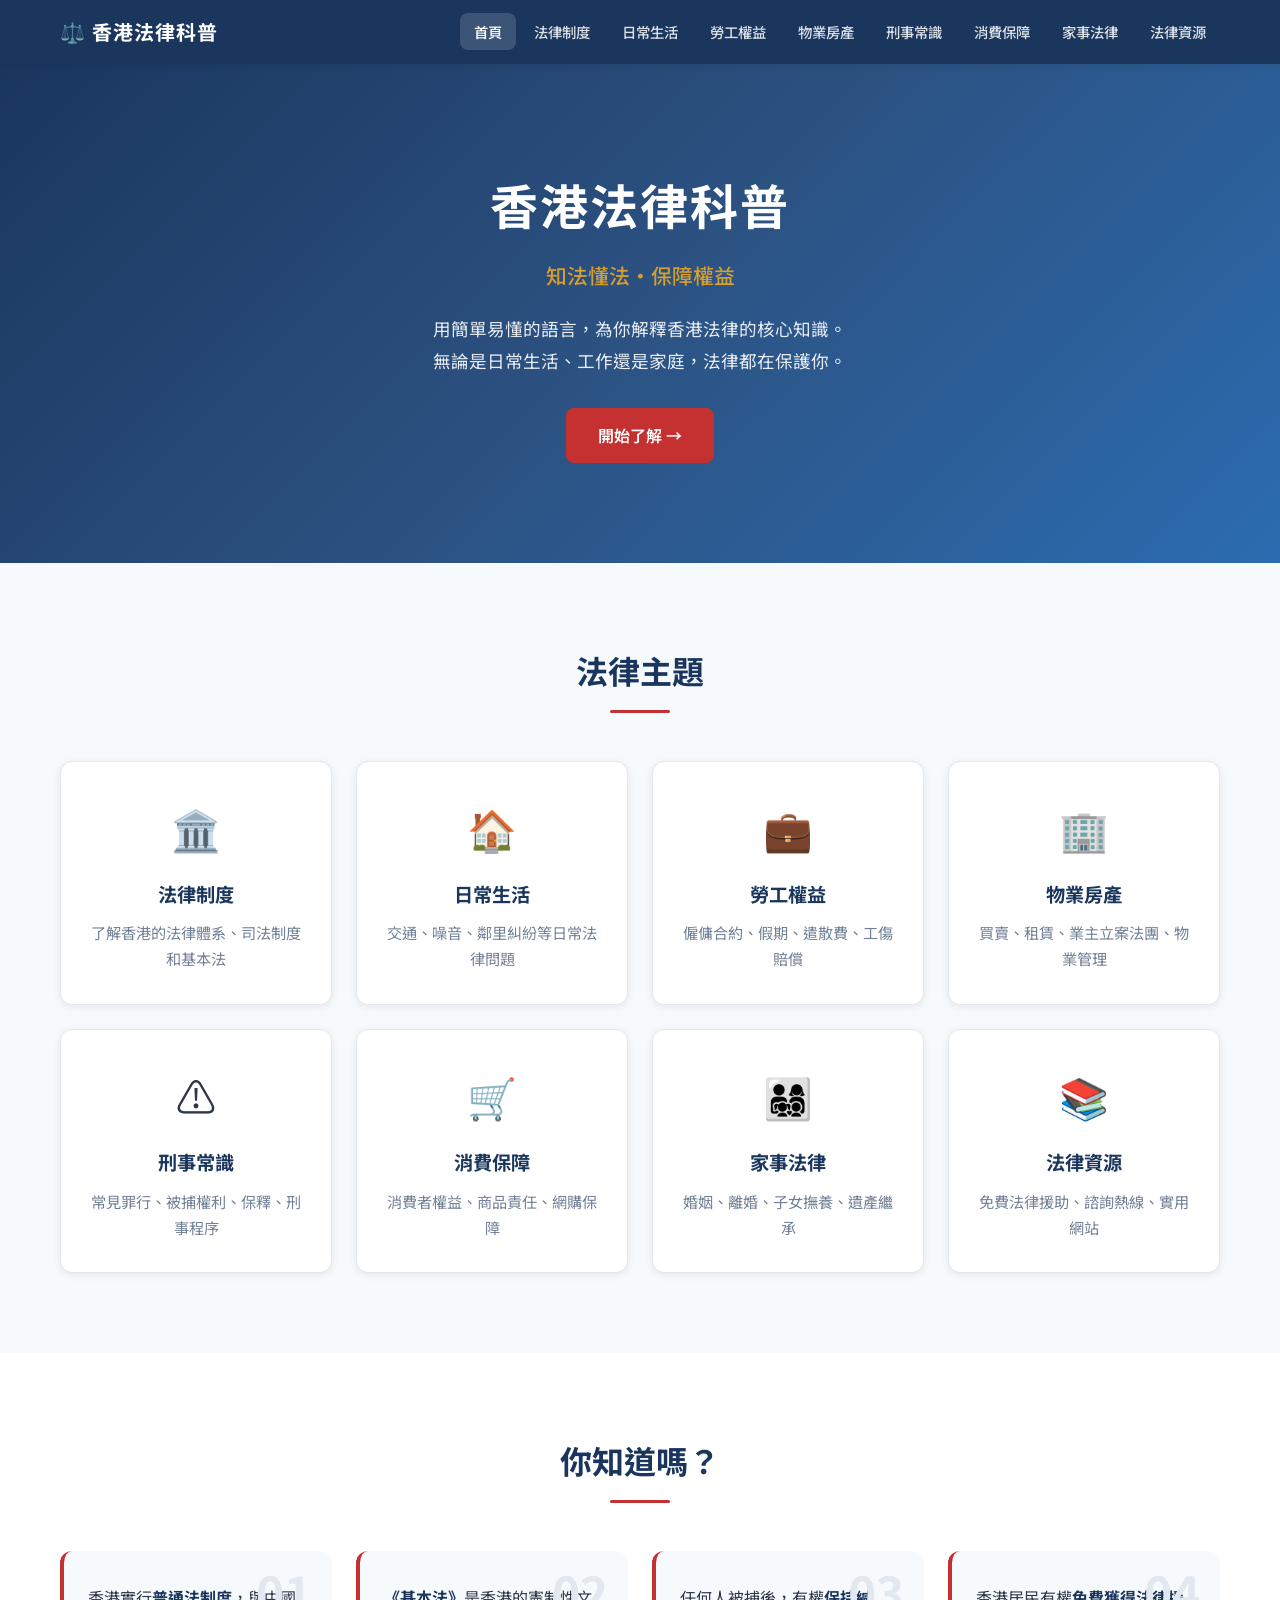
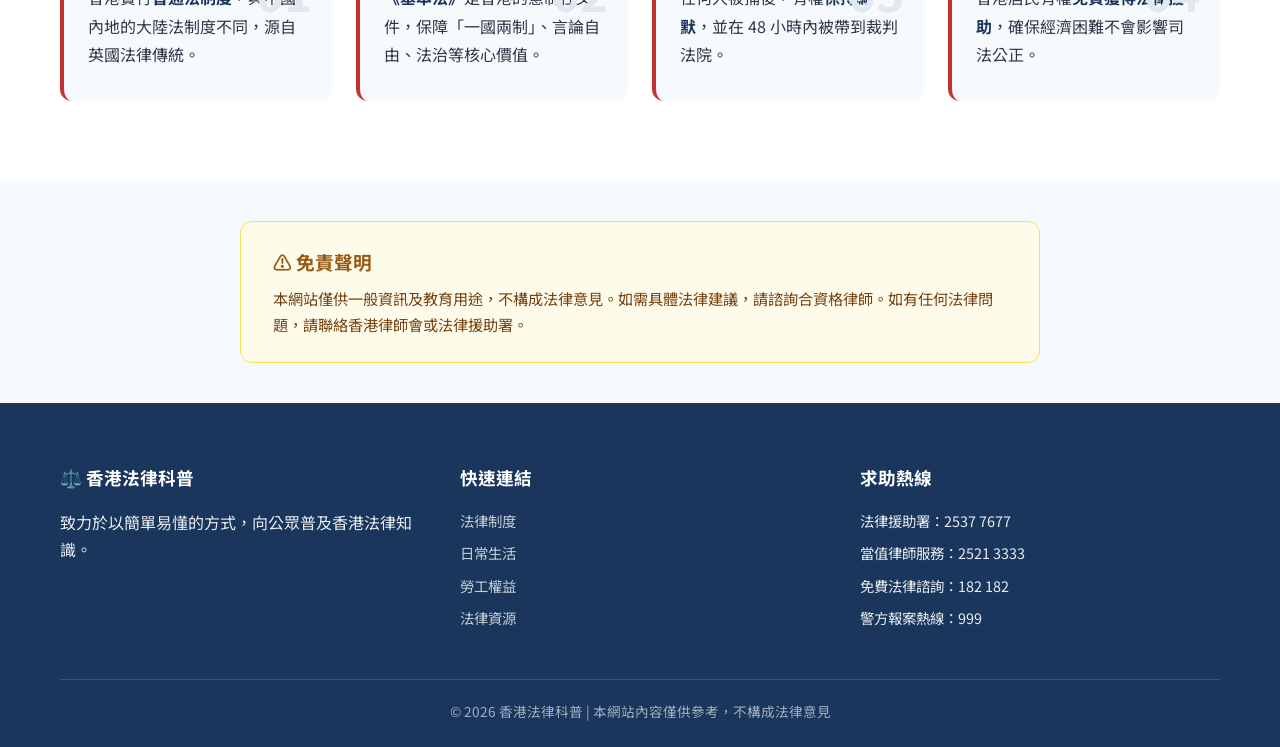
<file: index.html>
<!DOCTYPE html>
<html lang="zh-Hant">
<head>
  <meta charset="UTF-8">
  <meta name="viewport" content="width=device-width, initial-scale=1.0">
  <title>香港法律科普 - 知法懂法・保障權益</title>
  <link rel="stylesheet" href="css/style.css">
  <link rel="preconnect" href="https://fonts.googleapis.com">
  <link href="https://fonts.googleapis.com/css2?family=Noto+Sans+TC:wght@300;400;500;700&display=swap" rel="stylesheet">
</head>
<body>
  <!-- Navigation -->
  <nav class="navbar">
    <div class="container">
      <a href="index.html" class="logo">⚖️ 香港法律科普</a>
      <button class="nav-toggle" id="navToggle" aria-label="選單">
        <span></span><span></span><span></span>
      </button>
      <ul class="nav-links" id="navLinks">
        <li><a href="index.html" class="active">首頁</a></li>
        <li><a href="pages/legal-system.html">法律制度</a></li>
        <li><a href="pages/daily-law.html">日常生活</a></li>
        <li><a href="pages/employment.html">勞工權益</a></li>
        <li><a href="pages/property.html">物業房產</a></li>
        <li><a href="pages/criminal.html">刑事常識</a></li>
        <li><a href="pages/consumer.html">消費保障</a></li>
        <li><a href="pages/family.html">家事法律</a></li>
        <li><a href="pages/resources.html">法律資源</a></li>
      </ul>
    </div>
  </nav>

  <!-- Hero Section -->
  <header class="hero">
    <div class="container">
      <h1>香港法律科普</h1>
      <p class="hero-subtitle">知法懂法・保障權益</p>
      <p class="hero-desc">用簡單易懂的語言，為你解釋香港法律的核心知識。<br>無論是日常生活、工作還是家庭，法律都在保護你。</p>
      <a href="pages/legal-system.html" class="btn btn-primary">開始了解 →</a>
    </div>
  </header>

  <!-- Quick Access Cards -->
  <section class="topics">
    <div class="container">
      <h2 class="section-title">法律主題</h2>
      <div class="card-grid">
        <a href="pages/legal-system.html" class="topic-card">
          <span class="card-icon">🏛️</span>
          <h3>法律制度</h3>
          <p>了解香港的法律體系、司法制度和基本法</p>
        </a>
        <a href="pages/daily-law.html" class="topic-card">
          <span class="card-icon">🏠</span>
          <h3>日常生活</h3>
          <p>交通、噪音、鄰里糾紛等日常法律問題</p>
        </a>
        <a href="pages/employment.html" class="topic-card">
          <span class="card-icon">💼</span>
          <h3>勞工權益</h3>
          <p>僱傭合約、假期、遣散費、工傷賠償</p>
        </a>
        <a href="pages/property.html" class="topic-card">
          <span class="card-icon">🏢</span>
          <h3>物業房產</h3>
          <p>買賣、租賃、業主立案法團、物業管理</p>
        </a>
        <a href="pages/criminal.html" class="topic-card">
          <span class="card-icon">⚠️</span>
          <h3>刑事常識</h3>
          <p>常見罪行、被捕權利、保釋、刑事程序</p>
        </a>
        <a href="pages/consumer.html" class="topic-card">
          <span class="card-icon">🛒</span>
          <h3>消費保障</h3>
          <p>消費者權益、商品責任、網購保障</p>
        </a>
        <a href="pages/family.html" class="topic-card">
          <span class="card-icon">👨‍👩‍👧‍👦</span>
          <h3>家事法律</h3>
          <p>婚姻、離婚、子女撫養、遺產繼承</p>
        </a>
        <a href="pages/resources.html" class="topic-card">
          <span class="card-icon">📚</span>
          <h3>法律資源</h3>
          <p>免費法律援助、諮詢熱線、實用網站</p>
        </a>
      </div>
    </div>
  </section>

  <!-- Did You Know -->
  <section class="did-you-know">
    <div class="container">
      <h2 class="section-title">你知道嗎？</h2>
      <div class="facts-grid">
        <div class="fact-card">
          <span class="fact-number">01</span>
          <p>香港實行<strong>普通法制度</strong>，與中國內地的大陸法制度不同，源自英國法律傳統。</p>
        </div>
        <div class="fact-card">
          <span class="fact-number">02</span>
          <p><strong>《基本法》</strong>是香港的憲制性文件，保障「一國兩制」、言論自由、法治等核心價值。</p>
        </div>
        <div class="fact-card">
          <span class="fact-number">03</span>
          <p>任何人被捕後，有權<strong>保持緘默</strong>，並在 48 小時內被帶到裁判法院。</p>
        </div>
        <div class="fact-card">
          <span class="fact-number">04</span>
          <p>香港居民有權<strong>免費獲得法律援助</strong>，確保經濟困難不會影響司法公正。</p>
        </div>
      </div>
    </div>
  </section>

  <!-- Disclaimer -->
  <section class="disclaimer-section">
    <div class="container">
      <div class="disclaimer-box">
        <h3>⚠️ 免責聲明</h3>
        <p>本網站僅供一般資訊及教育用途，不構成法律意見。如需具體法律建議，請諮詢合資格律師。如有任何法律問題，請聯絡香港律師會或法律援助署。</p>
      </div>
    </div>
  </section>

  <!-- Footer -->
  <footer class="footer">
    <div class="container">
      <div class="footer-grid">
        <div>
          <h4>⚖️ 香港法律科普</h4>
          <p>致力於以簡單易懂的方式，向公眾普及香港法律知識。</p>
        </div>
        <div>
          <h4>快速連結</h4>
          <ul>
            <li><a href="pages/legal-system.html">法律制度</a></li>
            <li><a href="pages/daily-law.html">日常生活</a></li>
            <li><a href="pages/employment.html">勞工權益</a></li>
            <li><a href="pages/resources.html">法律資源</a></li>
          </ul>
        </div>
        <div>
          <h4>求助熱線</h4>
          <ul>
            <li>法律援助署：2537 7677</li>
            <li>當值律師服務：2521 3333</li>
            <li>免費法律諮詢：182 182</li>
            <li>警方報案熱線：999</li>
          </ul>
        </div>
      </div>
      <div class="footer-bottom">
        <p>© 2026 香港法律科普 | 本網站內容僅供參考，不構成法律意見</p>
      </div>
    </div>
  </footer>

  <script src="js/main.js"></script>
</body>
</html>
</file>
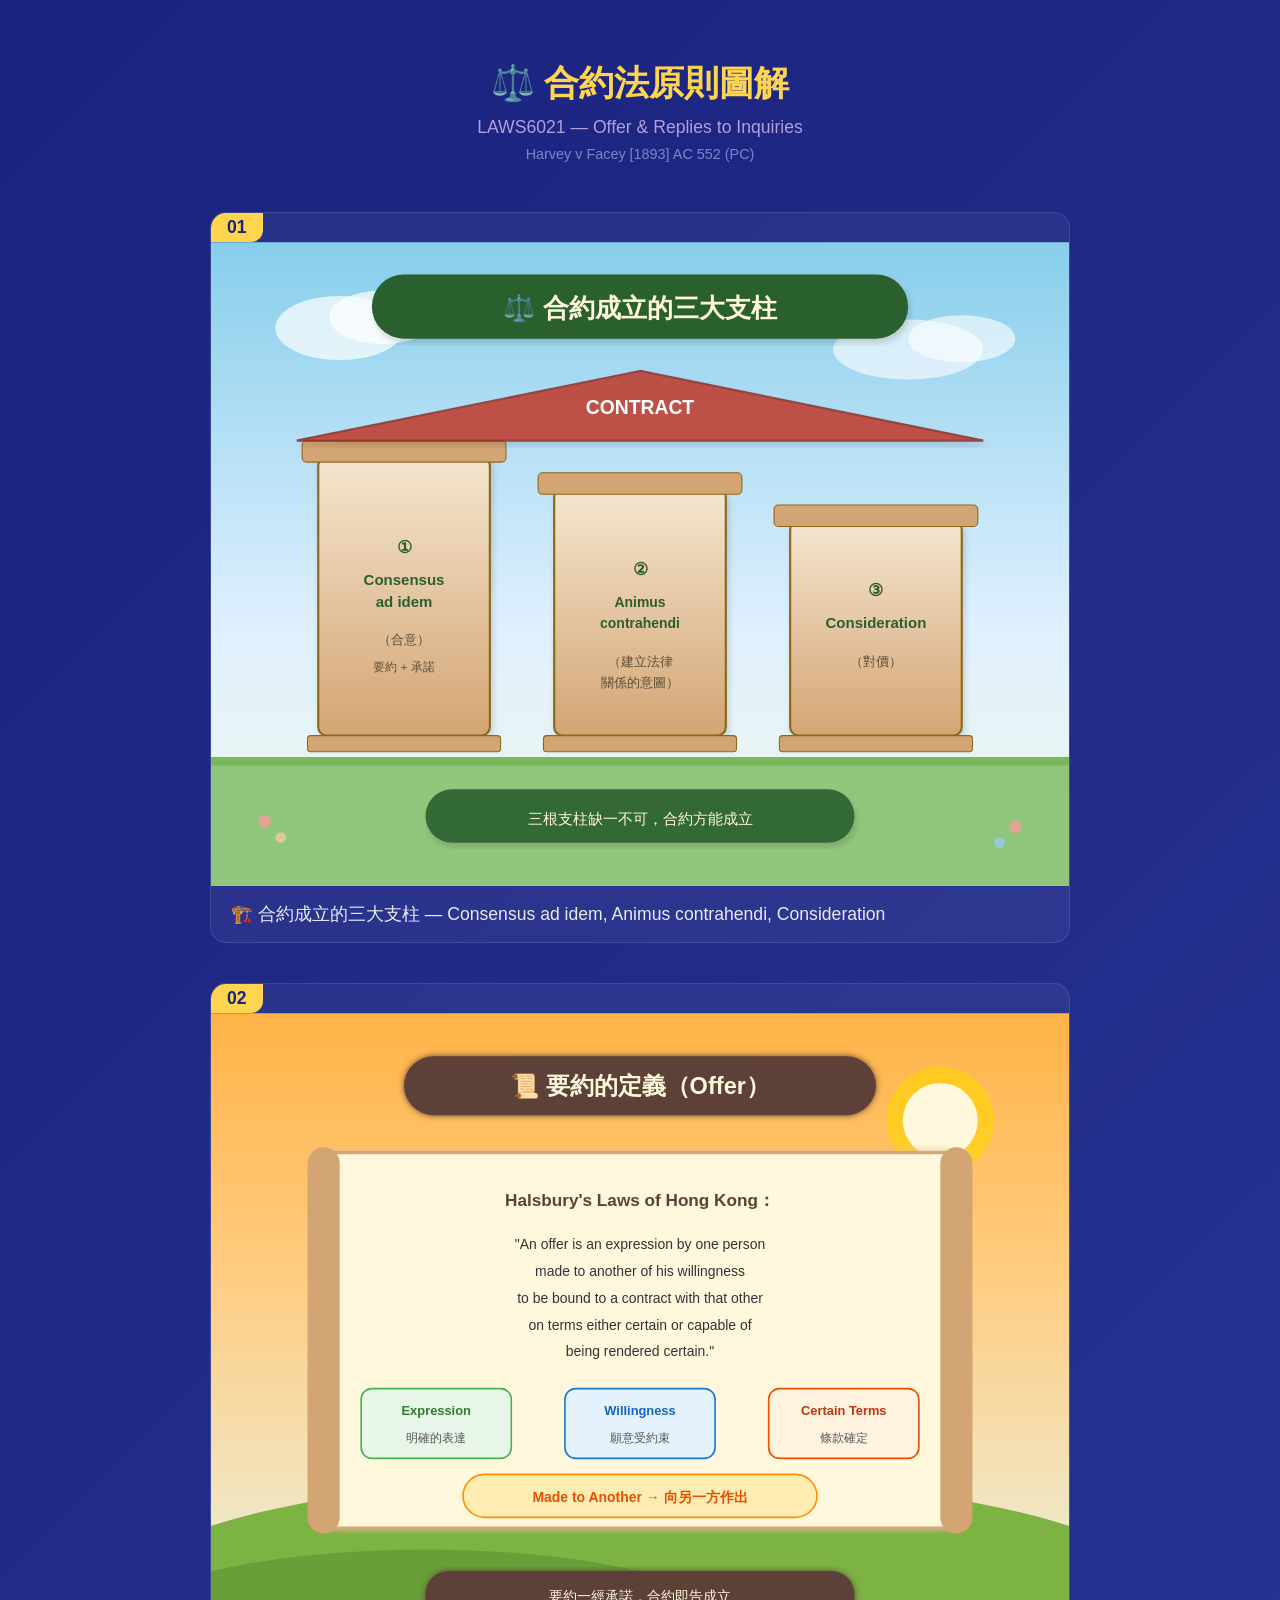
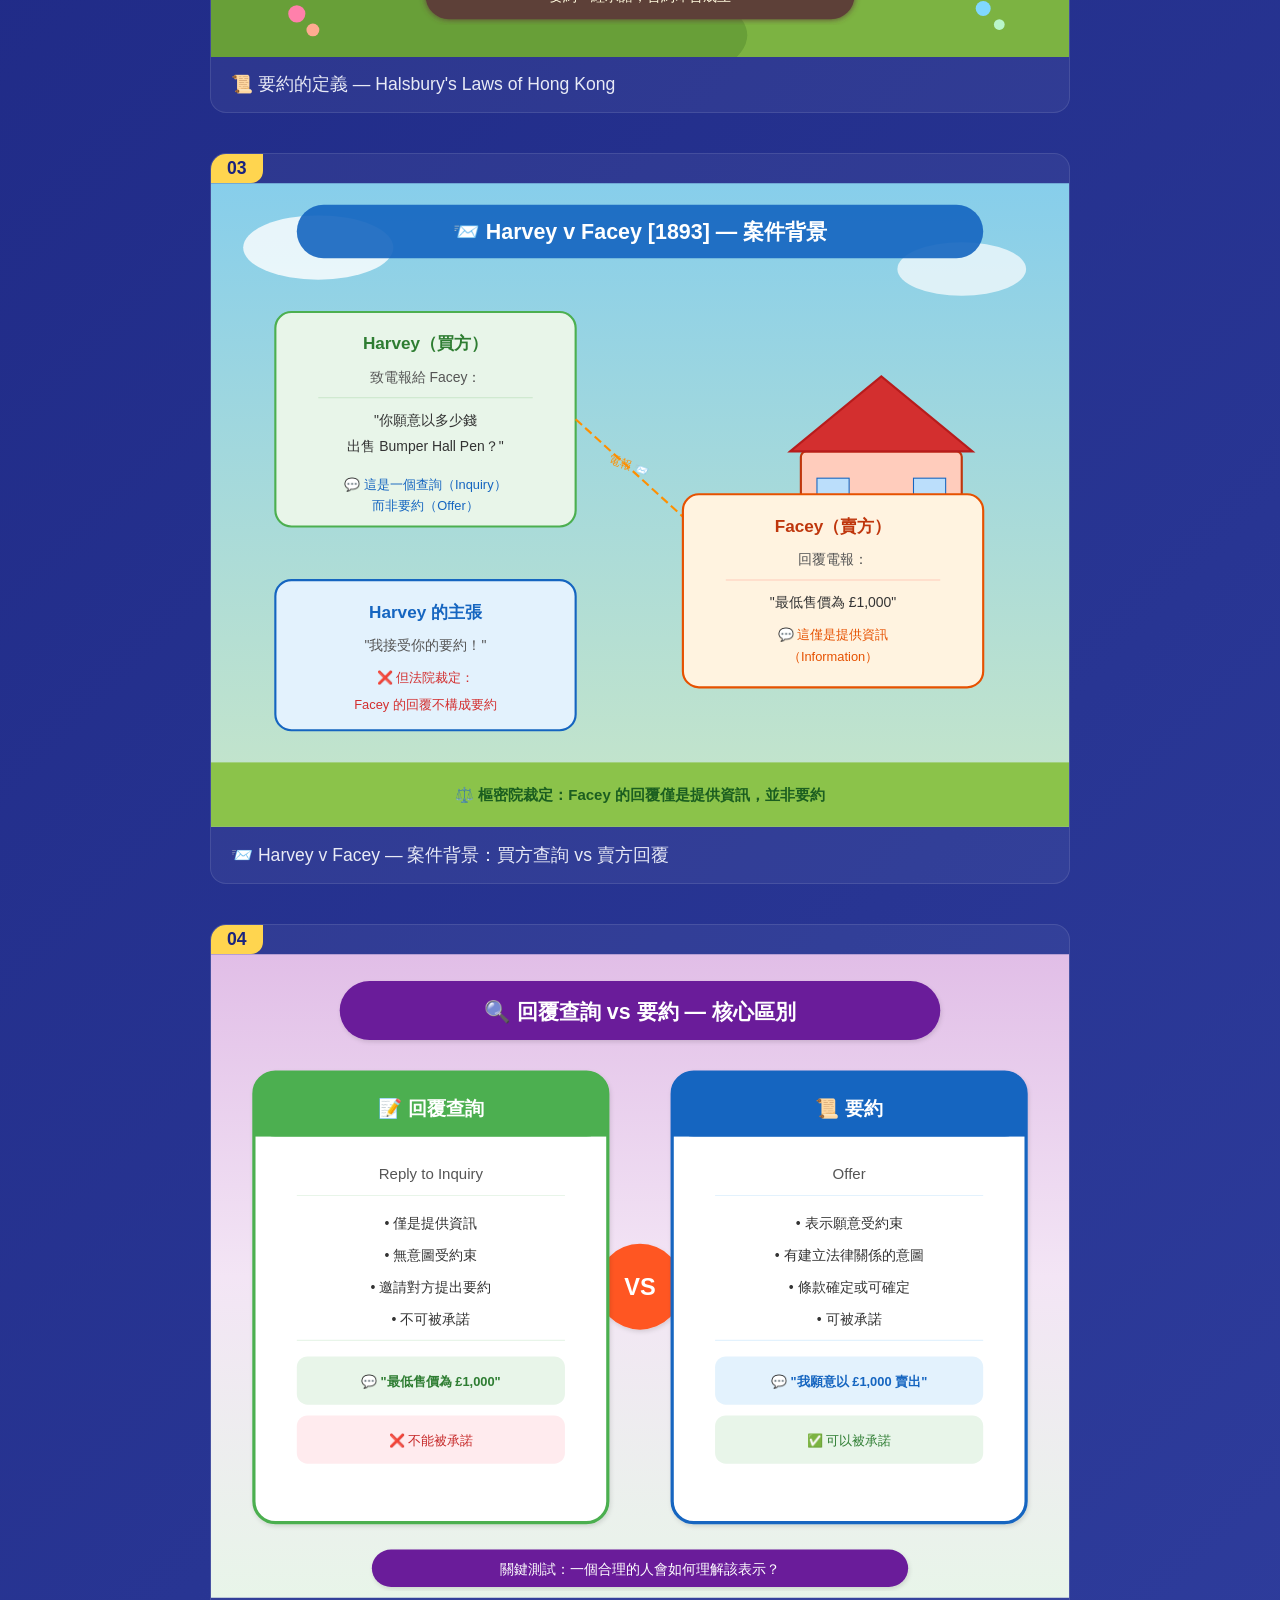
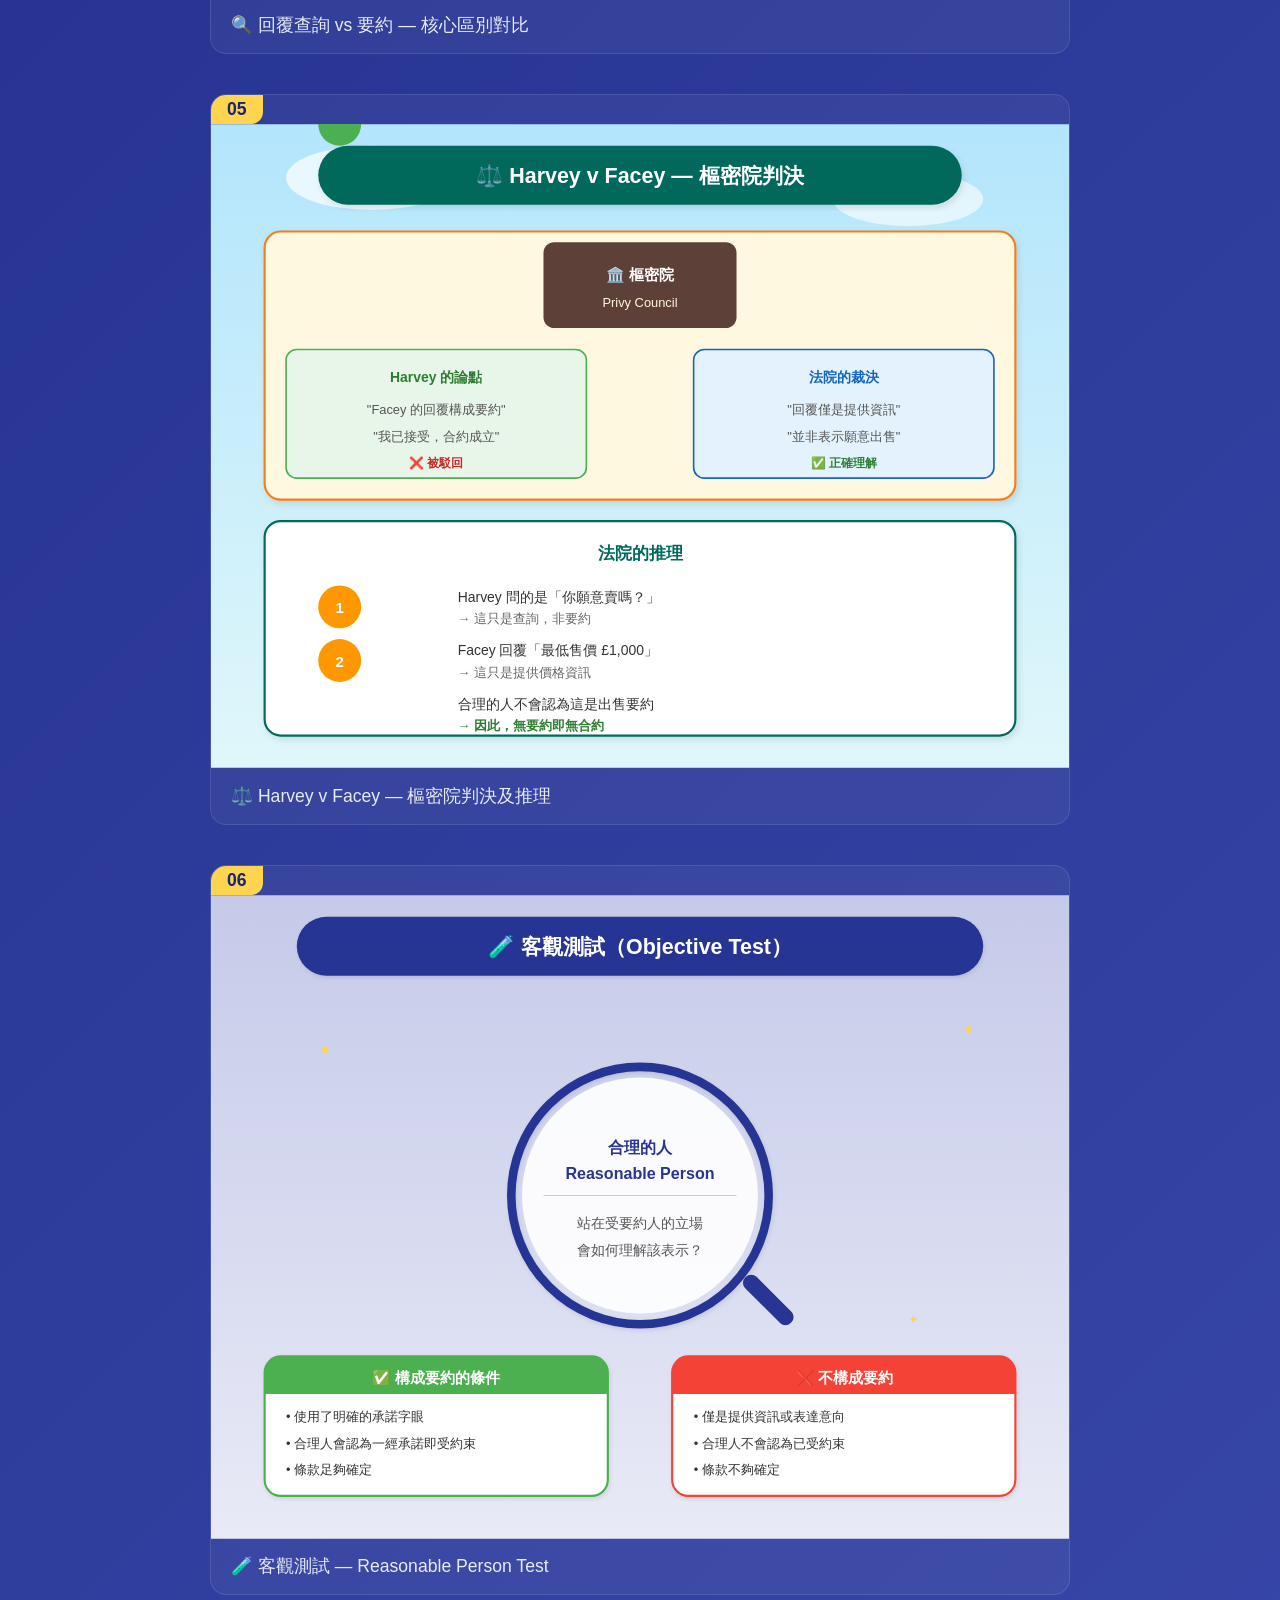
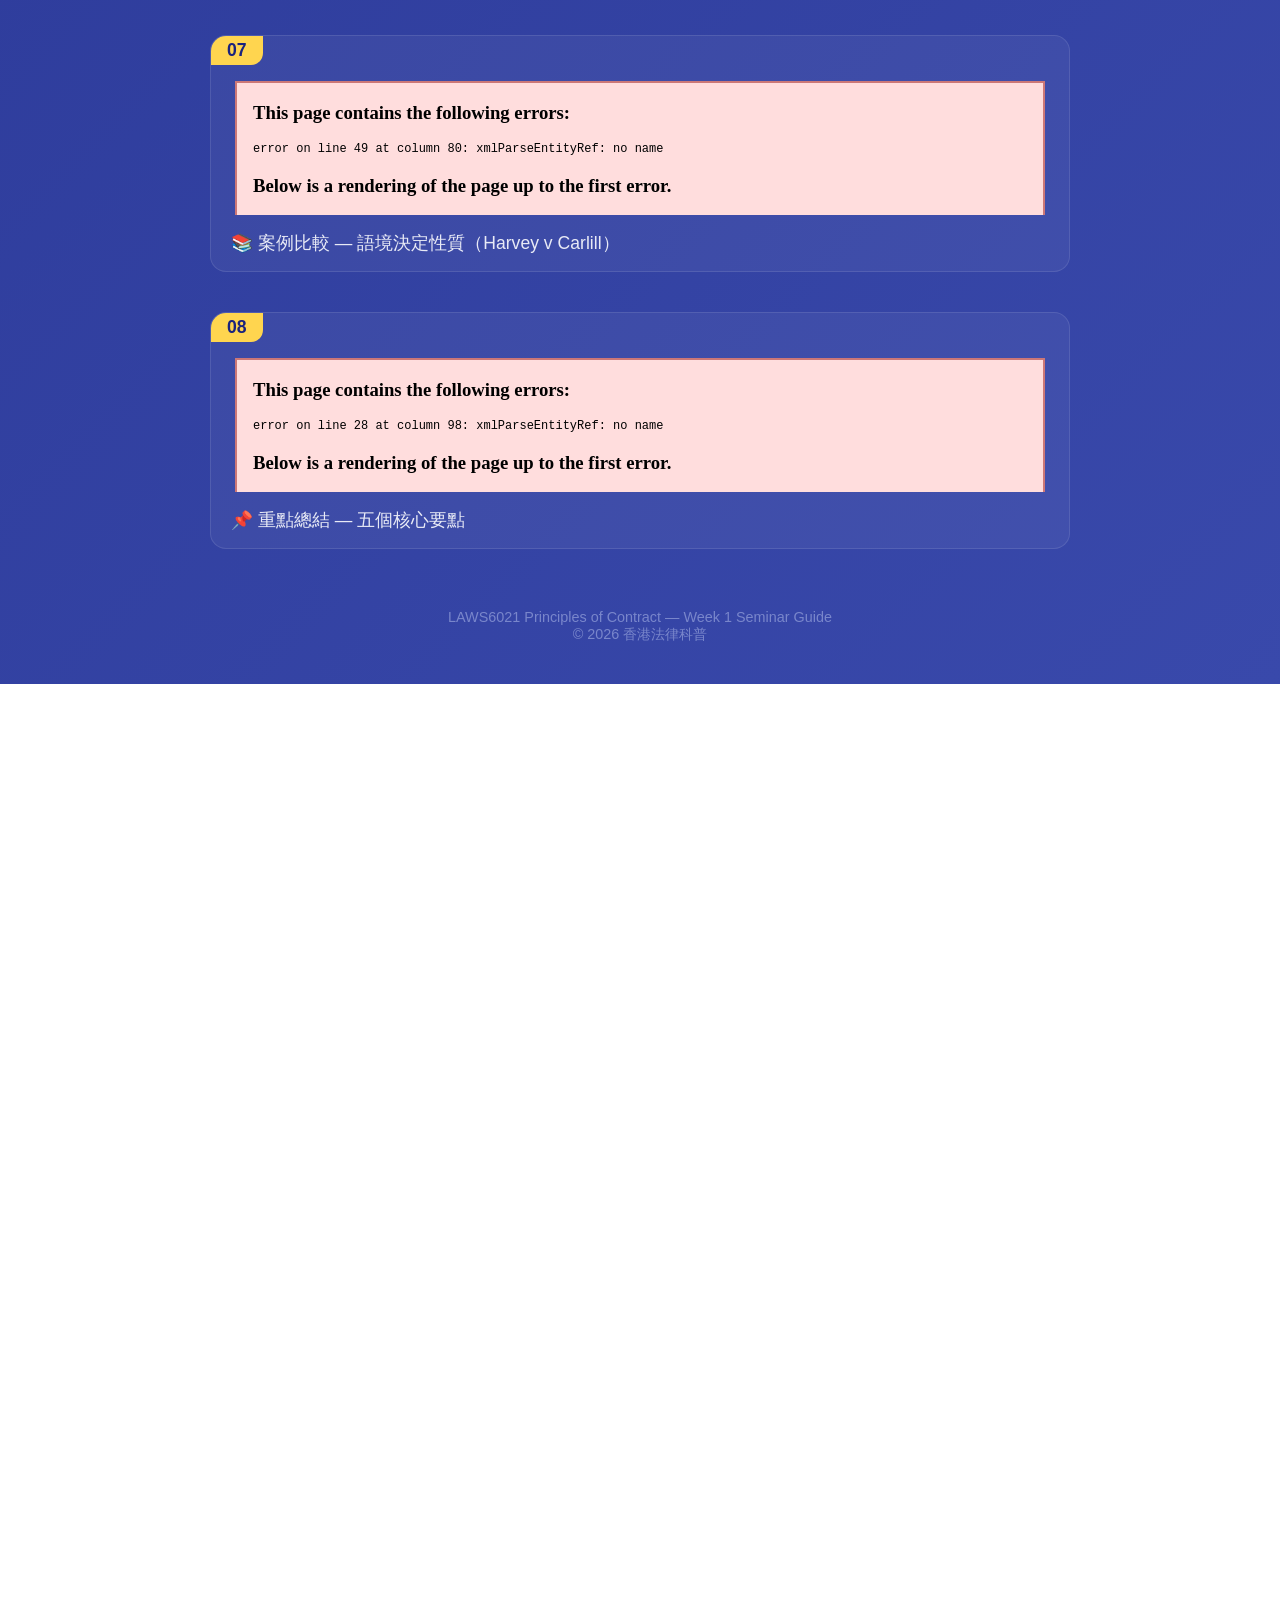
<file: contract-law-diagrams.html>
<!DOCTYPE html>
<html lang="zh-Hant">
<head>
  <meta charset="UTF-8">
  <meta name="viewport" content="width=device-width, initial-scale=1.0">
  <title>合約法原則圖解 — Offer & Replies to Inquiries</title>
  <style>
    * { box-sizing: border-box; margin: 0; padding: 0; }
    body {
      font-family: 'Noto Sans TC', -apple-system, sans-serif;
      background: linear-gradient(135deg, #1A237E 0%, #283593 50%, #3949AB 100%);
      color: white;
      min-height: 100vh;
    }
    .header {
      text-align: center;
      padding: 60px 20px 30px;
    }
    .header h1 {
      font-size: 2.2rem;
      color: #FFD54F;
      margin-bottom: 10px;
    }
    .header p {
      color: #B39DDB;
      font-size: 1.1rem;
    }
    .gallery {
      max-width: 900px;
      margin: 0 auto;
      padding: 20px;
      display: flex;
      flex-direction: column;
      gap: 40px;
    }
    .card {
      background: rgba(255,255,255,0.05);
      border-radius: 16px;
      overflow: hidden;
      border: 1px solid rgba(255,255,255,0.1);
      transition: transform 0.3s;
    }
    .card:hover {
      transform: translateY(-4px);
    }
    .card-number {
      background: #FFD54F;
      color: #1A237E;
      display: inline-block;
      padding: 4px 16px;
      border-radius: 0 0 12px 0;
      font-weight: bold;
      font-size: 1.1rem;
    }
    .card img, .card object {
      width: 100%;
      display: block;
    }
    .card-title {
      padding: 16px 20px;
      font-size: 1.1rem;
      color: #E8EAF6;
    }
    .footer {
      text-align: center;
      padding: 40px 20px;
      color: #7986CB;
      font-size: 0.9rem;
    }
    @media (max-width: 600px) {
      .header h1 { font-size: 1.5rem; }
      .gallery { padding: 10px; gap: 24px; }
    }
  </style>
</head>
<body>
  <div class="header">
    <h1>⚖️ 合約法原則圖解</h1>
    <p>LAWS6021 — Offer & Replies to Inquiries</p>
    <p style="margin-top:8px;font-size:0.9rem;color:#7986CB;">Harvey v Facey [1893] AC 552 (PC)</p>
  </div>

  <div class="gallery">
    <div class="card">
      <span class="card-number">01</span>
      <object data="images/01-three-pillars.svg" type="image/svg+xml"></object>
      <div class="card-title">🏗️ 合約成立的三大支柱 — Consensus ad idem, Animus contrahendi, Consideration</div>
    </div>
    <div class="card">
      <span class="card-number">02</span>
      <object data="images/02-offer-definition.svg" type="image/svg+xml"></object>
      <div class="card-title">📜 要約的定義 — Halsbury's Laws of Hong Kong</div>
    </div>
    <div class="card">
      <span class="card-number">03</span>
      <object data="images/03-harvey-v-facey-bg.svg" type="image/svg+xml"></object>
      <div class="card-title">📨 Harvey v Facey — 案件背景：買方查詢 vs 賣方回覆</div>
    </div>
    <div class="card">
      <span class="card-number">04</span>
      <object data="images/04-inquiry-vs-offer.svg" type="image/svg+xml"></object>
      <div class="card-title">🔍 回覆查詢 vs 要約 — 核心區別對比</div>
    </div>
    <div class="card">
      <span class="card-number">05</span>
      <object data="images/05-harvey-judgment.svg" type="image/svg+xml"></object>
      <div class="card-title">⚖️ Harvey v Facey — 樞密院判決及推理</div>
    </div>
    <div class="card">
      <span class="card-number">06</span>
      <object data="images/06-objective-test.svg" type="image/svg+xml"></object>
      <div class="card-title">🧪 客觀測試 — Reasonable Person Test</div>
    </div>
    <div class="card">
      <span class="card-number">07</span>
      <object data="images/07-context-matters.svg" type="image/svg+xml"></object>
      <div class="card-title">📚 案例比較 — 語境決定性質（Harvey v Carlill）</div>
    </div>
    <div class="card">
      <span class="card-number">08</span>
      <object data="images/08-key-takeaways.svg" type="image/svg+xml"></object>
      <div class="card-title">📌 重點總結 — 五個核心要點</div>
    </div>
  </div>

  <div class="footer">
    <p>LAWS6021 Principles of Contract — Week 1 Seminar Guide</p>
    <p>© 2026 香港法律科普</p>
  </div>
</body>
</html>
</file>
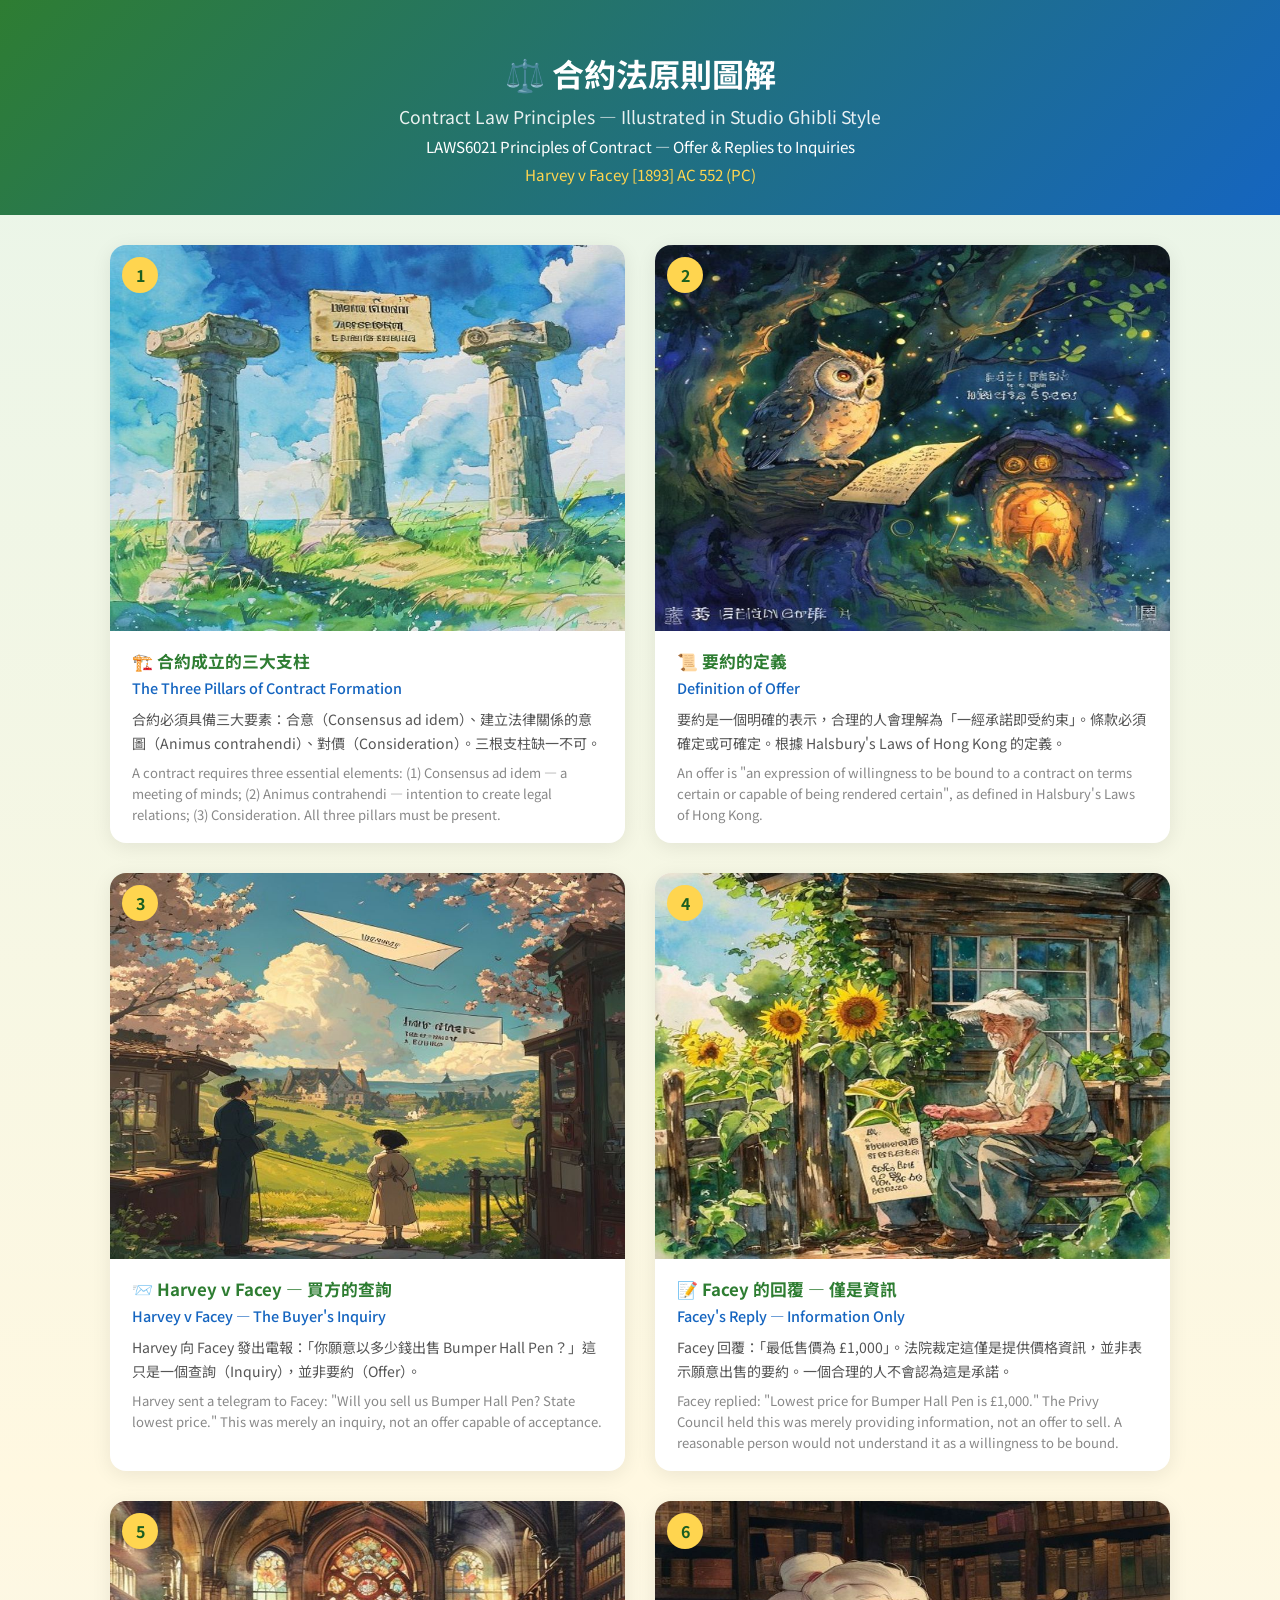
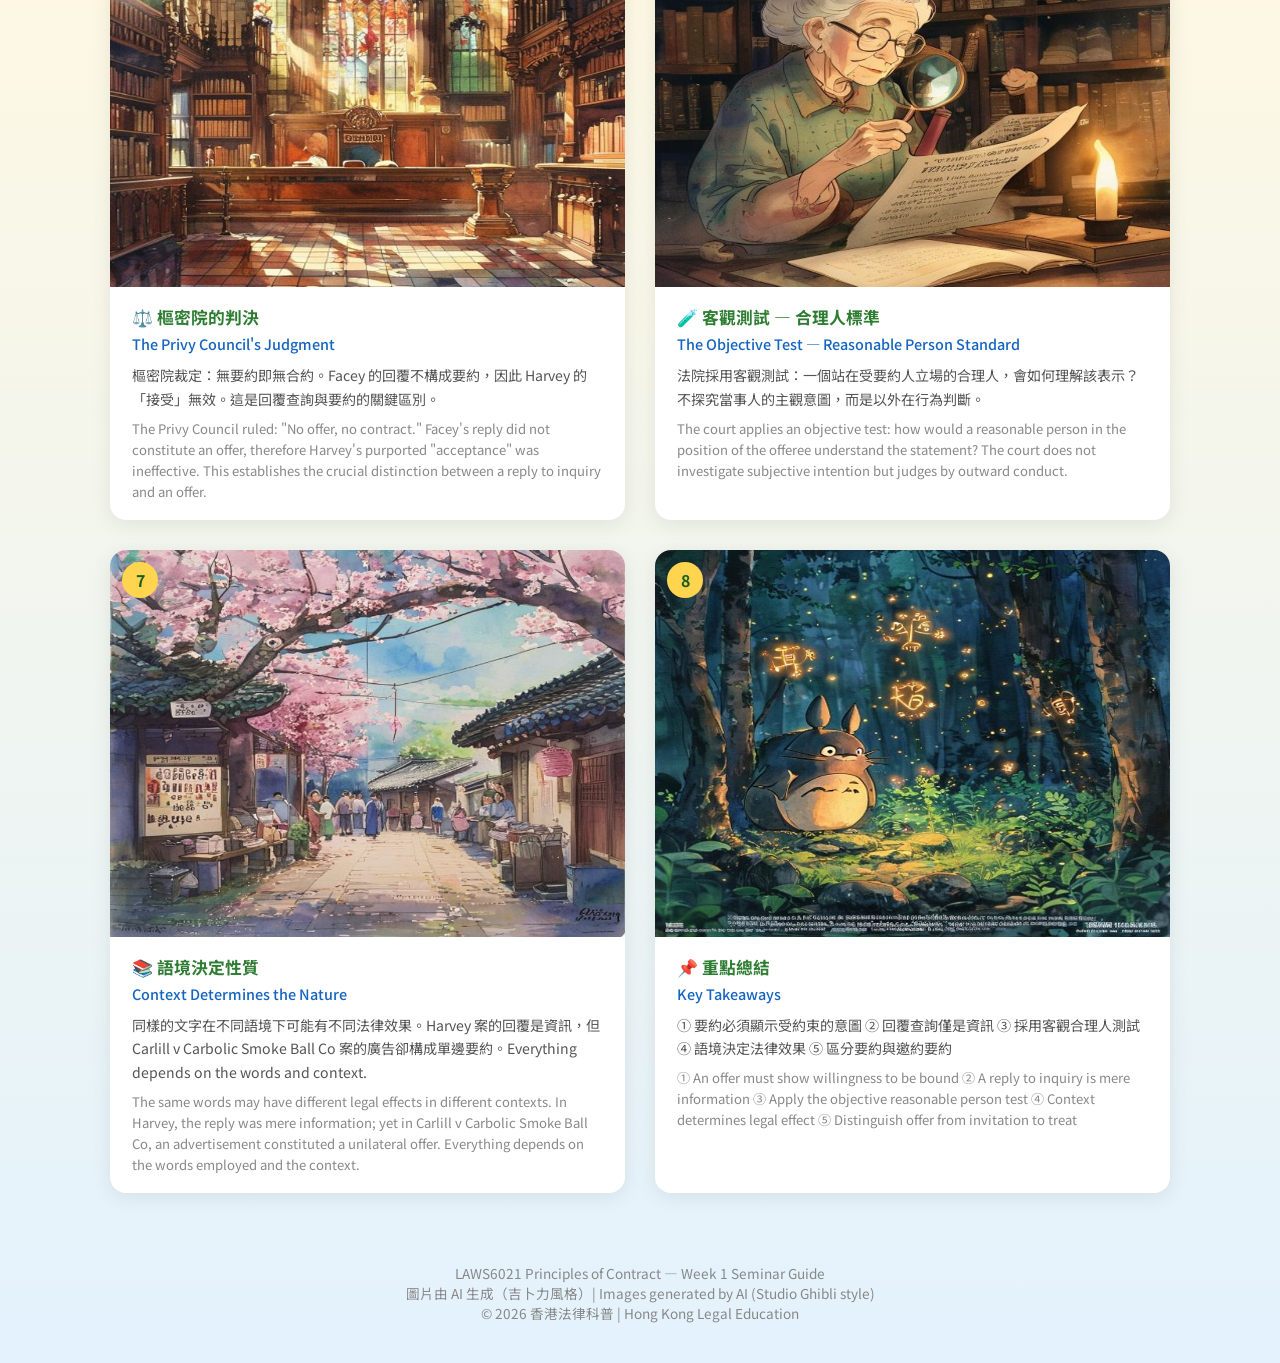
<file: contract-law-gallery.html>
<!DOCTYPE html>
<html lang="zh-Hant">
<head>
  <meta charset="UTF-8">
  <meta name="viewport" content="width=device-width, initial-scale=1.0">
  <title>合約法原則圖解 — 吉卜力風格 | Contract Law Principles</title>
  <link href="https://fonts.googleapis.com/css2?family=Noto+Sans+TC:wght@300;400;500;700&display=swap" rel="stylesheet">
  <style>
    * { box-sizing: border-box; margin: 0; padding: 0; }
    body {
      font-family: 'Noto Sans TC', sans-serif;
      background: linear-gradient(180deg, #e8f5e9 0%, #fff8e1 50%, #e3f2fd 100%);
      min-height: 100vh;
    }
    .header {
      text-align: center;
      padding: 50px 20px 30px;
      background: linear-gradient(135deg, #2e7d32, #1565c0);
      color: white;
    }
    .header h1 { font-size: 2rem; margin-bottom: 8px; }
    .header .en { font-size: 1.1rem; opacity: 0.9; margin-bottom: 6px; }
    .header .case { color: #ffd54f; margin-top: 6px; font-size: 0.95rem; }
    .gallery {
      max-width: 1100px;
      margin: 0 auto;
      padding: 30px 20px;
      display: grid;
      grid-template-columns: repeat(auto-fit, minmax(480px, 1fr));
      gap: 30px;
    }
    .card {
      background: white;
      border-radius: 16px;
      overflow: hidden;
      box-shadow: 0 4px 20px rgba(0,0,0,0.08);
      transition: transform 0.3s, box-shadow 0.3s;
    }
    .card:hover {
      transform: translateY(-6px);
      box-shadow: 0 8px 30px rgba(0,0,0,0.15);
    }
    .card-num {
      position: absolute;
      background: #ffd54f;
      color: #1b5e20;
      width: 36px; height: 36px;
      border-radius: 50%;
      display: flex; align-items: center; justify-content: center;
      font-weight: bold; font-size: 1rem;
      margin: 12px; z-index: 1;
    }
    .card img {
      width: 100%;
      display: block;
      aspect-ratio: 4/3;
      object-fit: cover;
    }
    .card-body {
      padding: 18px 22px;
      position: relative;
    }
    .card-body h3 {
      font-size: 1.05rem;
      color: #2e7d32;
      margin-bottom: 4px;
    }
    .card-body .en-title {
      font-size: 0.9rem;
      color: #1565c0;
      margin-bottom: 10px;
      font-weight: 500;
    }
    .card-body .desc {
      font-size: 0.88rem;
      color: #555;
      line-height: 1.7;
      margin-bottom: 6px;
    }
    .card-body .desc-en {
      font-size: 0.82rem;
      color: #888;
      line-height: 1.6;
    }
    .footer {
      text-align: center;
      padding: 40px 20px;
      color: #888;
      font-size: 0.85rem;
    }
    @media (max-width: 520px) {
      .gallery { grid-template-columns: 1fr; padding: 16px; gap: 20px; }
      .header h1 { font-size: 1.4rem; }
    }
  </style>
</head>
<body>
  <div class="header">
    <h1>⚖️ 合約法原則圖解</h1>
    <p class="en">Contract Law Principles — Illustrated in Studio Ghibli Style</p>
    <p style="font-size:0.95rem;">LAWS6021 Principles of Contract — Offer & Replies to Inquiries</p>
    <p class="case">Harvey v Facey [1893] AC 552 (PC)</p>
  </div>

  <div class="gallery">
    <div class="card" style="position:relative">
      <span class="card-num">1</span>
      <img src="images/ghibli/01-three-pillars.jpg" alt="三大支柱 Three Pillars">
      <div class="card-body">
        <h3>🏗️ 合約成立的三大支柱</h3>
        <div class="en-title">The Three Pillars of Contract Formation</div>
        <p class="desc">合約必須具備三大要素：合意（Consensus ad idem）、建立法律關係的意圖（Animus contrahendi）、對價（Consideration）。三根支柱缺一不可。</p>
        <p class="desc-en">A contract requires three essential elements: (1) Consensus ad idem — a meeting of minds; (2) Animus contrahendi — intention to create legal relations; (3) Consideration. All three pillars must be present.</p>
      </div>
    </div>

    <div class="card" style="position:relative">
      <span class="card-num">2</span>
      <img src="images/ghibli/02-offer-definition.jpg" alt="要約定義 Offer Definition">
      <div class="card-body">
        <h3>📜 要約的定義</h3>
        <div class="en-title">Definition of Offer</div>
        <p class="desc">要約是一個明確的表示，合理的人會理解為「一經承諾即受約束」。條款必須確定或可確定。根據 Halsbury's Laws of Hong Kong 的定義。</p>
        <p class="desc-en">An offer is "an expression of willingness to be bound to a contract on terms certain or capable of being rendered certain", as defined in Halsbury's Laws of Hong Kong.</p>
      </div>
    </div>

    <div class="card" style="position:relative">
      <span class="card-num">3</span>
      <img src="images/ghibli/03-harvey-telegram.jpg" alt="Harvey 的查詢 The Inquiry">
      <div class="card-body">
        <h3>📨 Harvey v Facey — 買方的查詢</h3>
        <div class="en-title">Harvey v Facey — The Buyer's Inquiry</div>
        <p class="desc">Harvey 向 Facey 發出電報：「你願意以多少錢出售 Bumper Hall Pen？」這只是一個查詢（Inquiry），並非要約（Offer）。</p>
        <p class="desc-en">Harvey sent a telegram to Facey: "Will you sell us Bumper Hall Pen? State lowest price." This was merely an inquiry, not an offer capable of acceptance.</p>
      </div>
    </div>

    <div class="card" style="position:relative">
      <span class="card-num">4</span>
      <img src="images/ghibli/04-facey-reply.jpg" alt="Facey 的回覆 The Reply">
      <div class="card-body">
        <h3>📝 Facey 的回覆 — 僅是資訊</h3>
        <div class="en-title">Facey's Reply — Information Only</div>
        <p class="desc">Facey 回覆：「最低售價為 £1,000」。法院裁定這僅是提供價格資訊，並非表示願意出售的要約。一個合理的人不會認為這是承諾。</p>
        <p class="desc-en">Facey replied: "Lowest price for Bumper Hall Pen is £1,000." The Privy Council held this was merely providing information, not an offer to sell. A reasonable person would not understand it as a willingness to be bound.</p>
      </div>
    </div>

    <div class="card" style="position:relative">
      <span class="card-num">5</span>
      <img src="images/ghibli/05-court-judgment.jpg" alt="樞密院判決 Judgment">
      <div class="card-body">
        <h3>⚖️ 樞密院的判決</h3>
        <div class="en-title">The Privy Council's Judgment</div>
        <p class="desc">樞密院裁定：無要約即無合約。Facey 的回覆不構成要約，因此 Harvey 的「接受」無效。這是回覆查詢與要約的關鍵區別。</p>
        <p class="desc-en">The Privy Council ruled: "No offer, no contract." Facey's reply did not constitute an offer, therefore Harvey's purported "acceptance" was ineffective. This establishes the crucial distinction between a reply to inquiry and an offer.</p>
      </div>
    </div>

    <div class="card" style="position:relative">
      <span class="card-num">6</span>
      <img src="images/ghibli/06-objective-test.jpg" alt="客觀測試 Objective Test">
      <div class="card-body">
        <h3>🧪 客觀測試 — 合理人標準</h3>
        <div class="en-title">The Objective Test — Reasonable Person Standard</div>
        <p class="desc">法院採用客觀測試：一個站在受要約人立場的合理人，會如何理解該表示？不探究當事人的主觀意圖，而是以外在行為判斷。</p>
        <p class="desc-en">The court applies an objective test: how would a reasonable person in the position of the offeree understand the statement? The court does not investigate subjective intention but judges by outward conduct.</p>
      </div>
    </div>

    <div class="card" style="position:relative">
      <span class="card-num">7</span>
      <img src="images/ghibli/07-context-matters.jpg" alt="語境決定性質 Context Matters">
      <div class="card-body">
        <h3>📚 語境決定性質</h3>
        <div class="en-title">Context Determines the Nature</div>
        <p class="desc">同樣的文字在不同語境下可能有不同法律效果。Harvey 案的回覆是資訊，但 Carlill v Carbolic Smoke Ball Co 案的廣告卻構成單邊要約。Everything depends on the words and context.</p>
        <p class="desc-en">The same words may have different legal effects in different contexts. In Harvey, the reply was mere information; yet in Carlill v Carbolic Smoke Ball Co, an advertisement constituted a unilateral offer. Everything depends on the words employed and the context.</p>
      </div>
    </div>

    <div class="card" style="position:relative">
      <span class="card-num">8</span>
      <img src="images/ghibli/08-key-takeaways.jpg" alt="重點總結 Key Takeaways">
      <div class="card-body">
        <h3>📌 重點總結</h3>
        <div class="en-title">Key Takeaways</div>
        <p class="desc">① 要約必須顯示受約束的意圖 ② 回覆查詢僅是資訊 ③ 採用客觀合理人測試 ④ 語境決定法律效果 ⑤ 區分要約與邀約要約</p>
        <p class="desc-en">① An offer must show willingness to be bound ② A reply to inquiry is mere information ③ Apply the objective reasonable person test ④ Context determines legal effect ⑤ Distinguish offer from invitation to treat</p>
      </div>
    </div>
  </div>

  <div class="footer">
    <p>LAWS6021 Principles of Contract — Week 1 Seminar Guide</p>
    <p>圖片由 AI 生成（吉卜力風格）| Images generated by AI (Studio Ghibli style)</p>
    <p>© 2026 香港法律科普 | Hong Kong Legal Education</p>
  </div>
</body>
</html>
</file>
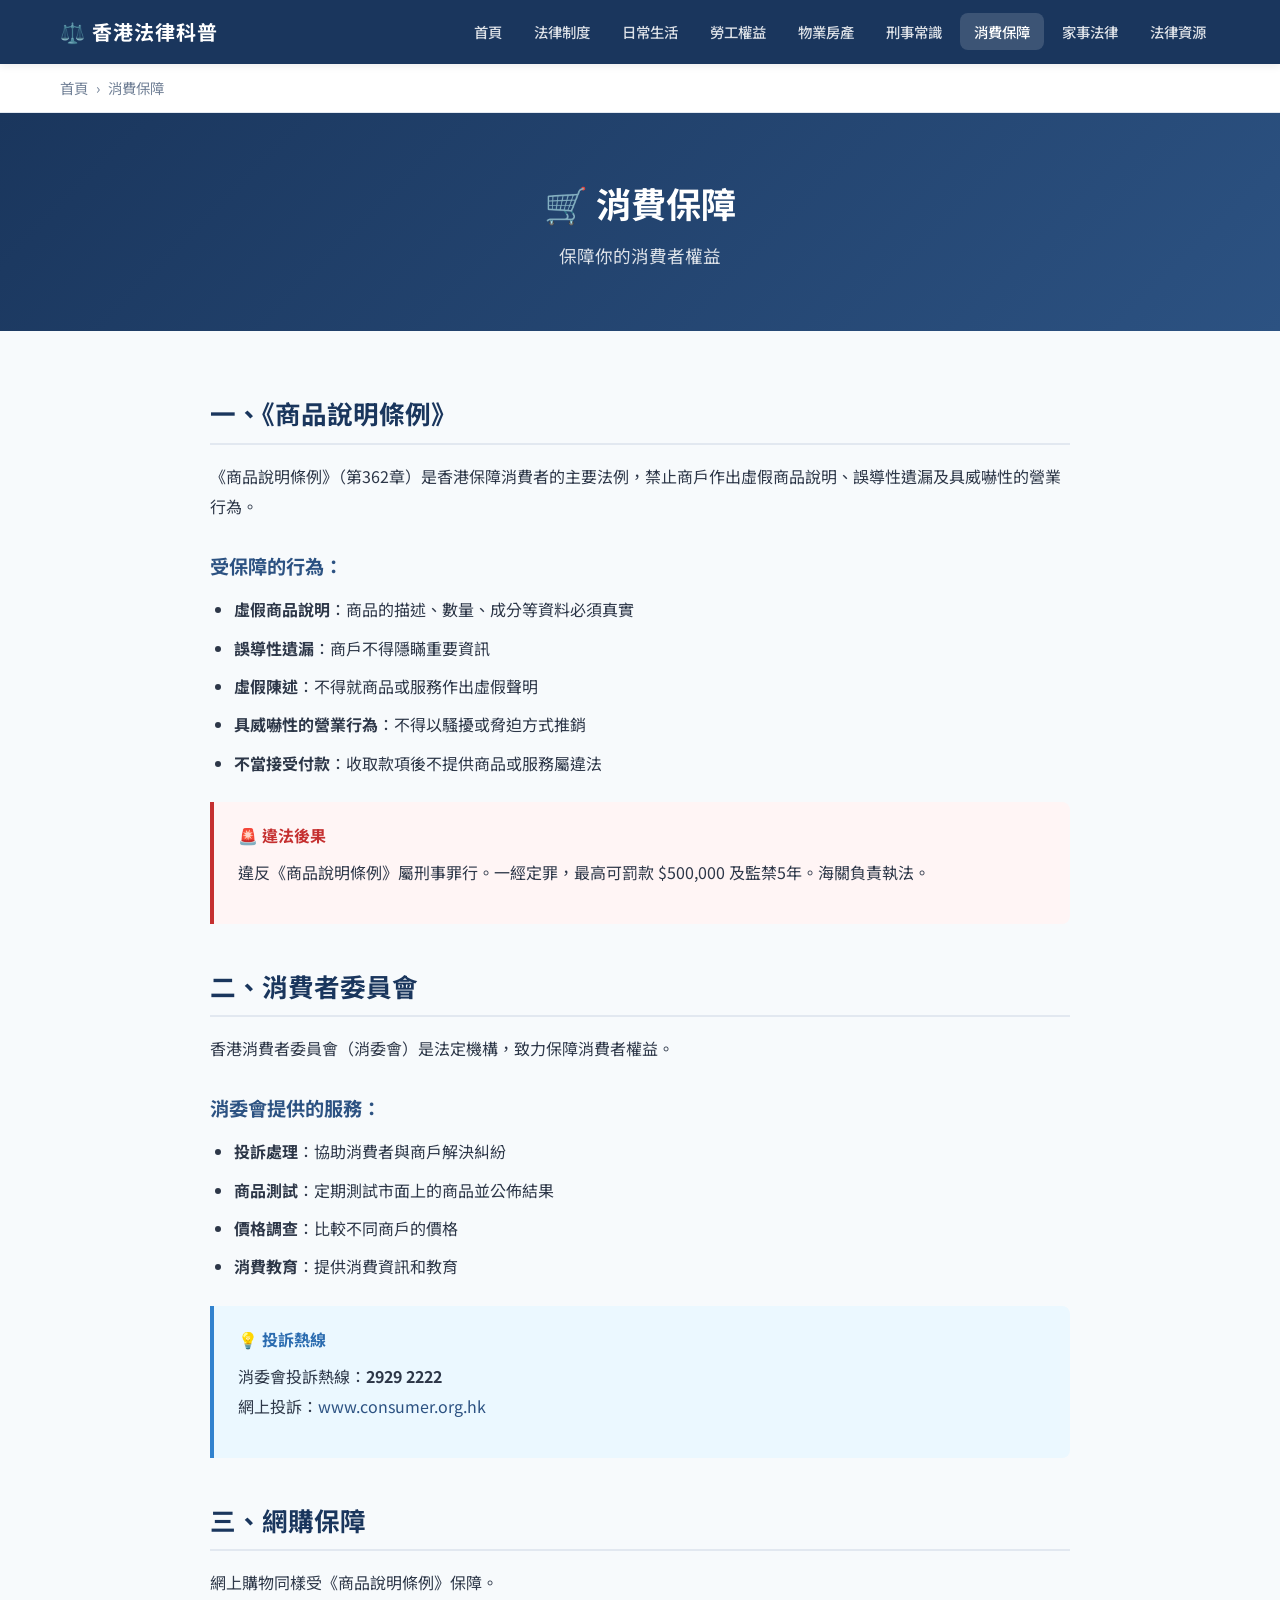
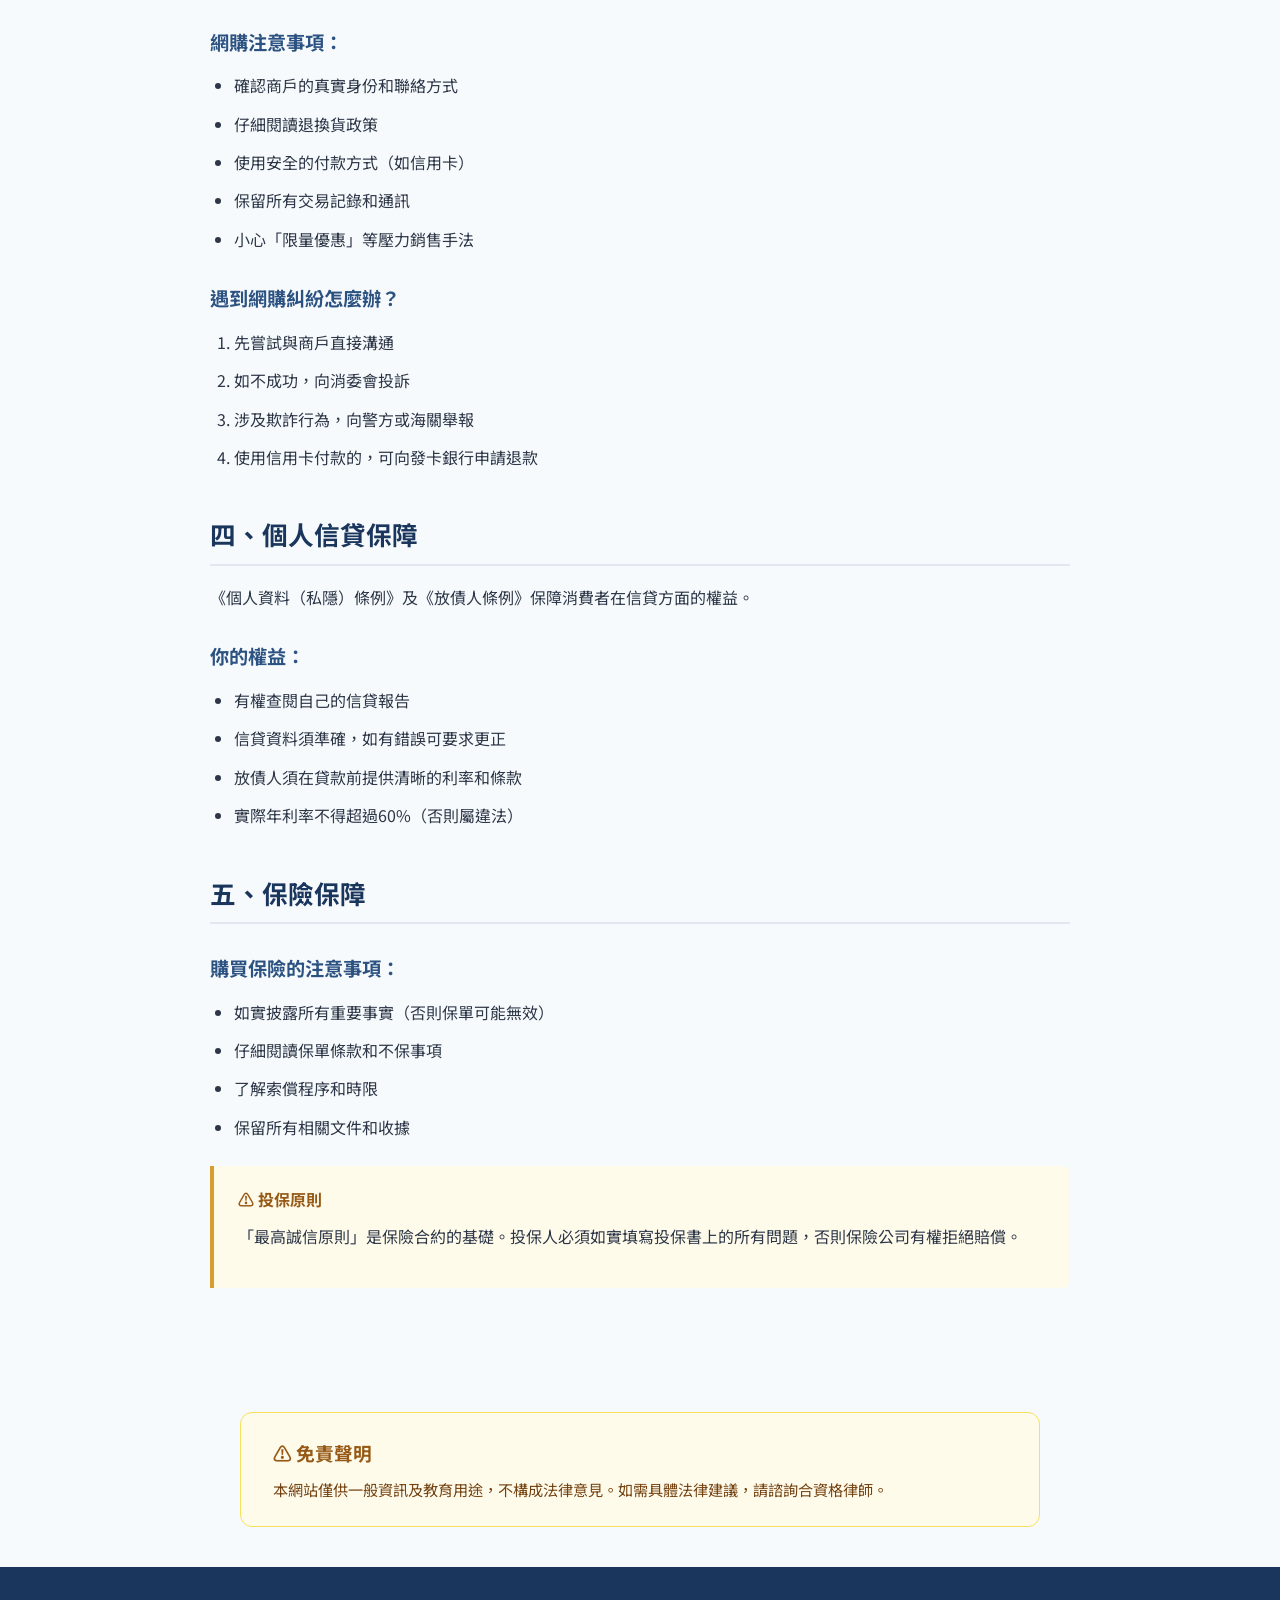
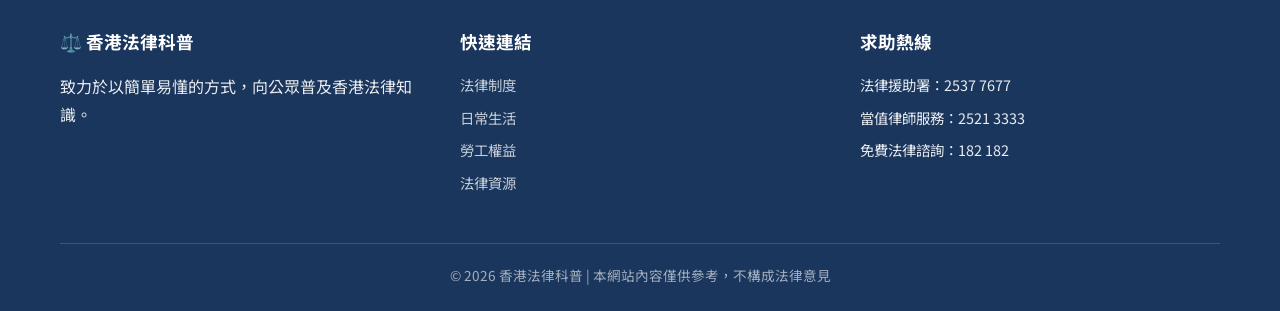
<file: pages/consumer.html>
<!DOCTYPE html>
<html lang="zh-Hant">
<head>
  <meta charset="UTF-8">
  <meta name="viewport" content="width=device-width, initial-scale=1.0">
  <title>消費保障 - 香港法律科普</title>
  <link rel="stylesheet" href="../css/style.css">
  <link href="https://fonts.googleapis.com/css2?family=Noto+Sans+TC:wght@300;400;500;700&display=swap" rel="stylesheet">
</head>
<body>
  <nav class="navbar">
    <div class="container">
      <a href="../index.html" class="logo">⚖️ 香港法律科普</a>
      <button class="nav-toggle" id="navToggle" aria-label="選單"><span></span><span></span><span></span></button>
      <ul class="nav-links" id="navLinks">
        <li><a href="../index.html">首頁</a></li>
        <li><a href="legal-system.html">法律制度</a></li>
        <li><a href="daily-law.html">日常生活</a></li>
        <li><a href="employment.html">勞工權益</a></li>
        <li><a href="property.html">物業房產</a></li>
        <li><a href="criminal.html">刑事常識</a></li>
        <li><a href="consumer.html" class="active">消費保障</a></li>
        <li><a href="family.html">家事法律</a></li>
        <li><a href="resources.html">法律資源</a></li>
      </ul>
    </div>
  </nav>
  <div class="breadcrumb"><div class="container"><a href="../index.html">首頁</a> <span>›</span> <span>消費保障</span></div></div>
  <header class="page-header"><h1>🛒 消費保障</h1><p>保障你的消費者權益</p></header>

  <section class="content-section"><div class="container">
    <h2>一、《商品說明條例》</h2>
    <p>《商品說明條例》（第362章）是香港保障消費者的主要法例，禁止商戶作出虛假商品說明、誤導性遺漏及具威嚇性的營業行為。</p>

    <h3>受保障的行為：</h3>
    <ul>
      <li><strong>虛假商品說明</strong>：商品的描述、數量、成分等資料必須真實</li>
      <li><strong>誤導性遺漏</strong>：商戶不得隱瞞重要資訊</li>
      <li><strong>虛假陳述</strong>：不得就商品或服務作出虛假聲明</li>
      <li><strong>具威嚇性的營業行為</strong>：不得以騷擾或脅迫方式推銷</li>
      <li><strong>不當接受付款</strong>：收取款項後不提供商品或服務屬違法</li>
    </ul>

    <div class="danger-box">
      <h4>🚨 違法後果</h4>
      <p>違反《商品說明條例》屬刑事罪行。一經定罪，最高可罰款 $500,000 及監禁5年。海關負責執法。</p>
    </div>

    <h2>二、消費者委員會</h2>
    <p>香港消費者委員會（消委會）是法定機構，致力保障消費者權益。</p>
    <h3>消委會提供的服務：</h3>
    <ul>
      <li><strong>投訴處理</strong>：協助消費者與商戶解決糾紛</li>
      <li><strong>商品測試</strong>：定期測試市面上的商品並公佈結果</li>
      <li><strong>價格調查</strong>：比較不同商戶的價格</li>
      <li><strong>消費教育</strong>：提供消費資訊和教育</li>
    </ul>

    <div class="info-box">
      <h4>💡 投訴熱線</h4>
      <p>消委會投訴熱線：<strong>2929 2222</strong><br>網上投訴：<a href="https://www.consumer.org.hk" target="_blank">www.consumer.org.hk</a></p>
    </div>

    <h2>三、網購保障</h2>
    <p>網上購物同樣受《商品說明條例》保障。</p>
    <h3>網購注意事項：</h3>
    <ul>
      <li>確認商戶的真實身份和聯絡方式</li>
      <li>仔細閱讀退換貨政策</li>
      <li>使用安全的付款方式（如信用卡）</li>
      <li>保留所有交易記錄和通訊</li>
      <li>小心「限量優惠」等壓力銷售手法</li>
    </ul>

    <h3>遇到網購糾紛怎麼辦？</h3>
    <ol>
      <li>先嘗試與商戶直接溝通</li>
      <li>如不成功，向消委會投訴</li>
      <li>涉及欺詐行為，向警方或海關舉報</li>
      <li>使用信用卡付款的，可向發卡銀行申請退款</li>
    </ol>

    <h2>四、個人信貸保障</h2>
    <p>《個人資料（私隱）條例》及《放債人條例》保障消費者在信貸方面的權益。</p>
    <h3>你的權益：</h3>
    <ul>
      <li>有權查閱自己的信貸報告</li>
      <li>信貸資料須準確，如有錯誤可要求更正</li>
      <li>放債人須在貸款前提供清晰的利率和條款</li>
      <li>實際年利率不得超過60%（否則屬違法）</li>
    </ul>

    <h2>五、保險保障</h2>
    <h3>購買保險的注意事項：</h3>
    <ul>
      <li>如實披露所有重要事實（否則保單可能無效）</li>
      <li>仔細閱讀保單條款和不保事項</li>
      <li>了解索償程序和時限</li>
      <li>保留所有相關文件和收據</li>
    </ul>

    <div class="warning-box">
      <h4>⚠️ 投保原則</h4>
      <p>「最高誠信原則」是保險合約的基礎。投保人必須如實填寫投保書上的所有問題，否則保險公司有權拒絕賠償。</p>
    </div>

  </div></section>

  <section class="disclaimer-section"><div class="container"><div class="disclaimer-box"><h3>⚠️ 免責聲明</h3><p>本網站僅供一般資訊及教育用途，不構成法律意見。如需具體法律建議，請諮詢合資格律師。</p></div></div></section>
  <footer class="footer"><div class="container"><div class="footer-grid"><div><h4>⚖️ 香港法律科普</h4><p>致力於以簡單易懂的方式，向公眾普及香港法律知識。</p></div><div><h4>快速連結</h4><ul><li><a href="legal-system.html">法律制度</a></li><li><a href="daily-law.html">日常生活</a></li><li><a href="employment.html">勞工權益</a></li><li><a href="resources.html">法律資源</a></li></ul></div><div><h4>求助熱線</h4><ul><li>法律援助署：2537 7677</li><li>當值律師服務：2521 3333</li><li>免費法律諮詢：182 182</li></ul></div></div><div class="footer-bottom"><p>© 2026 香港法律科普 | 本網站內容僅供參考，不構成法律意見</p></div></div></footer>
  <script src="../js/main.js"></script>
</body>
</html>
</file>
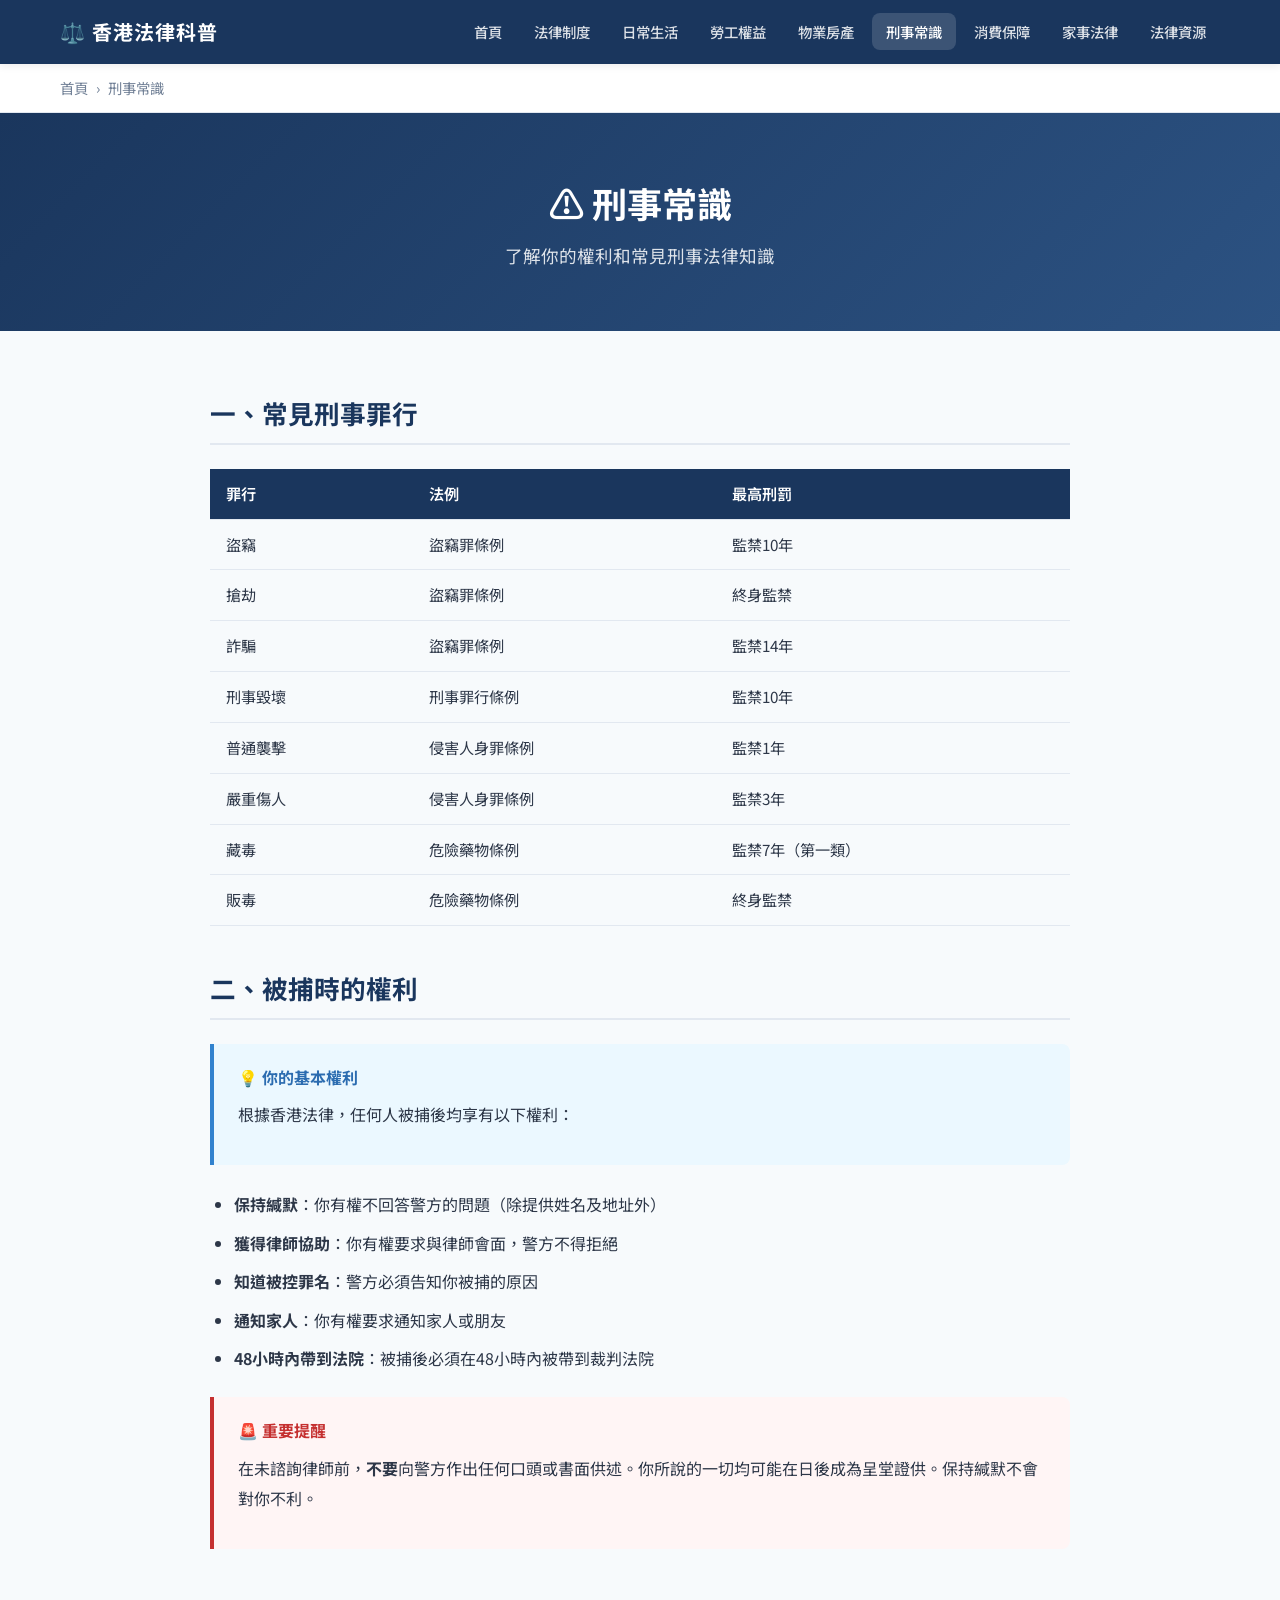
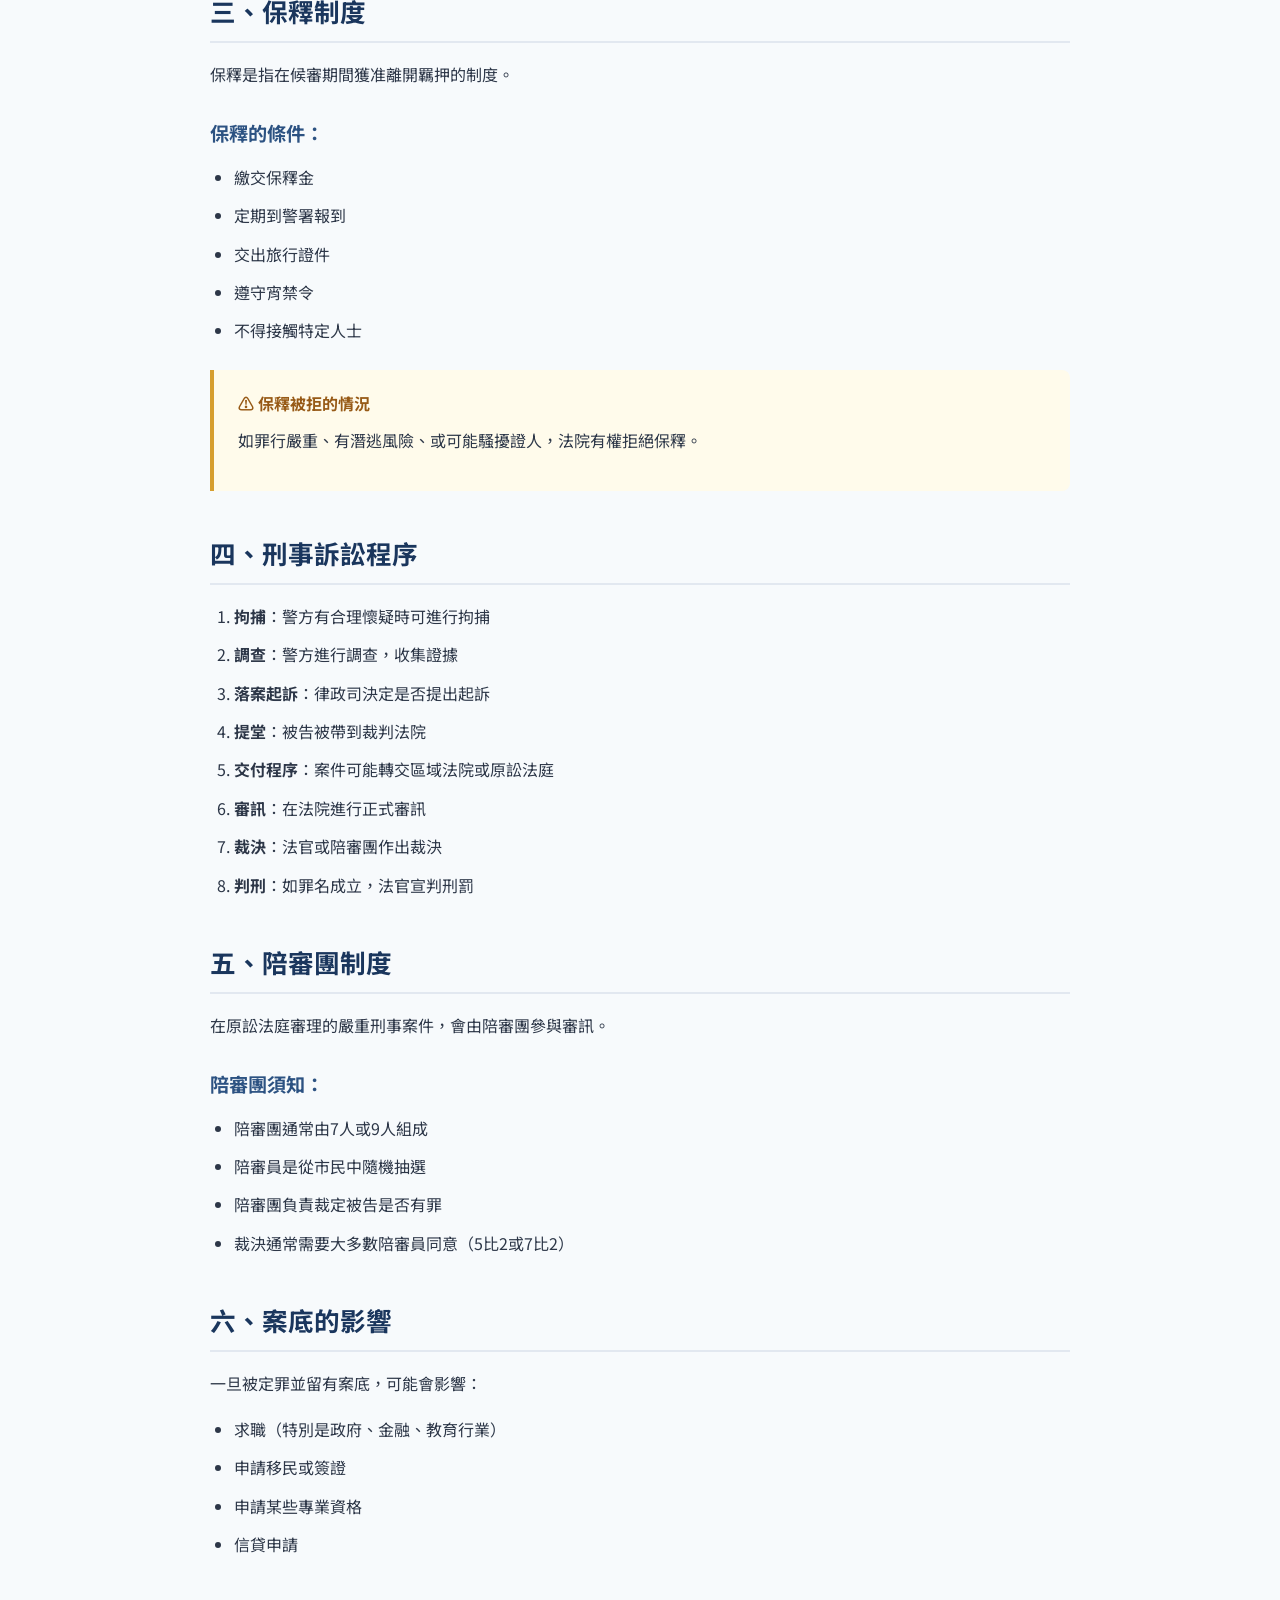
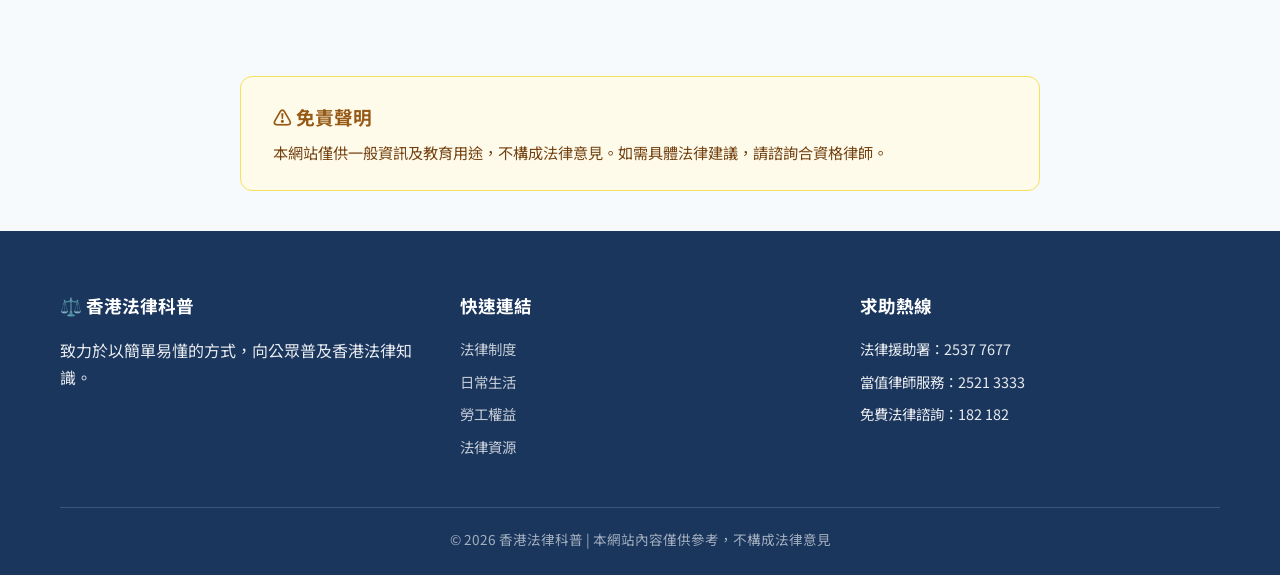
<file: pages/criminal.html>
<!DOCTYPE html>
<html lang="zh-Hant">
<head>
  <meta charset="UTF-8">
  <meta name="viewport" content="width=device-width, initial-scale=1.0">
  <title>刑事常識 - 香港法律科普</title>
  <link rel="stylesheet" href="../css/style.css">
  <link href="https://fonts.googleapis.com/css2?family=Noto+Sans+TC:wght@300;400;500;700&display=swap" rel="stylesheet">
</head>
<body>
  <nav class="navbar">
    <div class="container">
      <a href="../index.html" class="logo">⚖️ 香港法律科普</a>
      <button class="nav-toggle" id="navToggle" aria-label="選單"><span></span><span></span><span></span></button>
      <ul class="nav-links" id="navLinks">
        <li><a href="../index.html">首頁</a></li>
        <li><a href="legal-system.html">法律制度</a></li>
        <li><a href="daily-law.html">日常生活</a></li>
        <li><a href="employment.html">勞工權益</a></li>
        <li><a href="property.html">物業房產</a></li>
        <li><a href="criminal.html" class="active">刑事常識</a></li>
        <li><a href="consumer.html">消費保障</a></li>
        <li><a href="family.html">家事法律</a></li>
        <li><a href="resources.html">法律資源</a></li>
      </ul>
    </div>
  </nav>
  <div class="breadcrumb"><div class="container"><a href="../index.html">首頁</a> <span>›</span> <span>刑事常識</span></div></div>
  <header class="page-header"><h1>⚠️ 刑事常識</h1><p>了解你的權利和常見刑事法律知識</p></header>

  <section class="content-section"><div class="container">
    <h2>一、常見刑事罪行</h2>
    <div class="table-wrapper"><table>
      <thead><tr><th>罪行</th><th>法例</th><th>最高刑罰</th></tr></thead>
      <tbody>
        <tr><td>盜竊</td><td>盜竊罪條例</td><td>監禁10年</td></tr>
        <tr><td>搶劫</td><td>盜竊罪條例</td><td>終身監禁</td></tr>
        <tr><td>詐騙</td><td>盜竊罪條例</td><td>監禁14年</td></tr>
        <tr><td>刑事毀壞</td><td>刑事罪行條例</td><td>監禁10年</td></tr>
        <tr><td>普通襲擊</td><td>侵害人身罪條例</td><td>監禁1年</td></tr>
        <tr><td>嚴重傷人</td><td>侵害人身罪條例</td><td>監禁3年</td></tr>
        <tr><td>藏毒</td><td>危險藥物條例</td><td>監禁7年（第一類）</td></tr>
        <tr><td>販毒</td><td>危險藥物條例</td><td>終身監禁</td></tr>
      </tbody>
    </table></div>

    <h2>二、被捕時的權利</h2>
    <div class="info-box">
      <h4>💡 你的基本權利</h4>
      <p>根據香港法律，任何人被捕後均享有以下權利：</p>
    </div>
    <ul>
      <li><strong>保持緘默</strong>：你有權不回答警方的問題（除提供姓名及地址外）</li>
      <li><strong>獲得律師協助</strong>：你有權要求與律師會面，警方不得拒絕</li>
      <li><strong>知道被控罪名</strong>：警方必須告知你被捕的原因</li>
      <li><strong>通知家人</strong>：你有權要求通知家人或朋友</li>
      <li><strong>48小時內帶到法院</strong>：被捕後必須在48小時內被帶到裁判法院</li>
    </ul>

    <div class="danger-box">
      <h4>🚨 重要提醒</h4>
      <p>在未諮詢律師前，<strong>不要</strong>向警方作出任何口頭或書面供述。你所說的一切均可能在日後成為呈堂證供。保持緘默不會對你不利。</p>
    </div>

    <h2>三、保釋制度</h2>
    <p>保釋是指在候審期間獲准離開羈押的制度。</p>
    <h3>保釋的條件：</h3>
    <ul>
      <li>繳交保釋金</li>
      <li>定期到警署報到</li>
      <li>交出旅行證件</li>
      <li>遵守宵禁令</li>
      <li>不得接觸特定人士</li>
    </ul>

    <div class="warning-box">
      <h4>⚠️ 保釋被拒的情況</h4>
      <p>如罪行嚴重、有潛逃風險、或可能騷擾證人，法院有權拒絕保釋。</p>
    </div>

    <h2>四、刑事訴訟程序</h2>
    <ol>
      <li><strong>拘捕</strong>：警方有合理懷疑時可進行拘捕</li>
      <li><strong>調查</strong>：警方進行調查，收集證據</li>
      <li><strong>落案起訴</strong>：律政司決定是否提出起訴</li>
      <li><strong>提堂</strong>：被告被帶到裁判法院</li>
      <li><strong>交付程序</strong>：案件可能轉交區域法院或原訟法庭</li>
      <li><strong>審訊</strong>：在法院進行正式審訊</li>
      <li><strong>裁決</strong>：法官或陪審團作出裁決</li>
      <li><strong>判刑</strong>：如罪名成立，法官宣判刑罰</li>
    </ol>

    <h2>五、陪審團制度</h2>
    <p>在原訟法庭審理的嚴重刑事案件，會由陪審團參與審訊。</p>
    <h3>陪審團須知：</h3>
    <ul>
      <li>陪審團通常由7人或9人組成</li>
      <li>陪審員是從市民中隨機抽選</li>
      <li>陪審團負責裁定被告是否有罪</li>
      <li>裁決通常需要大多數陪審員同意（5比2或7比2）</li>
    </ul>

    <h2>六、案底的影響</h2>
    <p>一旦被定罪並留有案底，可能會影響：</p>
    <ul>
      <li>求職（特別是政府、金融、教育行業）</li>
      <li>申請移民或簽證</li>
      <li>申請某些專業資格</li>
      <li>信貸申請</li>
    </ul>

  </div></section>

  <section class="disclaimer-section"><div class="container"><div class="disclaimer-box"><h3>⚠️ 免責聲明</h3><p>本網站僅供一般資訊及教育用途，不構成法律意見。如需具體法律建議，請諮詢合資格律師。</p></div></div></section>
  <footer class="footer"><div class="container"><div class="footer-grid"><div><h4>⚖️ 香港法律科普</h4><p>致力於以簡單易懂的方式，向公眾普及香港法律知識。</p></div><div><h4>快速連結</h4><ul><li><a href="legal-system.html">法律制度</a></li><li><a href="daily-law.html">日常生活</a></li><li><a href="employment.html">勞工權益</a></li><li><a href="resources.html">法律資源</a></li></ul></div><div><h4>求助熱線</h4><ul><li>法律援助署：2537 7677</li><li>當值律師服務：2521 3333</li><li>免費法律諮詢：182 182</li></ul></div></div><div class="footer-bottom"><p>© 2026 香港法律科普 | 本網站內容僅供參考，不構成法律意見</p></div></div></footer>
  <script src="../js/main.js"></script>
</body>
</html>
</file>
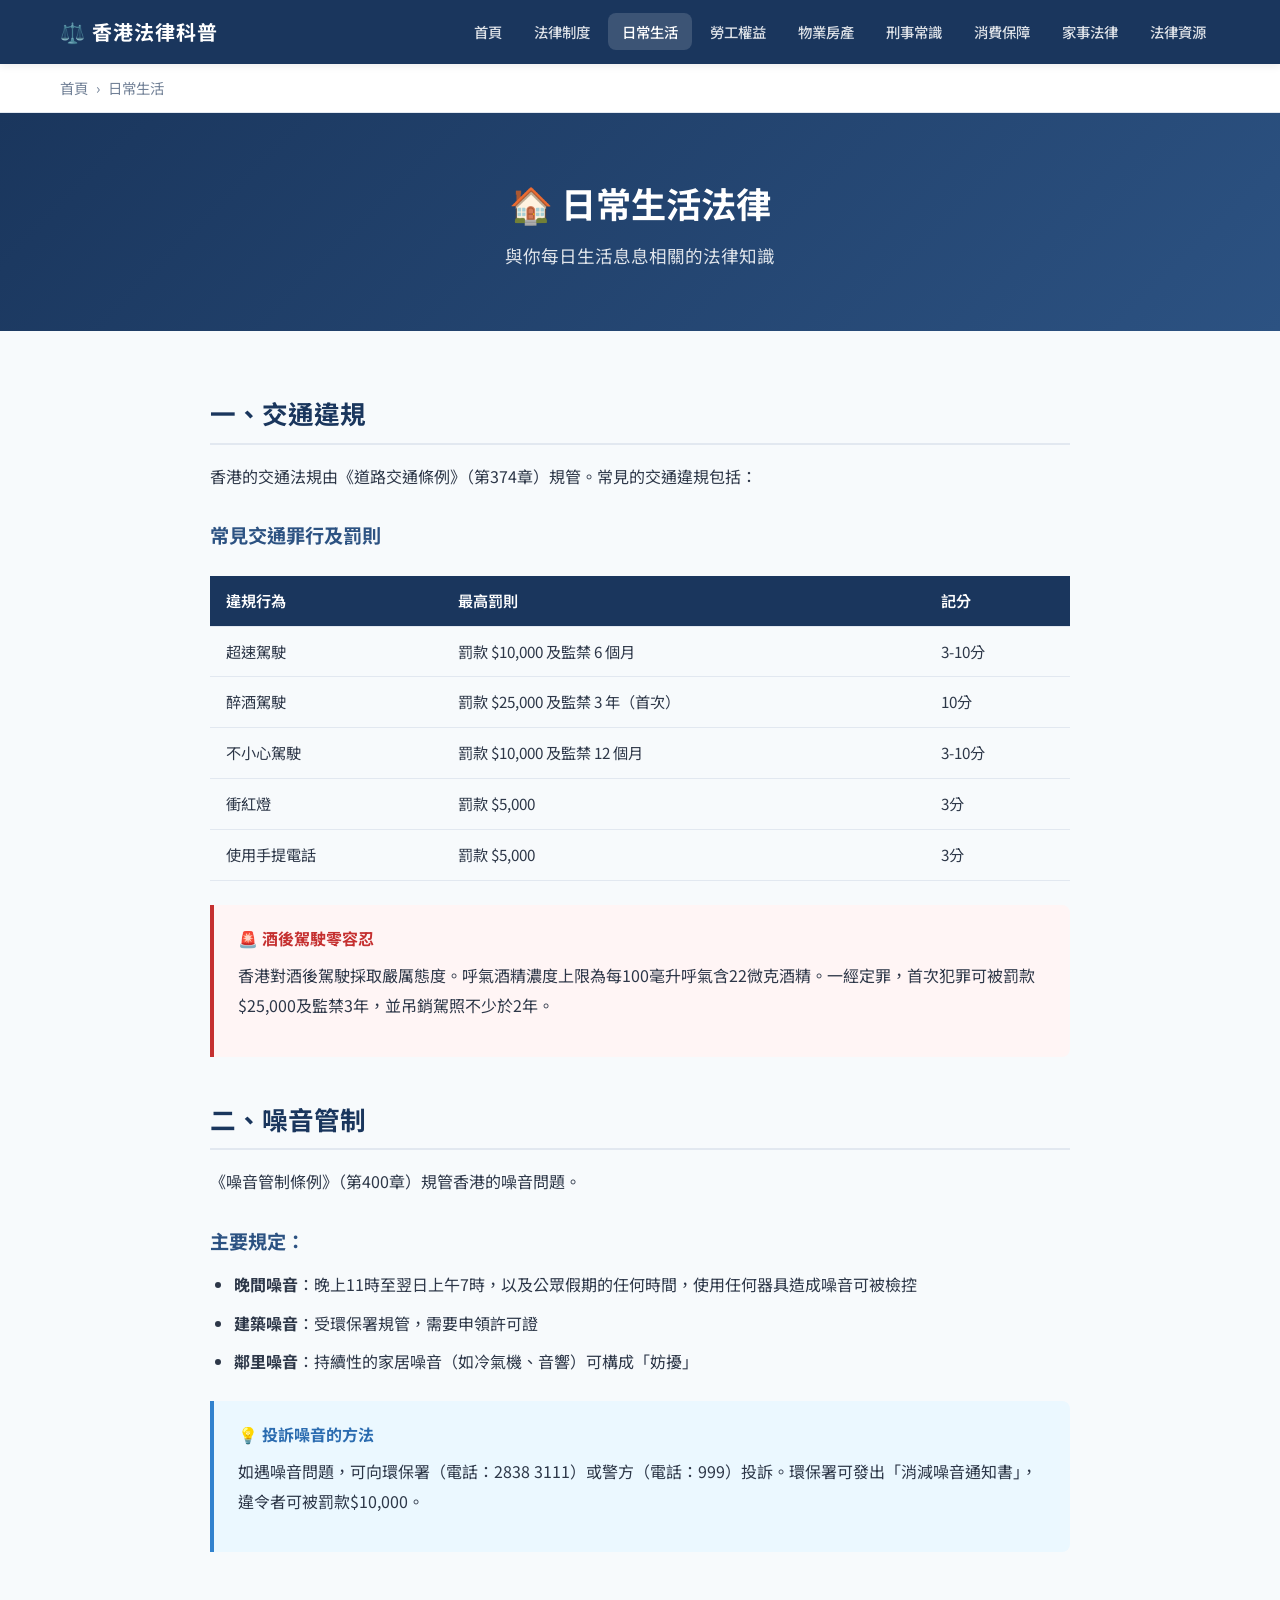
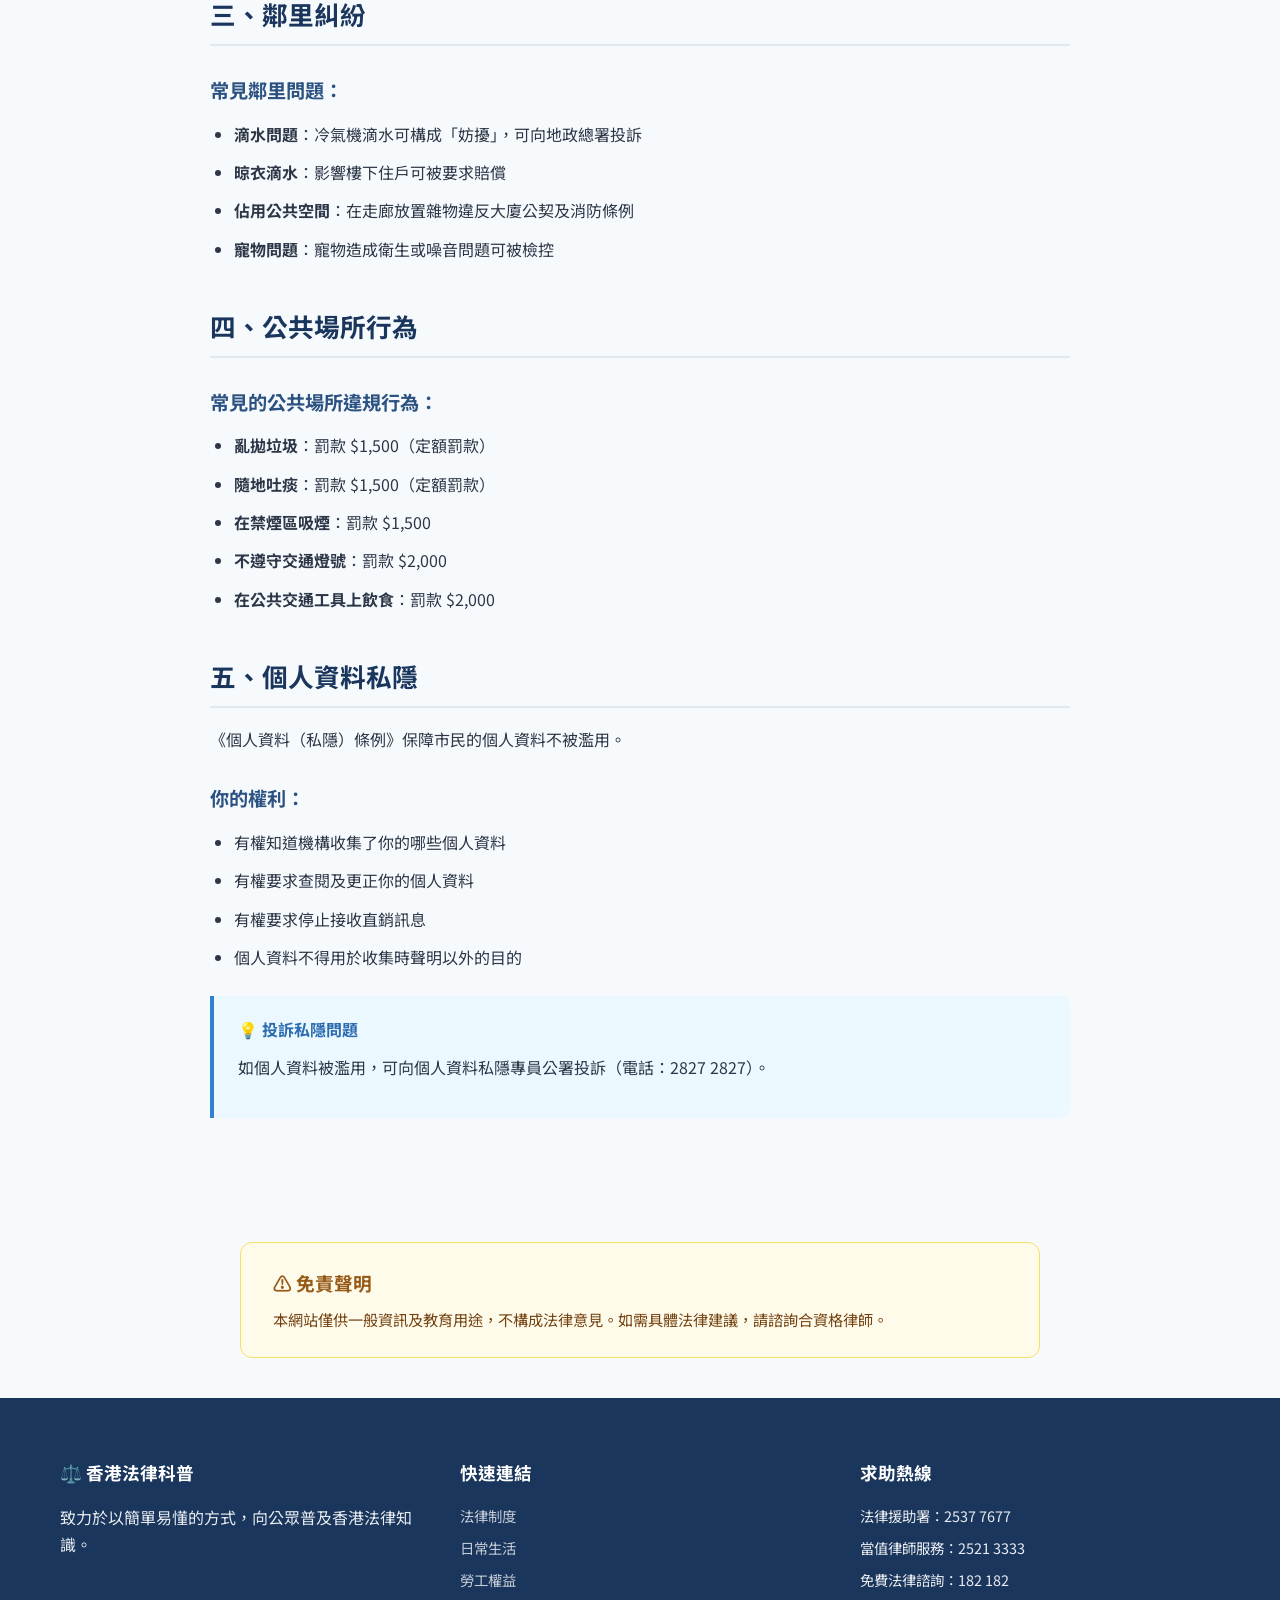
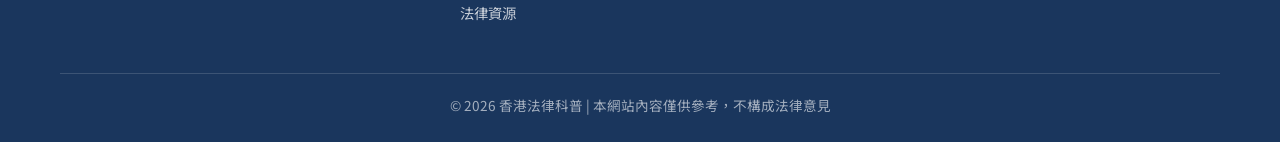
<file: pages/daily-law.html>
<!DOCTYPE html>
<html lang="zh-Hant">
<head>
  <meta charset="UTF-8">
  <meta name="viewport" content="width=device-width, initial-scale=1.0">
  <title>日常生活法律 - 香港法律科普</title>
  <link rel="stylesheet" href="../css/style.css">
  <link href="https://fonts.googleapis.com/css2?family=Noto+Sans+TC:wght@300;400;500;700&display=swap" rel="stylesheet">
</head>
<body>
  <nav class="navbar">
    <div class="container">
      <a href="../index.html" class="logo">⚖️ 香港法律科普</a>
      <button class="nav-toggle" id="navToggle" aria-label="選單"><span></span><span></span><span></span></button>
      <ul class="nav-links" id="navLinks">
        <li><a href="../index.html">首頁</a></li>
        <li><a href="legal-system.html">法律制度</a></li>
        <li><a href="daily-law.html" class="active">日常生活</a></li>
        <li><a href="employment.html">勞工權益</a></li>
        <li><a href="property.html">物業房產</a></li>
        <li><a href="criminal.html">刑事常識</a></li>
        <li><a href="consumer.html">消費保障</a></li>
        <li><a href="family.html">家事法律</a></li>
        <li><a href="resources.html">法律資源</a></li>
      </ul>
    </div>
  </nav>
  <div class="breadcrumb"><div class="container"><a href="../index.html">首頁</a> <span>›</span> <span>日常生活</span></div></div>
  <header class="page-header"><h1>🏠 日常生活法律</h1><p>與你每日生活息息相關的法律知識</p></header>

  <section class="content-section"><div class="container">
    <h2>一、交通違規</h2>
    <p>香港的交通法規由《道路交通條例》（第374章）規管。常見的交通違規包括：</p>
    <h3>常見交通罪行及罰則</h3>
    <div class="table-wrapper"><table>
      <thead><tr><th>違規行為</th><th>最高罰則</th><th>記分</th></tr></thead>
      <tbody>
        <tr><td>超速駕駛</td><td>罰款 $10,000 及監禁 6 個月</td><td>3-10分</td></tr>
        <tr><td>醉酒駕駛</td><td>罰款 $25,000 及監禁 3 年（首次）</td><td>10分</td></tr>
        <tr><td>不小心駕駛</td><td>罰款 $10,000 及監禁 12 個月</td><td>3-10分</td></tr>
        <tr><td>衝紅燈</td><td>罰款 $5,000</td><td>3分</td></tr>
        <tr><td>使用手提電話</td><td>罰款 $5,000</td><td>3分</td></tr>
      </tbody>
    </table></div>

    <div class="danger-box">
      <h4>🚨 酒後駕駛零容忍</h4>
      <p>香港對酒後駕駛採取嚴厲態度。呼氣酒精濃度上限為每100毫升呼氣含22微克酒精。一經定罪，首次犯罪可被罰款$25,000及監禁3年，並吊銷駕照不少於2年。</p>
    </div>

    <h2>二、噪音管制</h2>
    <p>《噪音管制條例》（第400章）規管香港的噪音問題。</p>
    <h3>主要規定：</h3>
    <ul>
      <li><strong>晚間噪音</strong>：晚上11時至翌日上午7時，以及公眾假期的任何時間，使用任何器具造成噪音可被檢控</li>
      <li><strong>建築噪音</strong>：受環保署規管，需要申領許可證</li>
      <li><strong>鄰里噪音</strong>：持續性的家居噪音（如冷氣機、音響）可構成「妨擾」</li>
    </ul>
    <div class="info-box">
      <h4>💡 投訴噪音的方法</h4>
      <p>如遇噪音問題，可向環保署（電話：2838 3111）或警方（電話：999）投訴。環保署可發出「消減噪音通知書」，違令者可被罰款$10,000。</p>
    </div>

    <h2>三、鄰里糾紛</h2>
    <h3>常見鄰里問題：</h3>
    <ul>
      <li><strong>滴水問題</strong>：冷氣機滴水可構成「妨擾」，可向地政總署投訴</li>
      <li><strong>晾衣滴水</strong>：影響樓下住戶可被要求賠償</li>
      <li><strong>佔用公共空間</strong>：在走廊放置雜物違反大廈公契及消防條例</li>
      <li><strong>寵物問題</strong>：寵物造成衛生或噪音問題可被檢控</li>
    </ul>

    <h2>四、公共場所行為</h2>
    <h3>常見的公共場所違規行為：</h3>
    <ul>
      <li><strong>亂拋垃圾</strong>：罰款 $1,500（定額罰款）</li>
      <li><strong>隨地吐痰</strong>：罰款 $1,500（定額罰款）</li>
      <li><strong>在禁煙區吸煙</strong>：罰款 $1,500</li>
      <li><strong>不遵守交通燈號</strong>：罰款 $2,000</li>
      <li><strong>在公共交通工具上飲食</strong>：罰款 $2,000</li>
    </ul>

    <h2>五、個人資料私隱</h2>
    <p>《個人資料（私隱）條例》保障市民的個人資料不被濫用。</p>
    <h3>你的權利：</h3>
    <ul>
      <li>有權知道機構收集了你的哪些個人資料</li>
      <li>有權要求查閱及更正你的個人資料</li>
      <li>有權要求停止接收直銷訊息</li>
      <li>個人資料不得用於收集時聲明以外的目的</li>
    </ul>
    <div class="info-box">
      <h4>💡 投訴私隱問題</h4>
      <p>如個人資料被濫用，可向個人資料私隱專員公署投訴（電話：2827 2827）。</p>
    </div>

  </div></section>

  <section class="disclaimer-section"><div class="container"><div class="disclaimer-box"><h3>⚠️ 免責聲明</h3><p>本網站僅供一般資訊及教育用途，不構成法律意見。如需具體法律建議，請諮詢合資格律師。</p></div></div></section>
  <footer class="footer"><div class="container"><div class="footer-grid"><div><h4>⚖️ 香港法律科普</h4><p>致力於以簡單易懂的方式，向公眾普及香港法律知識。</p></div><div><h4>快速連結</h4><ul><li><a href="legal-system.html">法律制度</a></li><li><a href="daily-law.html">日常生活</a></li><li><a href="employment.html">勞工權益</a></li><li><a href="resources.html">法律資源</a></li></ul></div><div><h4>求助熱線</h4><ul><li>法律援助署：2537 7677</li><li>當值律師服務：2521 3333</li><li>免費法律諮詢：182 182</li></ul></div></div><div class="footer-bottom"><p>© 2026 香港法律科普 | 本網站內容僅供參考，不構成法律意見</p></div></div></footer>
  <script src="../js/main.js"></script>
</body>
</html>
</file>
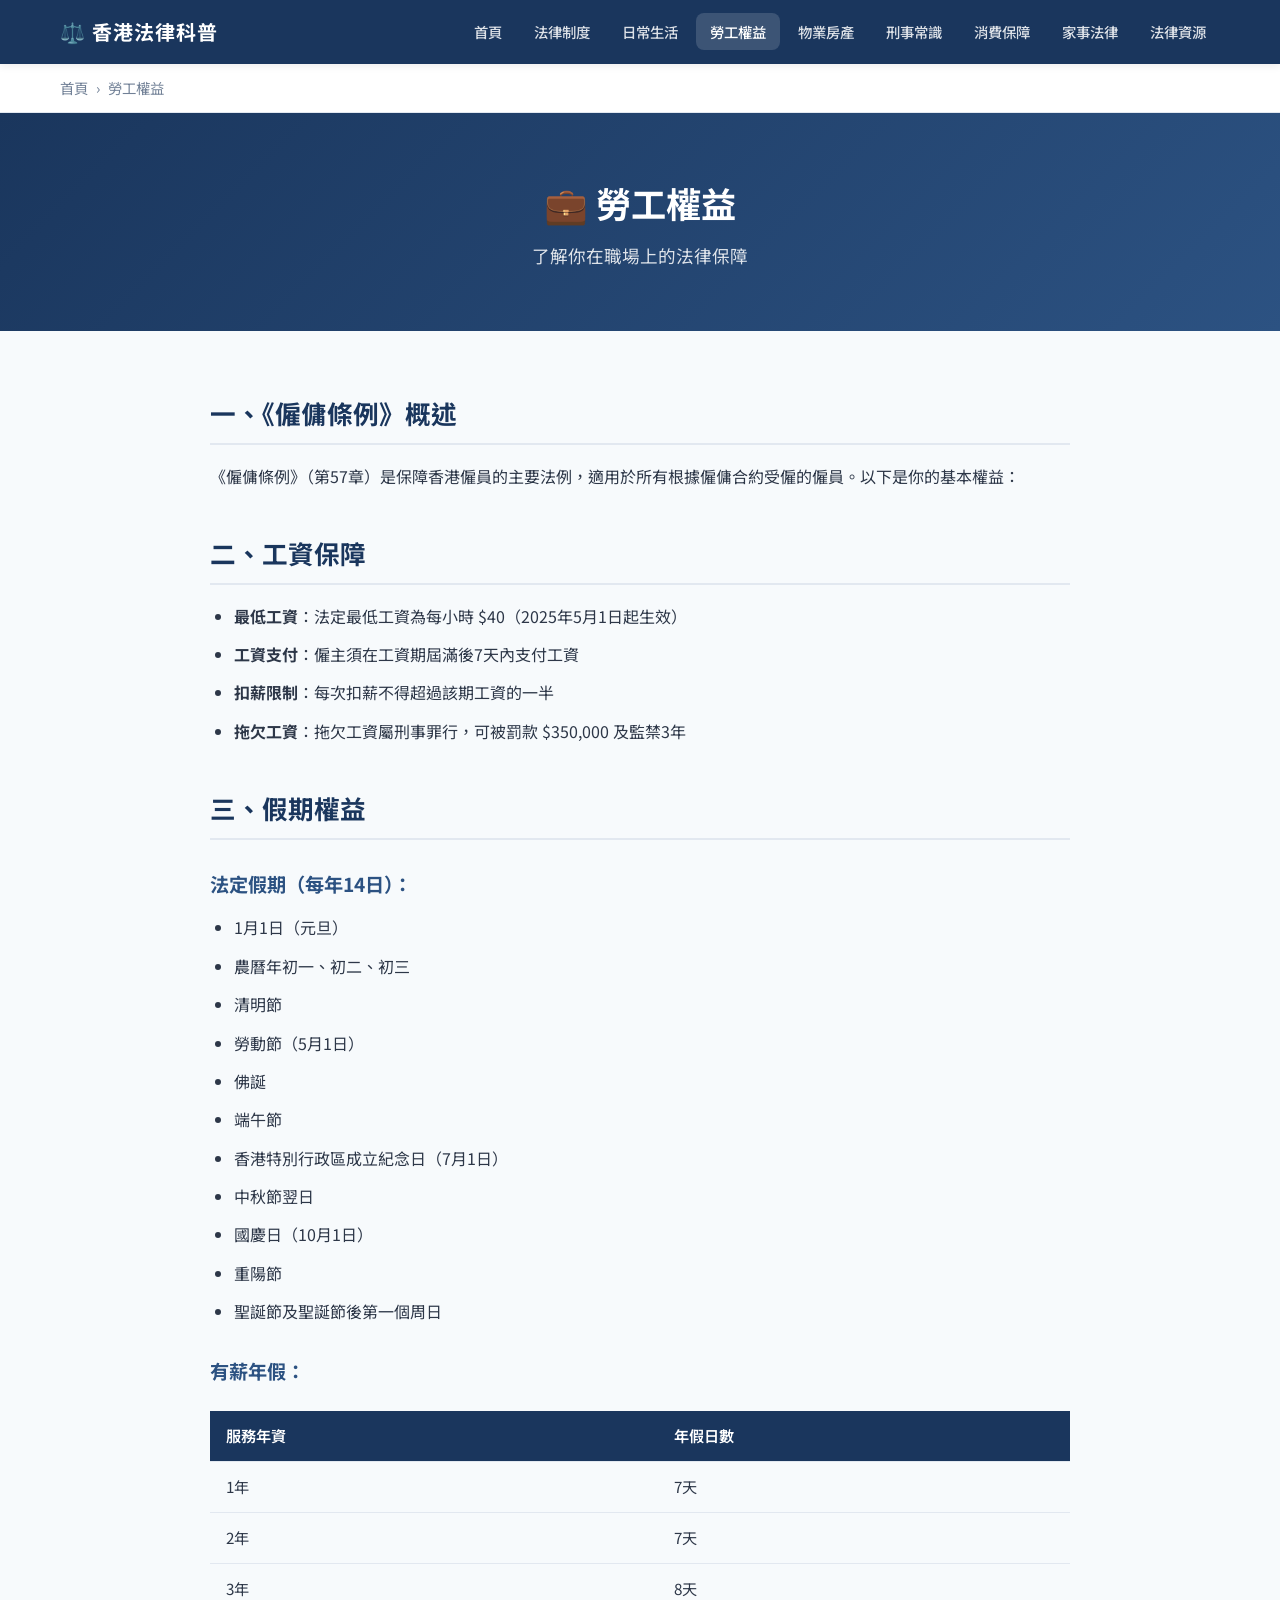
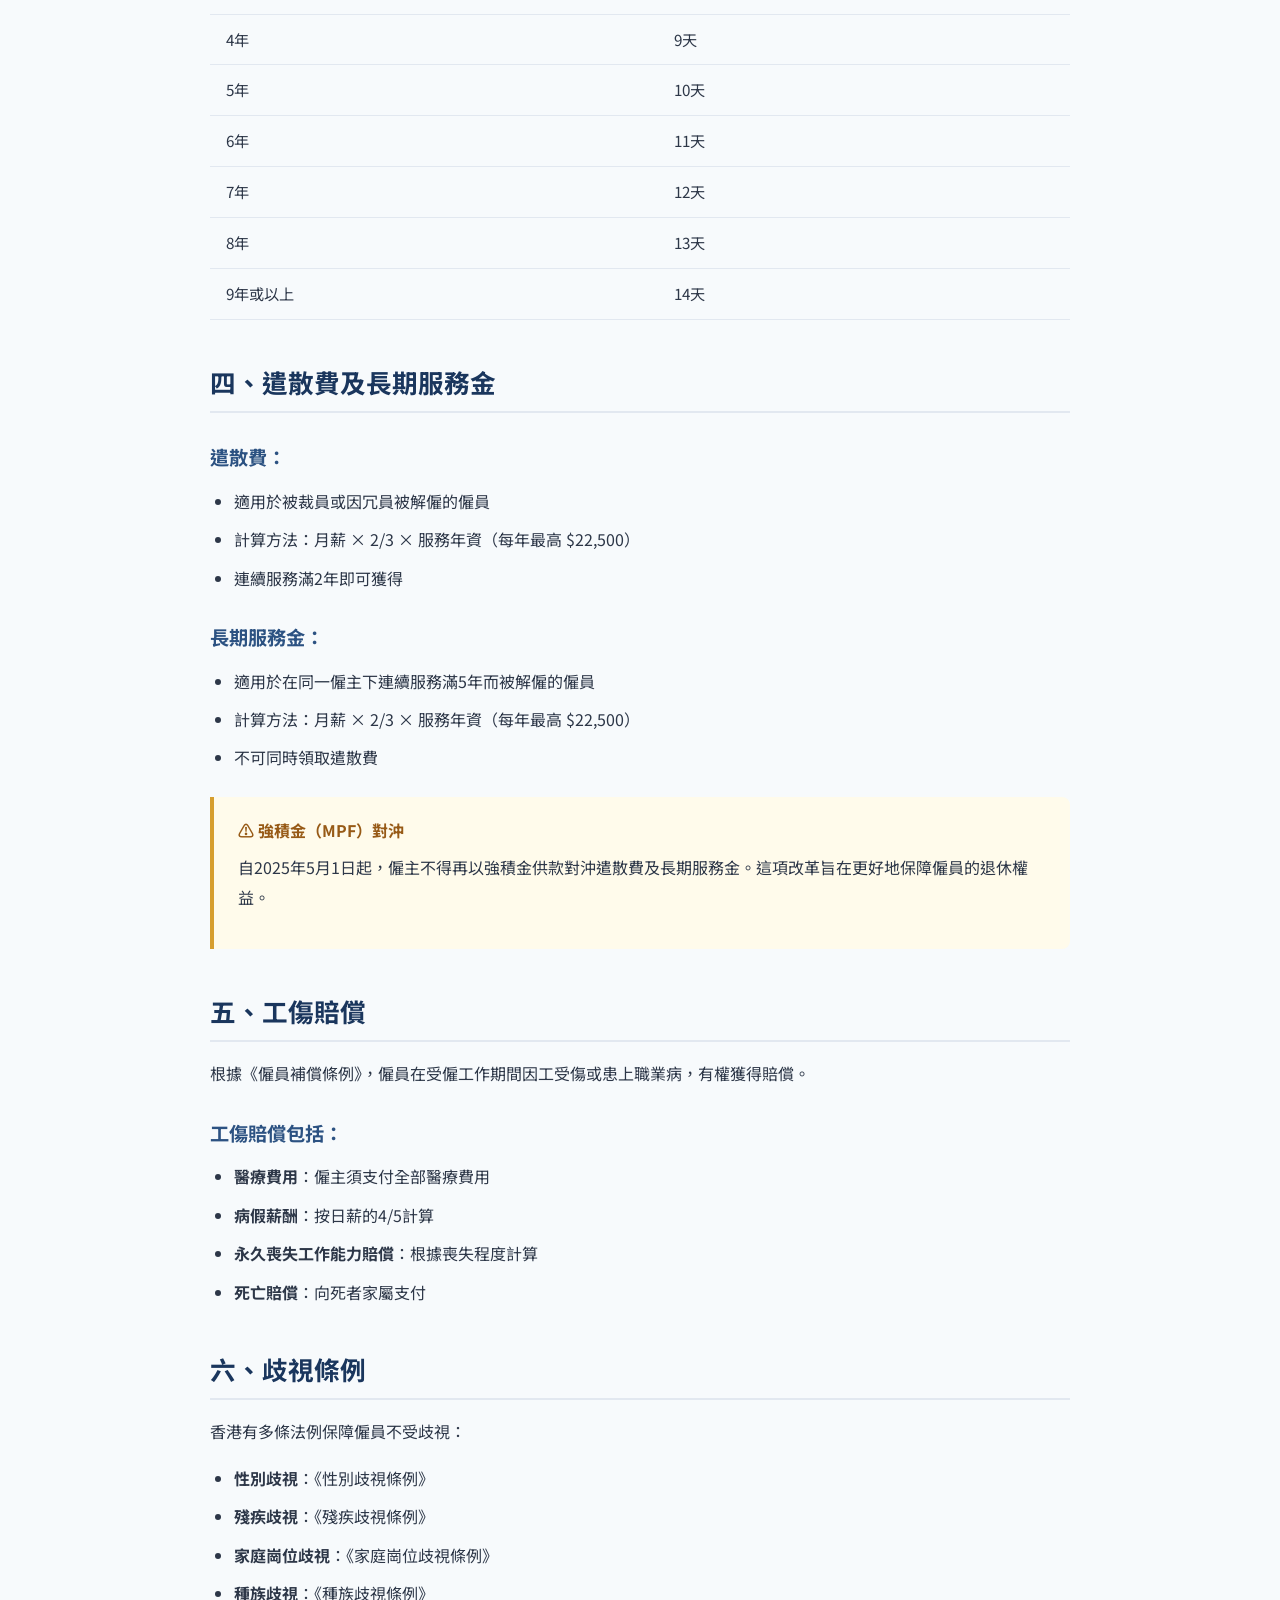
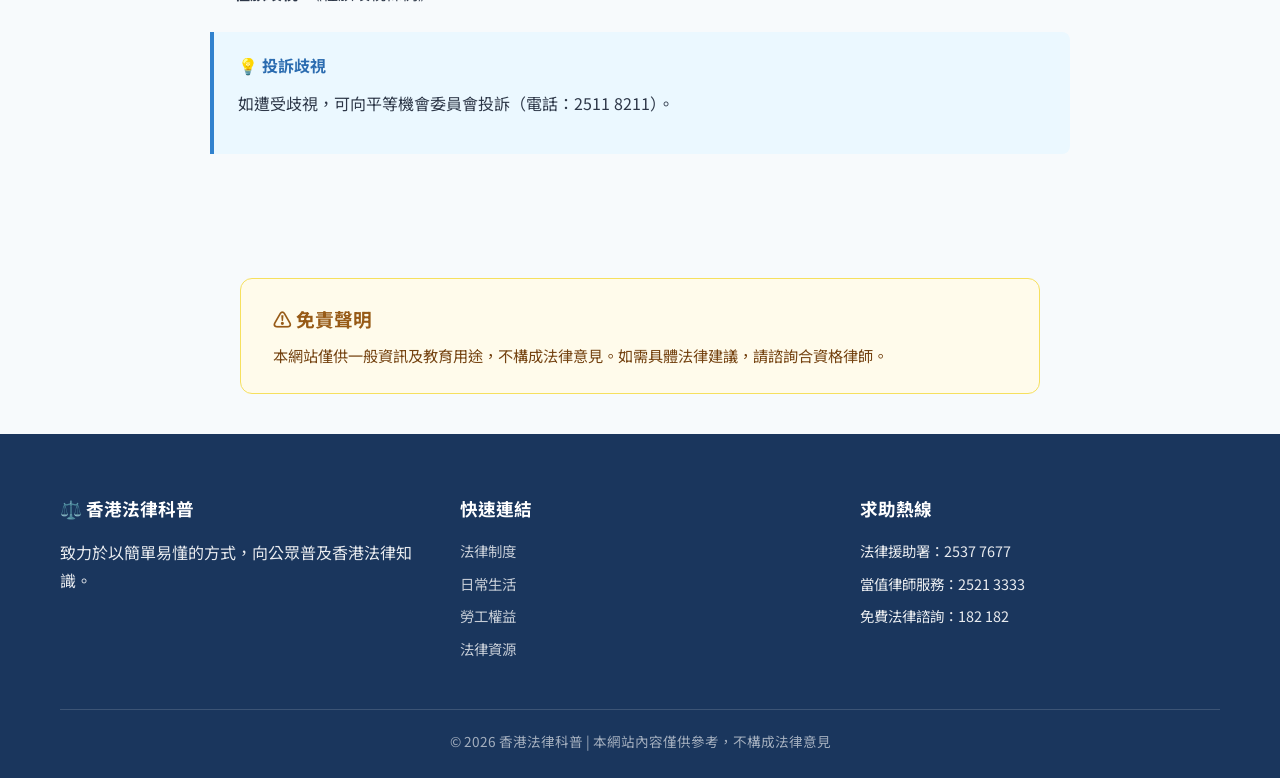
<file: pages/employment.html>
<!DOCTYPE html>
<html lang="zh-Hant">
<head>
  <meta charset="UTF-8">
  <meta name="viewport" content="width=device-width, initial-scale=1.0">
  <title>勞工權益 - 香港法律科普</title>
  <link rel="stylesheet" href="../css/style.css">
  <link href="https://fonts.googleapis.com/css2?family=Noto+Sans+TC:wght@300;400;500;700&display=swap" rel="stylesheet">
</head>
<body>
  <nav class="navbar">
    <div class="container">
      <a href="../index.html" class="logo">⚖️ 香港法律科普</a>
      <button class="nav-toggle" id="navToggle" aria-label="選單"><span></span><span></span><span></span></button>
      <ul class="nav-links" id="navLinks">
        <li><a href="../index.html">首頁</a></li>
        <li><a href="legal-system.html">法律制度</a></li>
        <li><a href="daily-law.html">日常生活</a></li>
        <li><a href="employment.html" class="active">勞工權益</a></li>
        <li><a href="property.html">物業房產</a></li>
        <li><a href="criminal.html">刑事常識</a></li>
        <li><a href="consumer.html">消費保障</a></li>
        <li><a href="family.html">家事法律</a></li>
        <li><a href="resources.html">法律資源</a></li>
      </ul>
    </div>
  </nav>
  <div class="breadcrumb"><div class="container"><a href="../index.html">首頁</a> <span>›</span> <span>勞工權益</span></div></div>
  <header class="page-header"><h1>💼 勞工權益</h1><p>了解你在職場上的法律保障</p></header>

  <section class="content-section"><div class="container">
    <h2>一、《僱傭條例》概述</h2>
    <p>《僱傭條例》（第57章）是保障香港僱員的主要法例，適用於所有根據僱傭合約受僱的僱員。以下是你的基本權益：</p>

    <h2>二、工資保障</h2>
    <ul>
      <li><strong>最低工資</strong>：法定最低工資為每小時 $40（2025年5月1日起生效）</li>
      <li><strong>工資支付</strong>：僱主須在工資期屆滿後7天內支付工資</li>
      <li><strong>扣薪限制</strong>：每次扣薪不得超過該期工資的一半</li>
      <li><strong>拖欠工資</strong>：拖欠工資屬刑事罪行，可被罰款 $350,000 及監禁3年</li>
    </ul>

    <h2>三、假期權益</h2>
    <h3>法定假期（每年14日）：</h3>
    <ul>
      <li>1月1日（元旦）</li>
      <li>農曆年初一、初二、初三</li>
      <li>清明節</li>
      <li>勞動節（5月1日）</li>
      <li>佛誕</li>
      <li>端午節</li>
      <li>香港特別行政區成立紀念日（7月1日）</li>
      <li>中秋節翌日</li>
      <li>國慶日（10月1日）</li>
      <li>重陽節</li>
      <li>聖誕節及聖誕節後第一個周日</li>
    </ul>

    <h3>有薪年假：</h3>
    <div class="table-wrapper"><table>
      <thead><tr><th>服務年資</th><th>年假日數</th></tr></thead>
      <tbody>
        <tr><td>1年</td><td>7天</td></tr>
        <tr><td>2年</td><td>7天</td></tr>
        <tr><td>3年</td><td>8天</td></tr>
        <tr><td>4年</td><td>9天</td></tr>
        <tr><td>5年</td><td>10天</td></tr>
        <tr><td>6年</td><td>11天</td></tr>
        <tr><td>7年</td><td>12天</td></tr>
        <tr><td>8年</td><td>13天</td></tr>
        <tr><td>9年或以上</td><td>14天</td></tr>
      </tbody>
    </table></div>

    <h2>四、遣散費及長期服務金</h2>
    <h3>遣散費：</h3>
    <ul>
      <li>適用於被裁員或因冗員被解僱的僱員</li>
      <li>計算方法：月薪 × 2/3 × 服務年資（每年最高 $22,500）</li>
      <li>連續服務滿2年即可獲得</li>
    </ul>

    <h3>長期服務金：</h3>
    <ul>
      <li>適用於在同一僱主下連續服務滿5年而被解僱的僱員</li>
      <li>計算方法：月薪 × 2/3 × 服務年資（每年最高 $22,500）</li>
      <li>不可同時領取遣散費</li>
    </ul>

    <div class="warning-box">
      <h4>⚠️ 強積金（MPF）對沖</h4>
      <p>自2025年5月1日起，僱主不得再以強積金供款對沖遣散費及長期服務金。這項改革旨在更好地保障僱員的退休權益。</p>
    </div>

    <h2>五、工傷賠償</h2>
    <p>根據《僱員補償條例》，僱員在受僱工作期間因工受傷或患上職業病，有權獲得賠償。</p>
    <h3>工傷賠償包括：</h3>
    <ul>
      <li><strong>醫療費用</strong>：僱主須支付全部醫療費用</li>
      <li><strong>病假薪酬</strong>：按日薪的4/5計算</li>
      <li><strong>永久喪失工作能力賠償</strong>：根據喪失程度計算</li>
      <li><strong>死亡賠償</strong>：向死者家屬支付</li>
    </ul>

    <h2>六、歧視條例</h2>
    <p>香港有多條法例保障僱員不受歧視：</p>
    <ul>
      <li><strong>性別歧視</strong>：《性別歧視條例》</li>
      <li><strong>殘疾歧視</strong>：《殘疾歧視條例》</li>
      <li><strong>家庭崗位歧視</strong>：《家庭崗位歧視條例》</li>
      <li><strong>種族歧視</strong>：《種族歧視條例》</li>
    </ul>
    <div class="info-box">
      <h4>💡 投訴歧視</h4>
      <p>如遭受歧視，可向平等機會委員會投訴（電話：2511 8211）。</p>
    </div>

  </div></section>

  <section class="disclaimer-section"><div class="container"><div class="disclaimer-box"><h3>⚠️ 免責聲明</h3><p>本網站僅供一般資訊及教育用途，不構成法律意見。如需具體法律建議，請諮詢合資格律師。</p></div></div></section>
  <footer class="footer"><div class="container"><div class="footer-grid"><div><h4>⚖️ 香港法律科普</h4><p>致力於以簡單易懂的方式，向公眾普及香港法律知識。</p></div><div><h4>快速連結</h4><ul><li><a href="legal-system.html">法律制度</a></li><li><a href="daily-law.html">日常生活</a></li><li><a href="employment.html">勞工權益</a></li><li><a href="resources.html">法律資源</a></li></ul></div><div><h4>求助熱線</h4><ul><li>法律援助署：2537 7677</li><li>當值律師服務：2521 3333</li><li>免費法律諮詢：182 182</li></ul></div></div><div class="footer-bottom"><p>© 2026 香港法律科普 | 本網站內容僅供參考，不構成法律意見</p></div></div></footer>
  <script src="../js/main.js"></script>
</body>
</html>
</file>
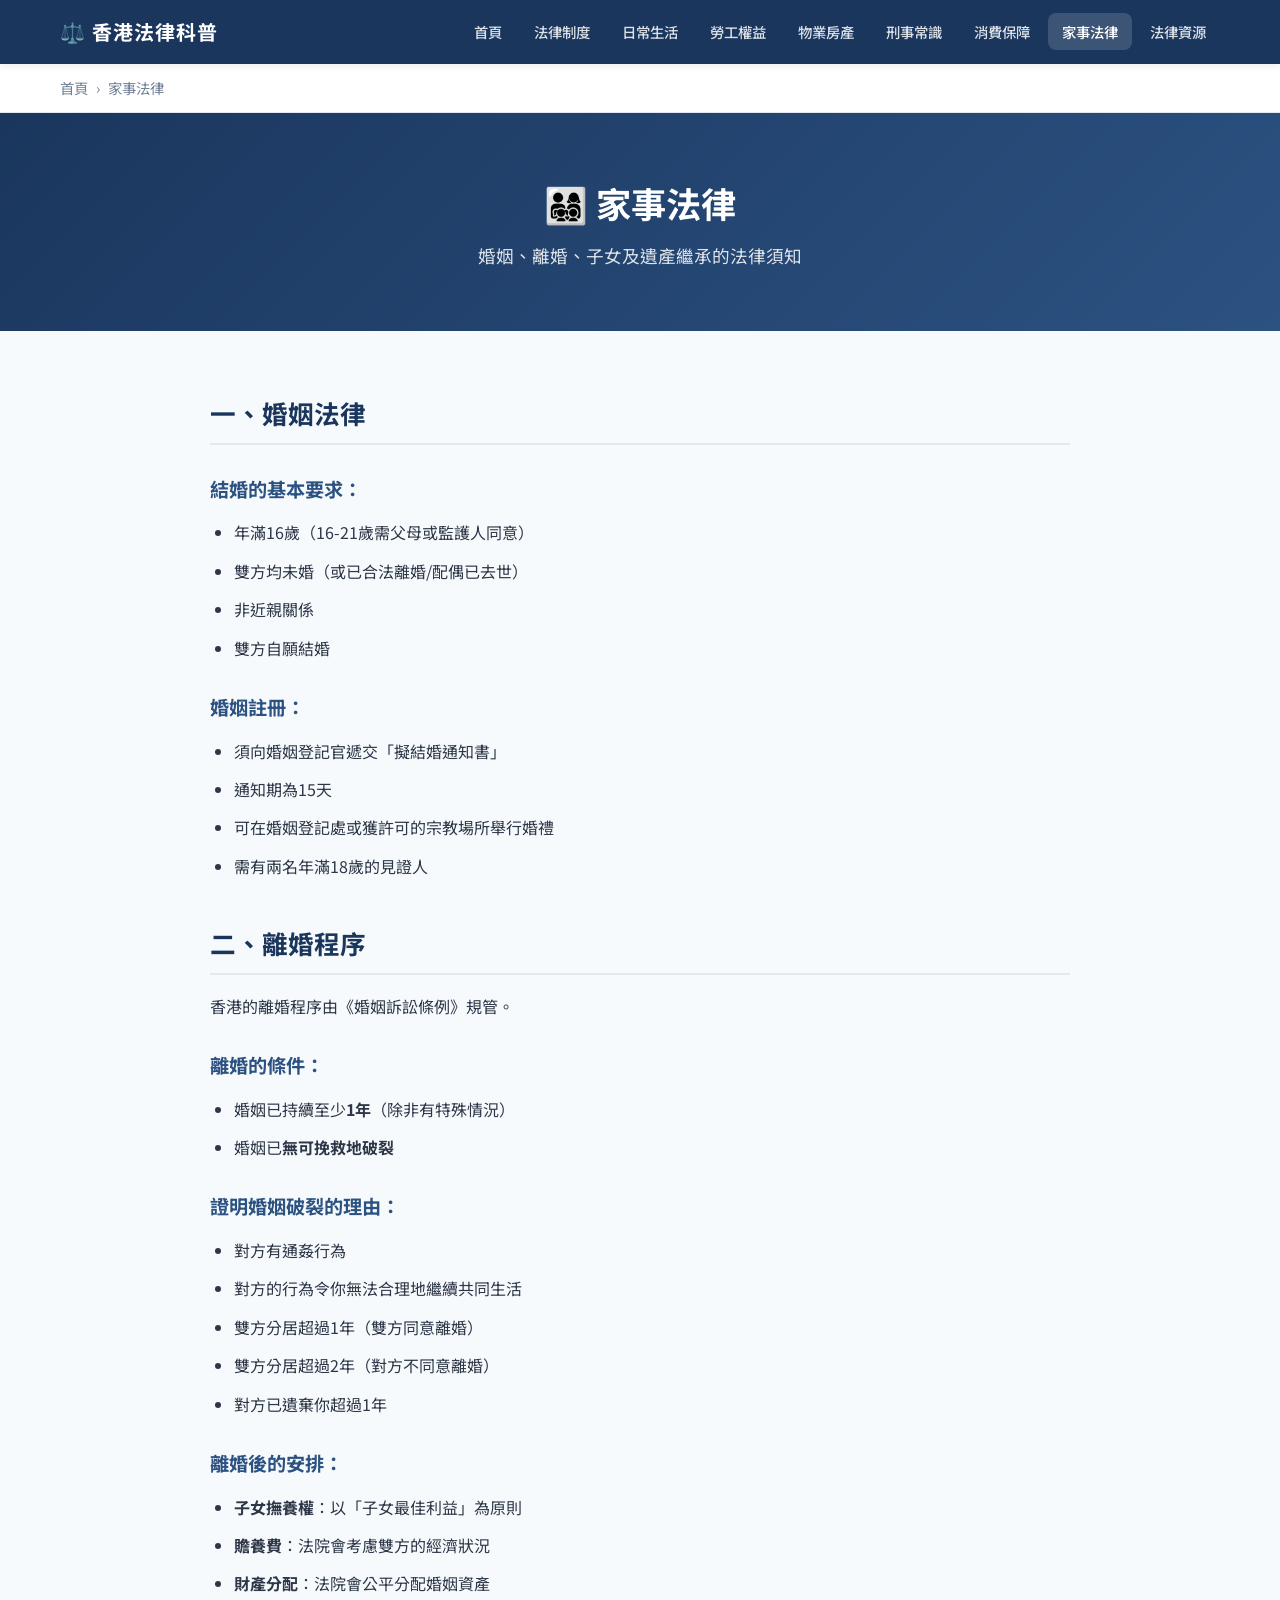
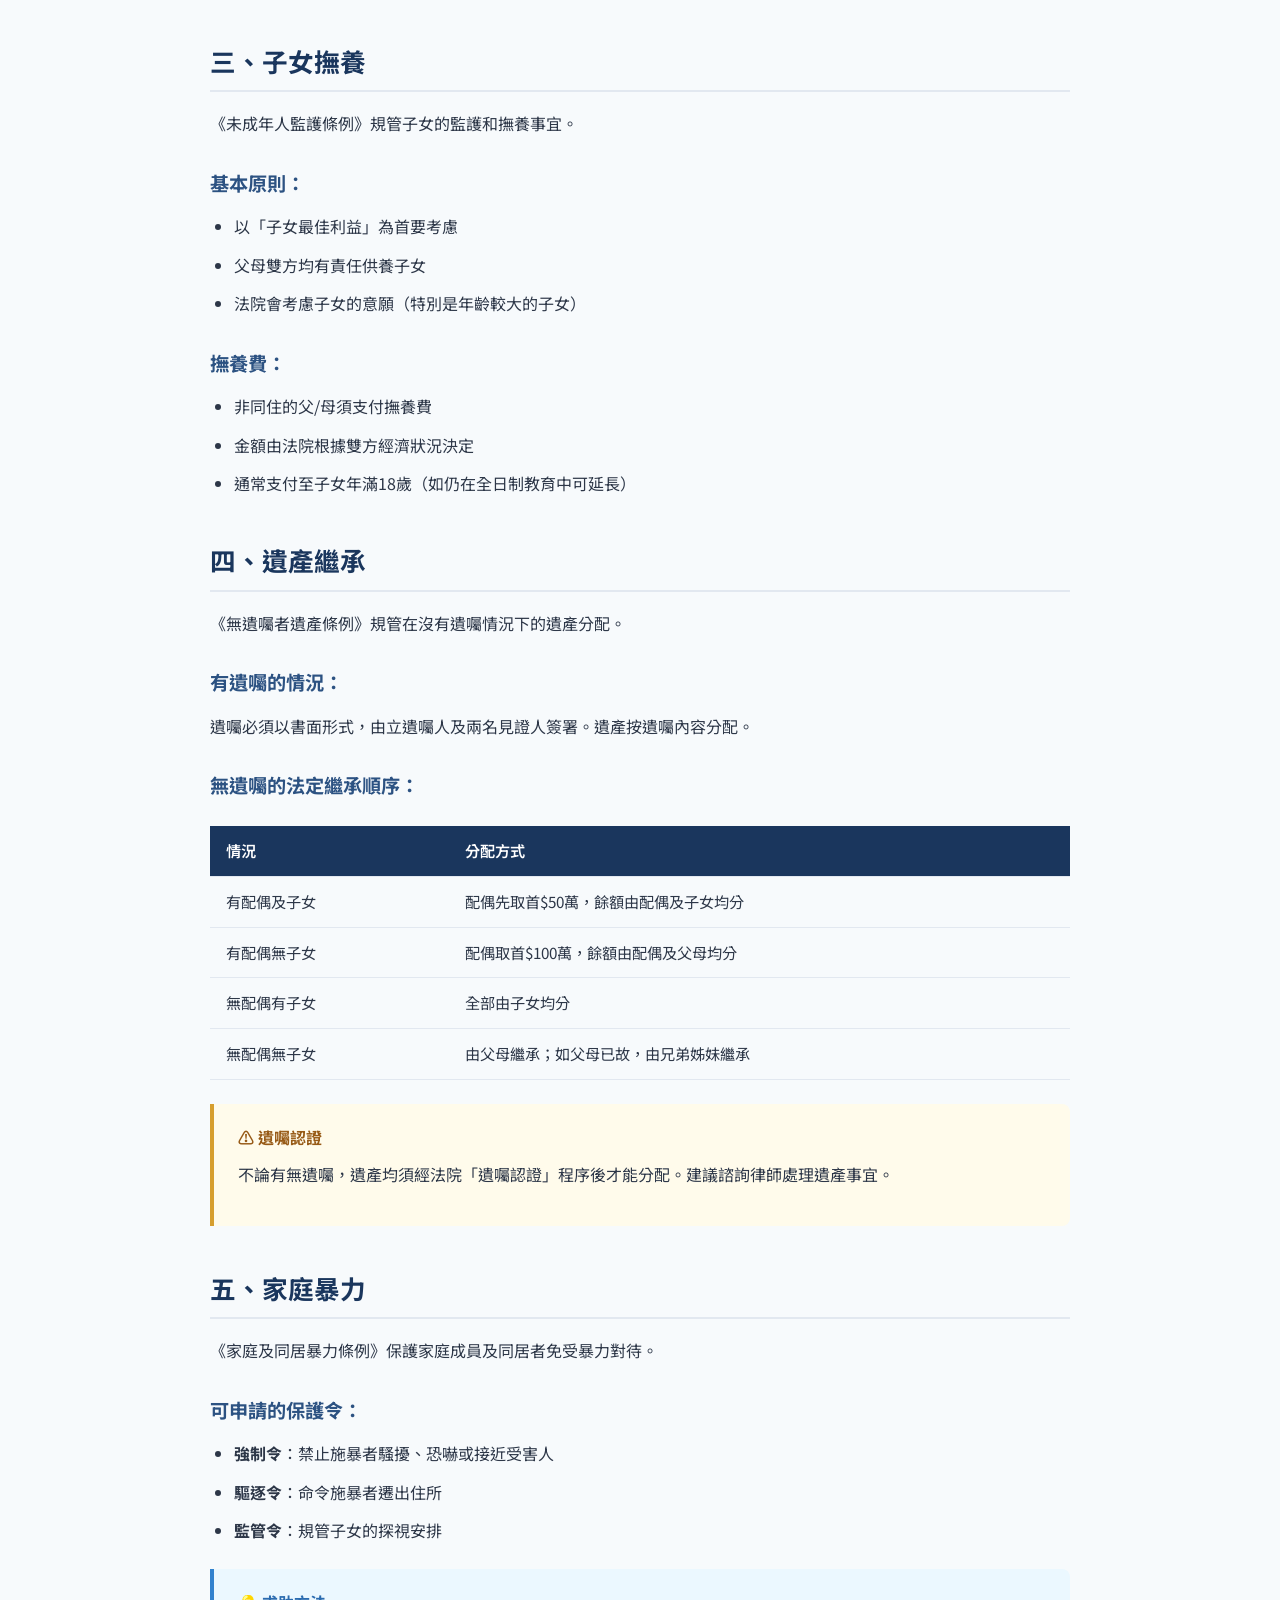
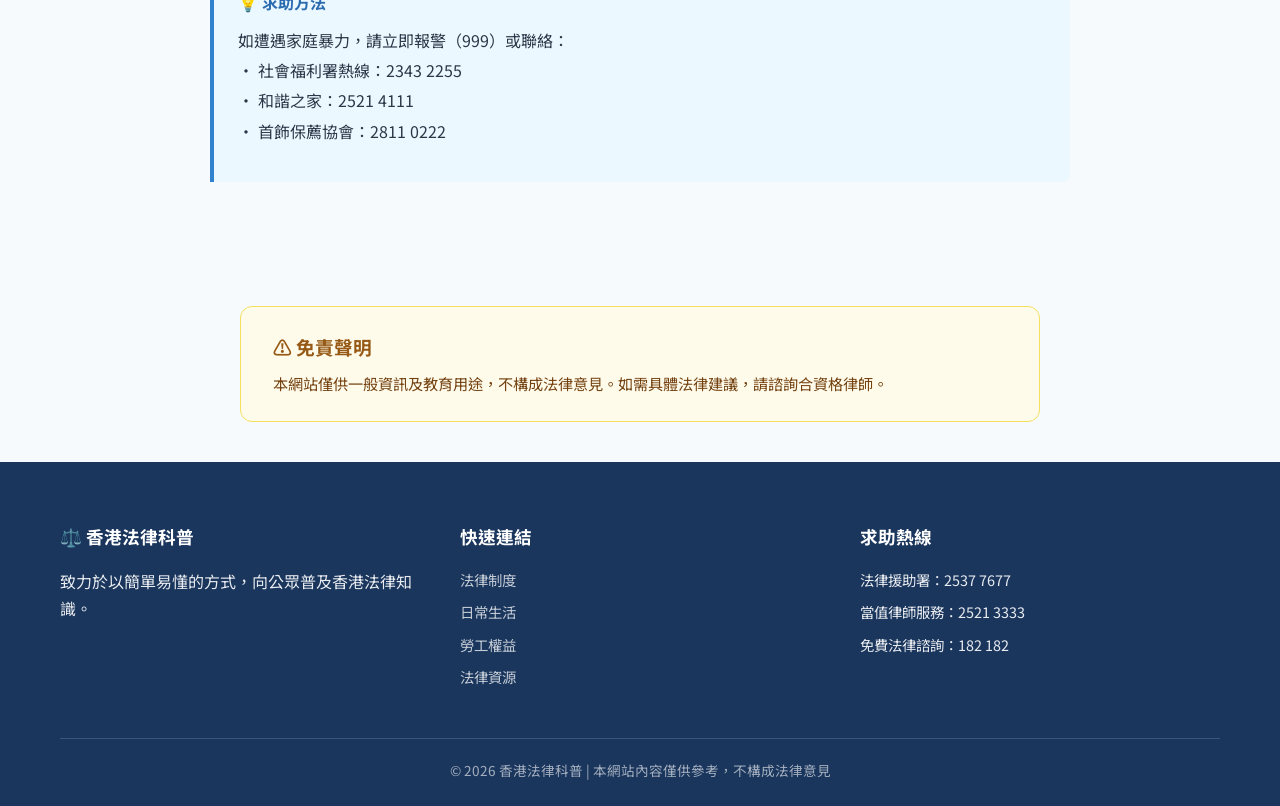
<file: pages/family.html>
<!DOCTYPE html>
<html lang="zh-Hant">
<head>
  <meta charset="UTF-8">
  <meta name="viewport" content="width=device-width, initial-scale=1.0">
  <title>家事法律 - 香港法律科普</title>
  <link rel="stylesheet" href="../css/style.css">
  <link href="https://fonts.googleapis.com/css2?family=Noto+Sans+TC:wght@300;400;500;700&display=swap" rel="stylesheet">
</head>
<body>
  <nav class="navbar">
    <div class="container">
      <a href="../index.html" class="logo">⚖️ 香港法律科普</a>
      <button class="nav-toggle" id="navToggle" aria-label="選單"><span></span><span></span><span></span></button>
      <ul class="nav-links" id="navLinks">
        <li><a href="../index.html">首頁</a></li>
        <li><a href="legal-system.html">法律制度</a></li>
        <li><a href="daily-law.html">日常生活</a></li>
        <li><a href="employment.html">勞工權益</a></li>
        <li><a href="property.html">物業房產</a></li>
        <li><a href="criminal.html">刑事常識</a></li>
        <li><a href="consumer.html">消費保障</a></li>
        <li><a href="family.html" class="active">家事法律</a></li>
        <li><a href="resources.html">法律資源</a></li>
      </ul>
    </div>
  </nav>
  <div class="breadcrumb"><div class="container"><a href="../index.html">首頁</a> <span>›</span> <span>家事法律</span></div></div>
  <header class="page-header"><h1>👨‍👩‍👧‍👦 家事法律</h1><p>婚姻、離婚、子女及遺產繼承的法律須知</p></header>

  <section class="content-section"><div class="container">
    <h2>一、婚姻法律</h2>
    <h3>結婚的基本要求：</h3>
    <ul>
      <li>年滿16歲（16-21歲需父母或監護人同意）</li>
      <li>雙方均未婚（或已合法離婚/配偶已去世）</li>
      <li>非近親關係</li>
      <li>雙方自願結婚</li>
    </ul>

    <h3>婚姻註冊：</h3>
    <ul>
      <li>須向婚姻登記官遞交「擬結婚通知書」</li>
      <li>通知期為15天</li>
      <li>可在婚姻登記處或獲許可的宗教場所舉行婚禮</li>
      <li>需有兩名年滿18歲的見證人</li>
    </ul>

    <h2>二、離婚程序</h2>
    <p>香港的離婚程序由《婚姻訴訟條例》規管。</p>

    <h3>離婚的條件：</h3>
    <ul>
      <li>婚姻已持續至少<strong>1年</strong>（除非有特殊情況）</li>
      <li>婚姻已<strong>無可挽救地破裂</strong></li>
    </ul>

    <h3>證明婚姻破裂的理由：</h3>
    <ul>
      <li>對方有通姦行為</li>
      <li>對方的行為令你無法合理地繼續共同生活</li>
      <li>雙方分居超過1年（雙方同意離婚）</li>
      <li>雙方分居超過2年（對方不同意離婚）</li>
      <li>對方已遺棄你超過1年</li>
    </ul>

    <h3>離婚後的安排：</h3>
    <ul>
      <li><strong>子女撫養權</strong>：以「子女最佳利益」為原則</li>
      <li><strong>贍養費</strong>：法院會考慮雙方的經濟狀況</li>
      <li><strong>財產分配</strong>：法院會公平分配婚姻資產</li>
    </ul>

    <h2>三、子女撫養</h2>
    <p>《未成年人監護條例》規管子女的監護和撫養事宜。</p>
    <h3>基本原則：</h3>
    <ul>
      <li>以「子女最佳利益」為首要考慮</li>
      <li>父母雙方均有責任供養子女</li>
      <li>法院會考慮子女的意願（特別是年齡較大的子女）</li>
    </ul>

    <h3>撫養費：</h3>
    <ul>
      <li>非同住的父/母須支付撫養費</li>
      <li>金額由法院根據雙方經濟狀況決定</li>
      <li>通常支付至子女年滿18歲（如仍在全日制教育中可延長）</li>
    </ul>

    <h2>四、遺產繼承</h2>
    <p>《無遺囑者遺產條例》規管在沒有遺囑情況下的遺產分配。</p>

    <h3>有遺囑的情況：</h3>
    <p>遺囑必須以書面形式，由立遺囑人及兩名見證人簽署。遺產按遺囑內容分配。</p>

    <h3>無遺囑的法定繼承順序：</h3>
    <div class="table-wrapper"><table>
      <thead><tr><th>情況</th><th>分配方式</th></tr></thead>
      <tbody>
        <tr><td>有配偶及子女</td><td>配偶先取首$50萬，餘額由配偶及子女均分</td></tr>
        <tr><td>有配偶無子女</td><td>配偶取首$100萬，餘額由配偶及父母均分</td></tr>
        <tr><td>無配偶有子女</td><td>全部由子女均分</td></tr>
        <tr><td>無配偶無子女</td><td>由父母繼承；如父母已故，由兄弟姊妹繼承</td></tr>
      </tbody>
    </table></div>

    <div class="warning-box">
      <h4>⚠️ 遺囑認證</h3>
      <p>不論有無遺囑，遺產均須經法院「遺囑認證」程序後才能分配。建議諮詢律師處理遺產事宜。</p>
    </div>

    <h2>五、家庭暴力</h2>
    <p>《家庭及同居暴力條例》保護家庭成員及同居者免受暴力對待。</p>
    <h3>可申請的保護令：</h3>
    <ul>
      <li><strong>強制令</strong>：禁止施暴者騷擾、恐嚇或接近受害人</li>
      <li><strong>驅逐令</strong>：命令施暴者遷出住所</li>
      <li><strong>監管令</strong>：規管子女的探視安排</li>
    </ul>

    <div class="info-box">
      <h4>💡 求助方法</h4>
      <p>如遭遇家庭暴力，請立即報警（999）或聯絡：<br>
      • 社會福利署熱線：2343 2255<br>
      • 和諧之家：2521 4111<br>
      • 首飾保薦協會：2811 0222</p>
    </div>

  </div></section>

  <section class="disclaimer-section"><div class="container"><div class="disclaimer-box"><h3>⚠️ 免責聲明</h3><p>本網站僅供一般資訊及教育用途，不構成法律意見。如需具體法律建議，請諮詢合資格律師。</p></div></div></section>
  <footer class="footer"><div class="container"><div class="footer-grid"><div><h4>⚖️ 香港法律科普</h4><p>致力於以簡單易懂的方式，向公眾普及香港法律知識。</p></div><div><h4>快速連結</h4><ul><li><a href="legal-system.html">法律制度</a></li><li><a href="daily-law.html">日常生活</a></li><li><a href="employment.html">勞工權益</a></li><li><a href="resources.html">法律資源</a></li></ul></div><div><h4>求助熱線</h4><ul><li>法律援助署：2537 7677</li><li>當值律師服務：2521 3333</li><li>免費法律諮詢：182 182</li></ul></div></div><div class="footer-bottom"><p>© 2026 香港法律科普 | 本網站內容僅供參考，不構成法律意見</p></div></div></footer>
  <script src="../js/main.js"></script>
</body>
</html>
</file>
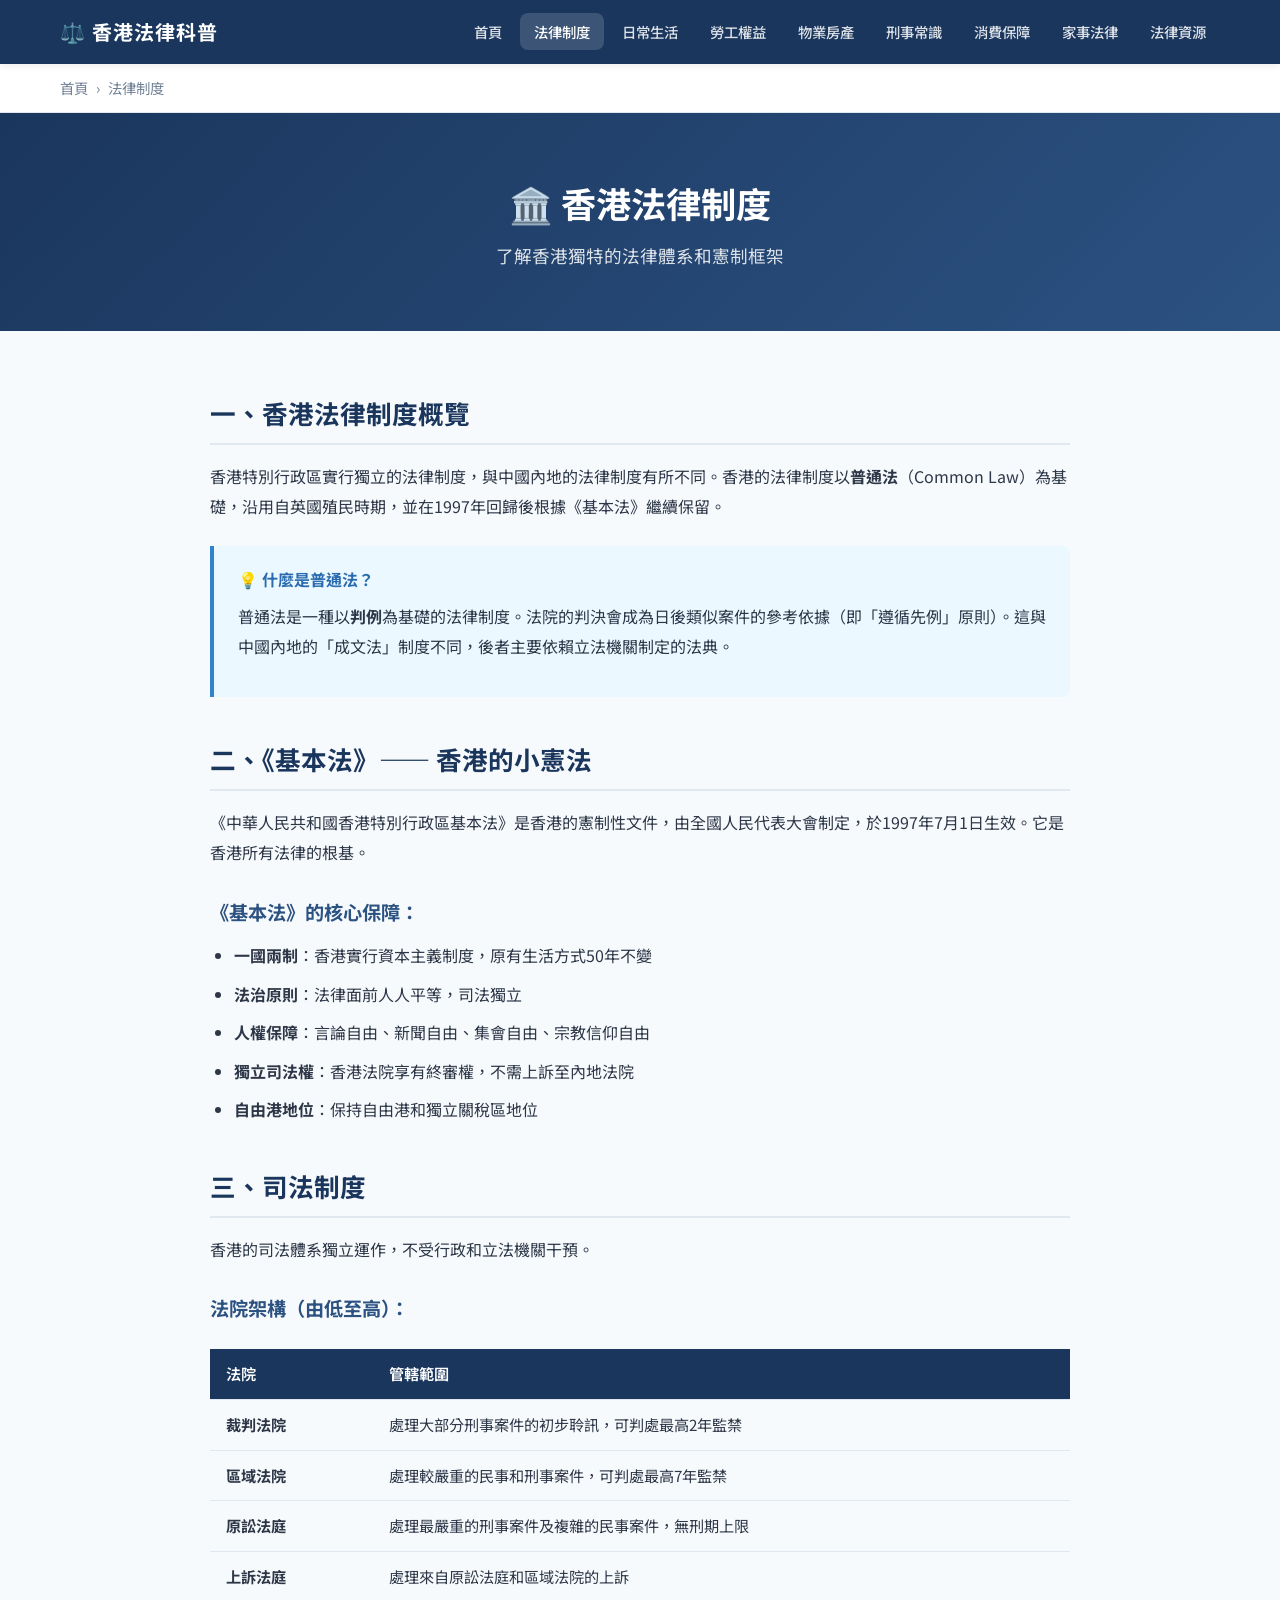
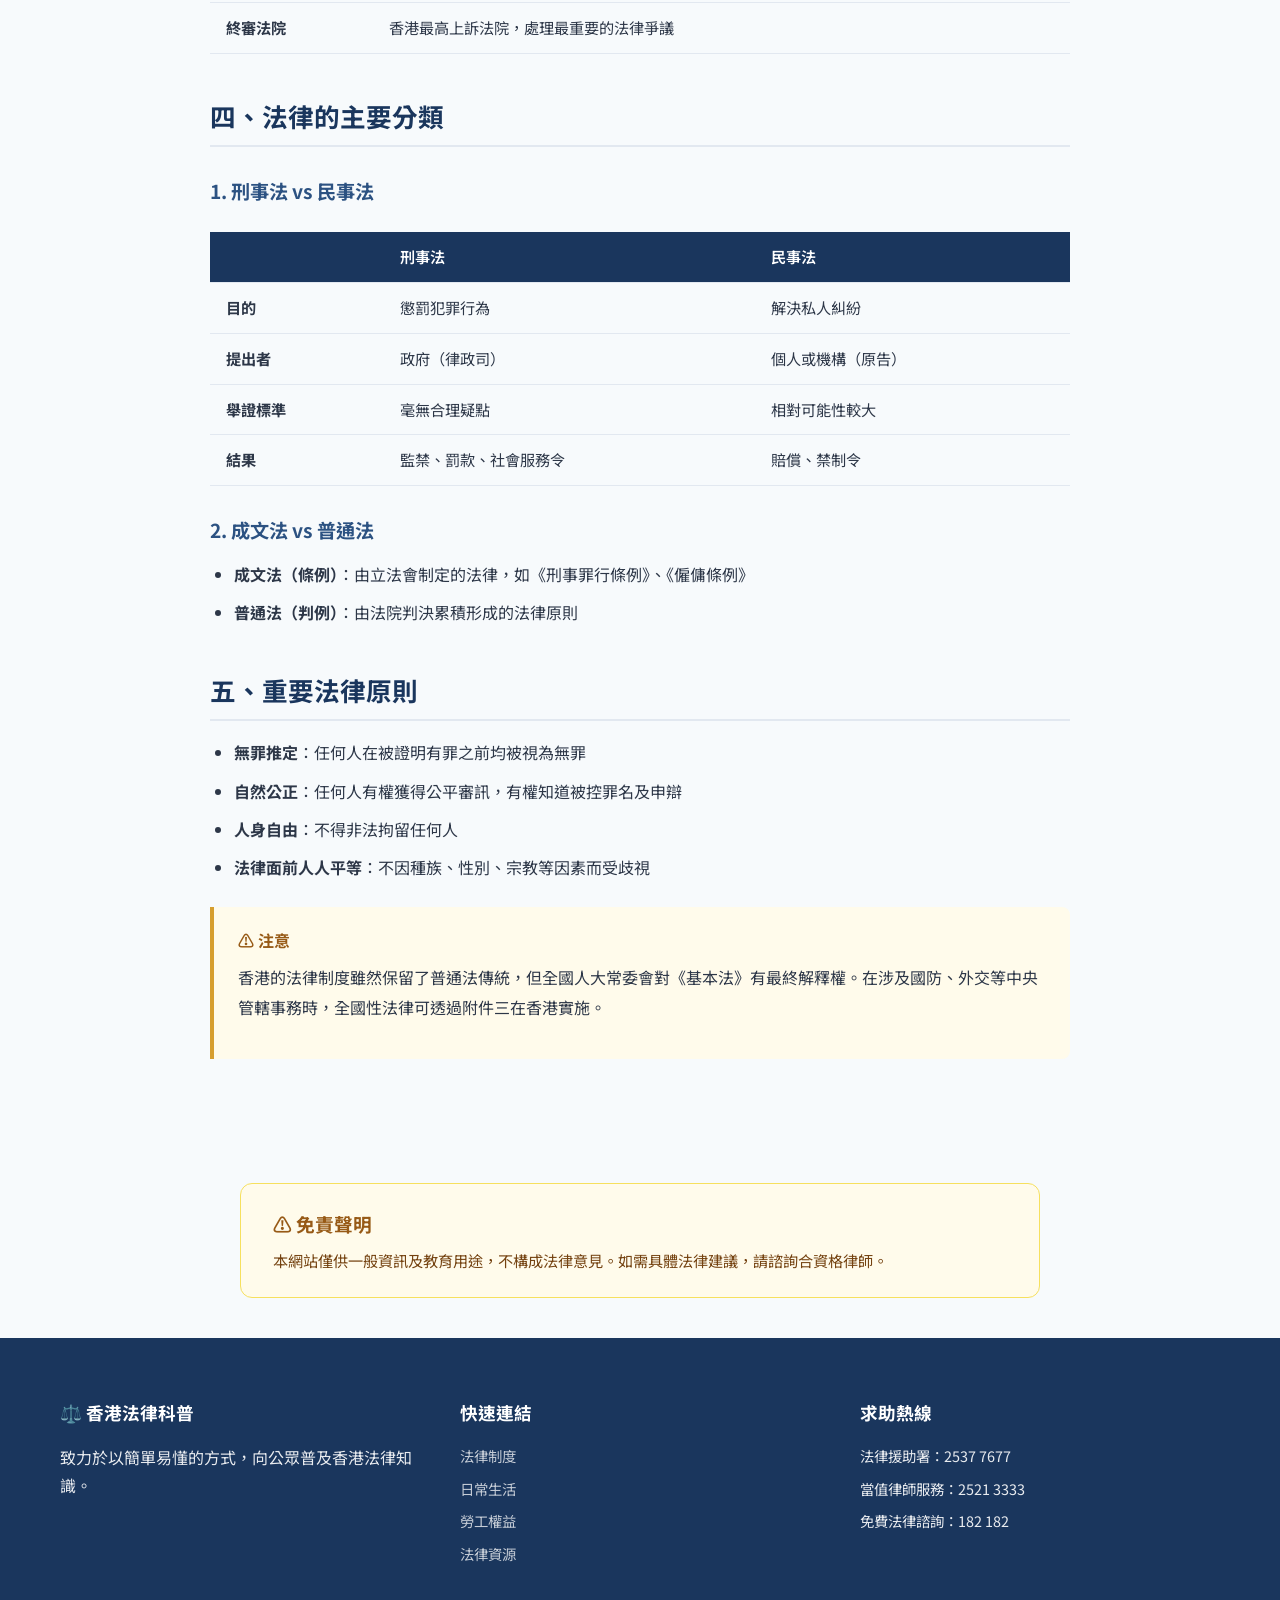
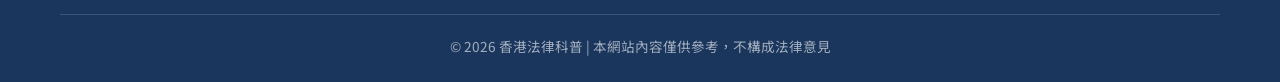
<file: pages/legal-system.html>
<!DOCTYPE html>
<html lang="zh-Hant">
<head>
  <meta charset="UTF-8">
  <meta name="viewport" content="width=device-width, initial-scale=1.0">
  <title>法律制度 - 香港法律科普</title>
  <link rel="stylesheet" href="../css/style.css">
  <link href="https://fonts.googleapis.com/css2?family=Noto+Sans+TC:wght@300;400;500;700&display=swap" rel="stylesheet">
</head>
<body>
  <nav class="navbar">
    <div class="container">
      <a href="../index.html" class="logo">⚖️ 香港法律科普</a>
      <button class="nav-toggle" id="navToggle" aria-label="選單"><span></span><span></span><span></span></button>
      <ul class="nav-links" id="navLinks">
        <li><a href="../index.html">首頁</a></li>
        <li><a href="legal-system.html" class="active">法律制度</a></li>
        <li><a href="daily-law.html">日常生活</a></li>
        <li><a href="employment.html">勞工權益</a></li>
        <li><a href="property.html">物業房產</a></li>
        <li><a href="criminal.html">刑事常識</a></li>
        <li><a href="consumer.html">消費保障</a></li>
        <li><a href="family.html">家事法律</a></li>
        <li><a href="resources.html">法律資源</a></li>
      </ul>
    </div>
  </nav>

  <div class="breadcrumb">
    <div class="container">
      <a href="../index.html">首頁</a> <span>›</span> <span>法律制度</span>
    </div>
  </div>

  <header class="page-header">
    <h1>🏛️ 香港法律制度</h1>
    <p>了解香港獨特的法律體系和憲制框架</p>
  </header>

  <section class="content-section">
    <div class="container">
      <h2>一、香港法律制度概覽</h2>
      <p>香港特別行政區實行獨立的法律制度，與中國內地的法律制度有所不同。香港的法律制度以<strong>普通法</strong>（Common Law）為基礎，沿用自英國殖民時期，並在1997年回歸後根據《基本法》繼續保留。</p>

      <div class="info-box">
        <h4>💡 什麼是普通法？</h4>
        <p>普通法是一種以<strong>判例</strong>為基礎的法律制度。法院的判決會成為日後類似案件的參考依據（即「遵循先例」原則）。這與中國內地的「成文法」制度不同，後者主要依賴立法機關制定的法典。</p>
      </div>

      <h2>二、《基本法》—— 香港的小憲法</h2>
      <p>《中華人民共和國香港特別行政區基本法》是香港的憲制性文件，由全國人民代表大會制定，於1997年7月1日生效。它是香港所有法律的根基。</p>

      <h3>《基本法》的核心保障：</h3>
      <ul>
        <li><strong>一國兩制</strong>：香港實行資本主義制度，原有生活方式50年不變</li>
        <li><strong>法治原則</strong>：法律面前人人平等，司法獨立</li>
        <li><strong>人權保障</strong>：言論自由、新聞自由、集會自由、宗教信仰自由</li>
        <li><strong>獨立司法權</strong>：香港法院享有終審權，不需上訴至內地法院</li>
        <li><strong>自由港地位</strong>：保持自由港和獨立關稅區地位</li>
      </ul>

      <h2>三、司法制度</h2>
      <p>香港的司法體系獨立運作，不受行政和立法機關干預。</p>

      <h3>法院架構（由低至高）：</h3>
      <div class="table-wrapper">
        <table>
          <thead>
            <tr>
              <th>法院</th>
              <th>管轄範圍</th>
            </tr>
          </thead>
          <tbody>
            <tr>
              <td><strong>裁判法院</strong></td>
              <td>處理大部分刑事案件的初步聆訊，可判處最高2年監禁</td>
            </tr>
            <tr>
              <td><strong>區域法院</strong></td>
              <td>處理較嚴重的民事和刑事案件，可判處最高7年監禁</td>
            </tr>
            <tr>
              <td><strong>原訟法庭</strong></td>
              <td>處理最嚴重的刑事案件及複雜的民事案件，無刑期上限</td>
            </tr>
            <tr>
              <td><strong>上訴法庭</strong></td>
              <td>處理來自原訟法庭和區域法院的上訴</td>
            </tr>
            <tr>
              <td><strong>終審法院</strong></td>
              <td>香港最高上訴法院，處理最重要的法律爭議</td>
            </tr>
          </tbody>
        </table>
      </div>

      <h2>四、法律的主要分類</h2>

      <h3>1. 刑事法 vs 民事法</h3>
      <div class="table-wrapper">
        <table>
          <thead>
            <tr>
              <th></th>
              <th>刑事法</th>
              <th>民事法</th>
            </tr>
          </thead>
          <tbody>
            <tr>
              <td><strong>目的</strong></td>
              <td>懲罰犯罪行為</td>
              <td>解決私人糾紛</td>
            </tr>
            <tr>
              <td><strong>提出者</strong></td>
              <td>政府（律政司）</td>
              <td>個人或機構（原告）</td>
            </tr>
            <tr>
              <td><strong>舉證標準</strong></td>
              <td>毫無合理疑點</td>
              <td>相對可能性較大</td>
            </tr>
            <tr>
              <td><strong>結果</strong></td>
              <td>監禁、罰款、社會服務令</td>
              <td>賠償、禁制令</td>
            </tr>
          </tbody>
        </table>
      </div>

      <h3>2. 成文法 vs 普通法</h3>
      <ul>
        <li><strong>成文法（條例）</strong>：由立法會制定的法律，如《刑事罪行條例》、《僱傭條例》</li>
        <li><strong>普通法（判例）</strong>：由法院判決累積形成的法律原則</li>
      </ul>

      <h2>五、重要法律原則</h2>
      <ul>
        <li><strong>無罪推定</strong>：任何人在被證明有罪之前均被視為無罪</li>
        <li><strong>自然公正</strong>：任何人有權獲得公平審訊，有權知道被控罪名及申辯</li>
        <li><strong>人身自由</strong>：不得非法拘留任何人</li>
        <li><strong>法律面前人人平等</strong>：不因種族、性別、宗教等因素而受歧視</li>
      </ul>

      <div class="warning-box">
        <h4>⚠️ 注意</h4>
        <p>香港的法律制度雖然保留了普通法傳統，但全國人大常委會對《基本法》有最終解釋權。在涉及國防、外交等中央管轄事務時，全國性法律可透過附件三在香港實施。</p>
      </div>
    </div>
  </section>

  <section class="disclaimer-section">
    <div class="container">
      <div class="disclaimer-box">
        <h3>⚠️ 免責聲明</h3>
        <p>本網站僅供一般資訊及教育用途，不構成法律意見。如需具體法律建議，請諮詢合資格律師。</p>
      </div>
    </div>
  </section>

  <footer class="footer">
    <div class="container">
      <div class="footer-grid">
        <div><h4>⚖️ 香港法律科普</h4><p>致力於以簡單易懂的方式，向公眾普及香港法律知識。</p></div>
        <div><h4>快速連結</h4><ul><li><a href="legal-system.html">法律制度</a></li><li><a href="daily-law.html">日常生活</a></li><li><a href="employment.html">勞工權益</a></li><li><a href="resources.html">法律資源</a></li></ul></div>
        <div><h4>求助熱線</h4><ul><li>法律援助署：2537 7677</li><li>當值律師服務：2521 3333</li><li>免費法律諮詢：182 182</li></ul></div>
      </div>
      <div class="footer-bottom"><p>© 2026 香港法律科普 | 本網站內容僅供參考，不構成法律意見</p></div>
    </div>
  </footer>
  <script src="../js/main.js"></script>
</body>
</html>
</file>
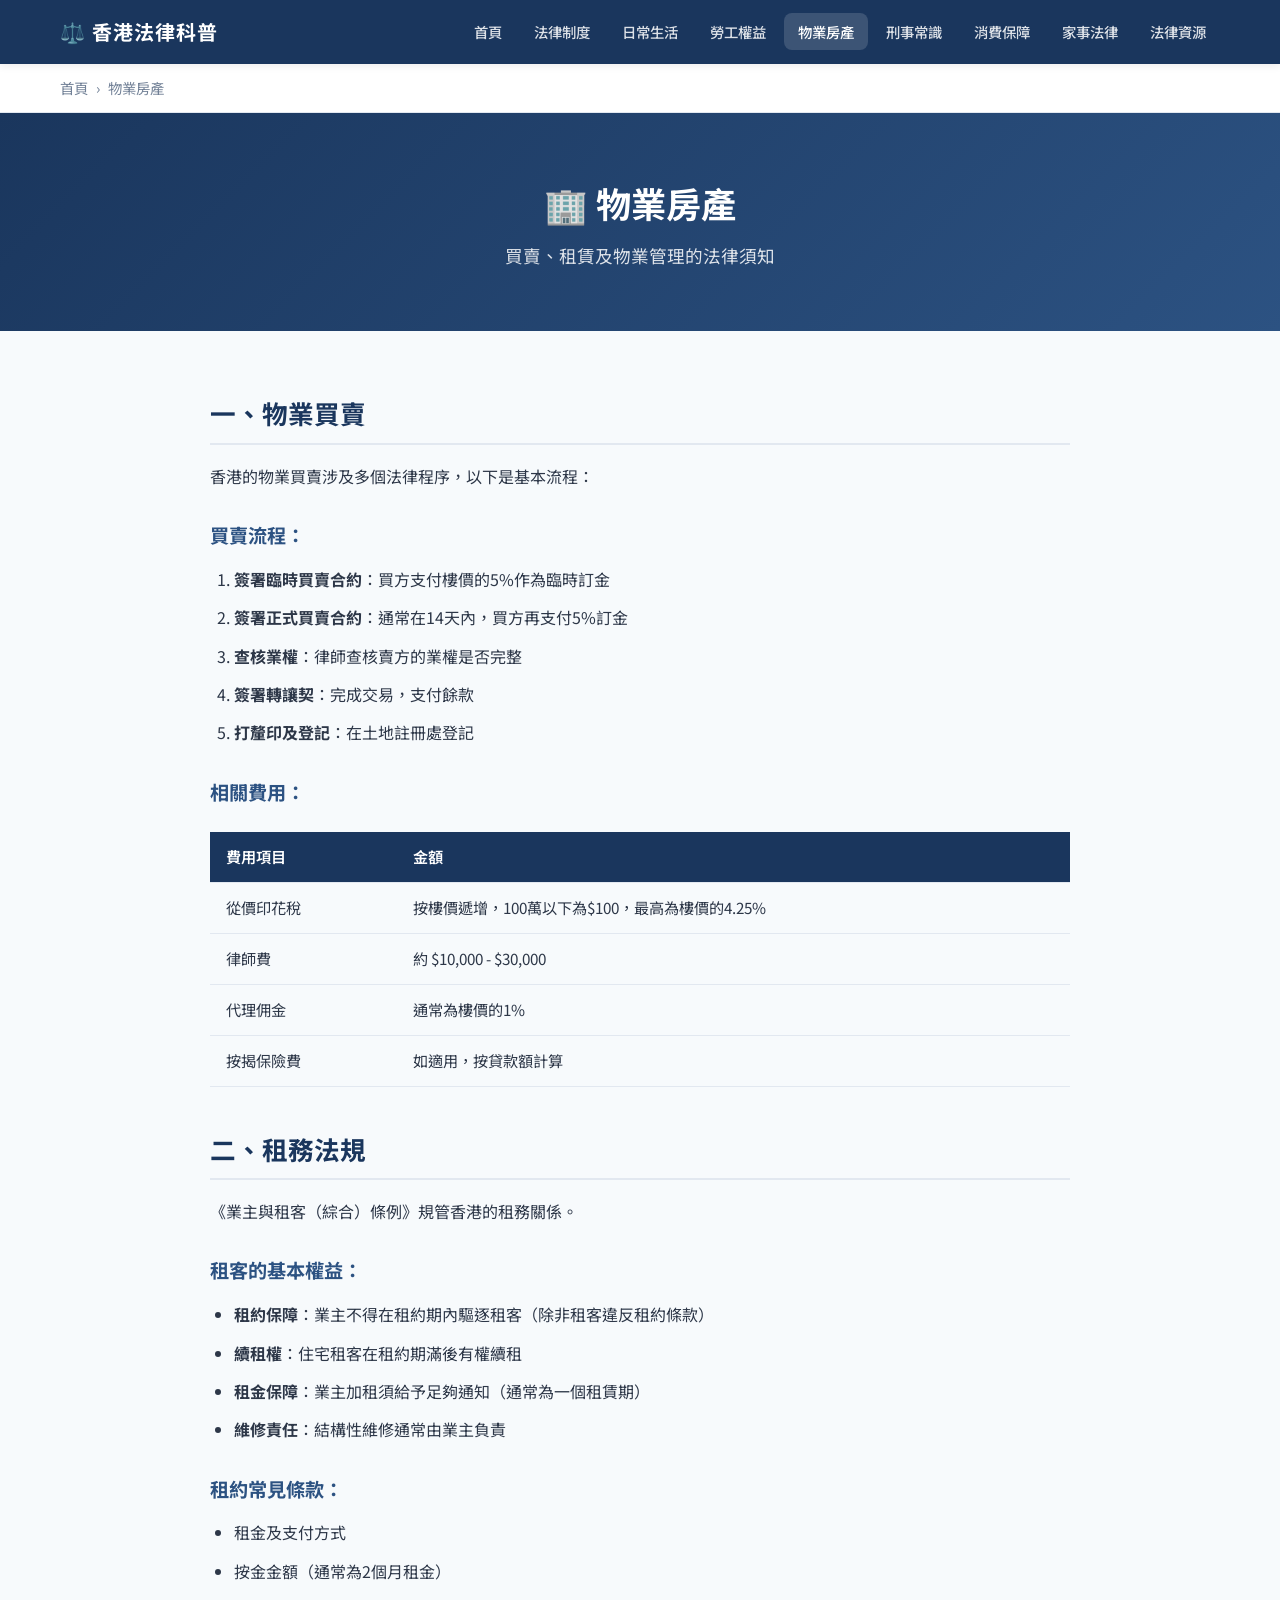
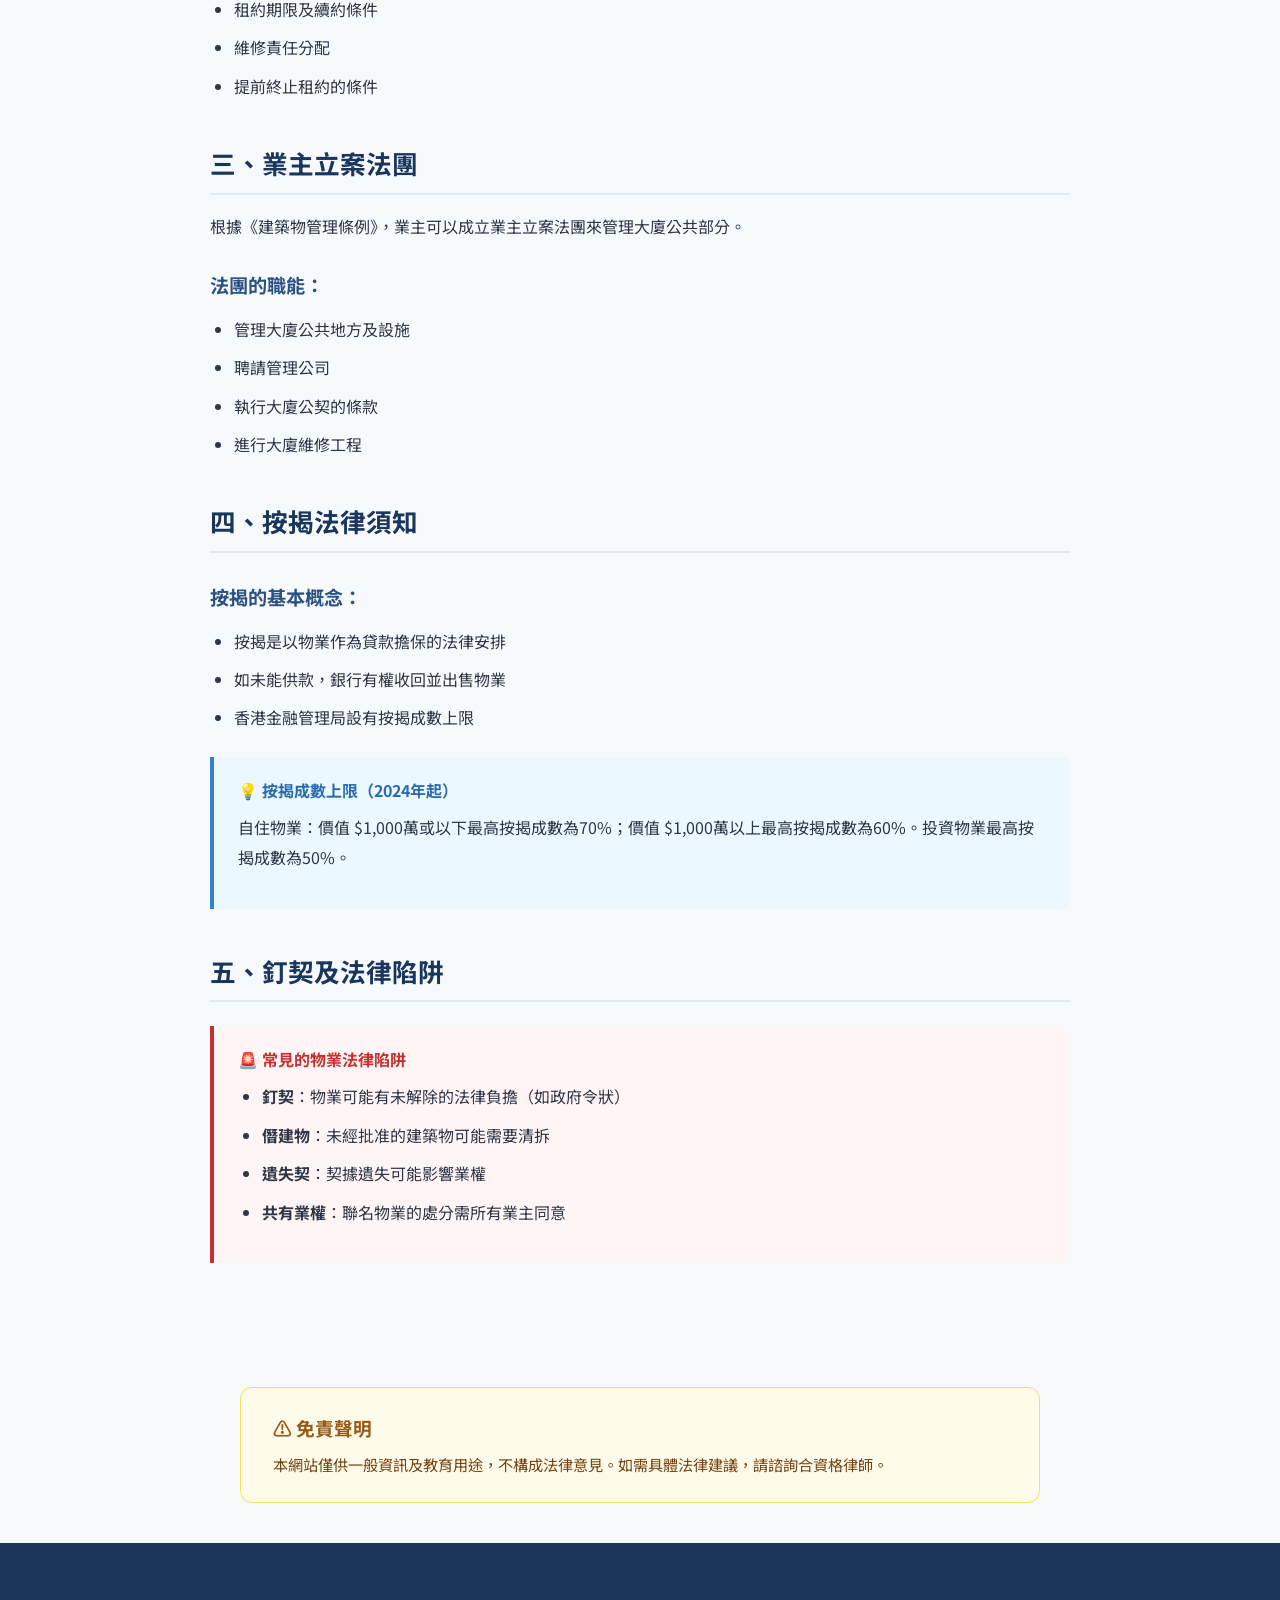
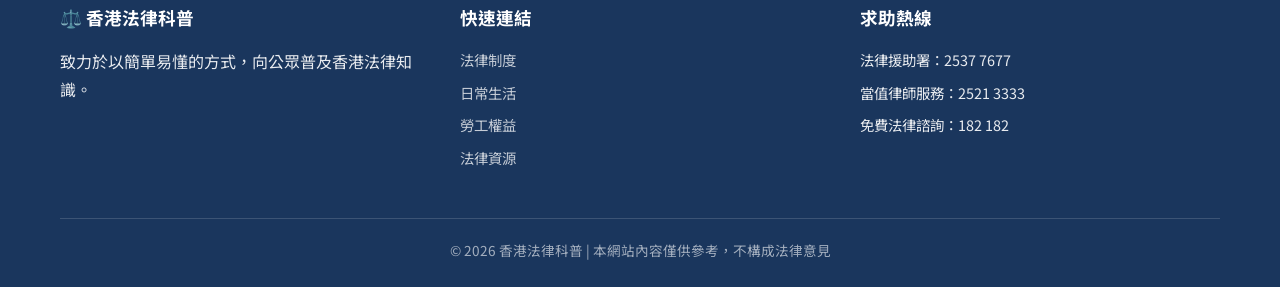
<file: pages/property.html>
<!DOCTYPE html>
<html lang="zh-Hant">
<head>
  <meta charset="UTF-8">
  <meta name="viewport" content="width=device-width, initial-scale=1.0">
  <title>物業房產 - 香港法律科普</title>
  <link rel="stylesheet" href="../css/style.css">
  <link href="https://fonts.googleapis.com/css2?family=Noto+Sans+TC:wght@300;400;500;700&display=swap" rel="stylesheet">
</head>
<body>
  <nav class="navbar">
    <div class="container">
      <a href="../index.html" class="logo">⚖️ 香港法律科普</a>
      <button class="nav-toggle" id="navToggle" aria-label="選單"><span></span><span></span><span></span></button>
      <ul class="nav-links" id="navLinks">
        <li><a href="../index.html">首頁</a></li>
        <li><a href="legal-system.html">法律制度</a></li>
        <li><a href="daily-law.html">日常生活</a></li>
        <li><a href="employment.html">勞工權益</a></li>
        <li><a href="property.html" class="active">物業房產</a></li>
        <li><a href="criminal.html">刑事常識</a></li>
        <li><a href="consumer.html">消費保障</a></li>
        <li><a href="family.html">家事法律</a></li>
        <li><a href="resources.html">法律資源</a></li>
      </ul>
    </div>
  </nav>
  <div class="breadcrumb"><div class="container"><a href="../index.html">首頁</a> <span>›</span> <span>物業房產</span></div></div>
  <header class="page-header"><h1>🏢 物業房產</h1><p>買賣、租賃及物業管理的法律須知</p></header>

  <section class="content-section"><div class="container">
    <h2>一、物業買賣</h2>
    <p>香港的物業買賣涉及多個法律程序，以下是基本流程：</p>
    <h3>買賣流程：</h3>
    <ol>
      <li><strong>簽署臨時買賣合約</strong>：買方支付樓價的5%作為臨時訂金</li>
      <li><strong>簽署正式買賣合約</strong>：通常在14天內，買方再支付5%訂金</li>
      <li><strong>查核業權</strong>：律師查核賣方的業權是否完整</li>
      <li><strong>簽署轉讓契</strong>：完成交易，支付餘款</li>
      <li><strong>打釐印及登記</strong>：在土地註冊處登記</li>
    </ol>

    <h3>相關費用：</h3>
    <div class="table-wrapper"><table>
      <thead><tr><th>費用項目</th><th>金額</th></tr></thead>
      <tbody>
        <tr><td>從價印花稅</td><td>按樓價遞增，100萬以下為$100，最高為樓價的4.25%</td></tr>
        <tr><td>律師費</td><td>約 $10,000 - $30,000</td></tr>
        <tr><td>代理佣金</td><td>通常為樓價的1%</td></tr>
        <tr><td>按揭保險費</td><td>如適用，按貸款額計算</td></tr>
      </tbody>
    </table></div>

    <h2>二、租務法規</h2>
    <p>《業主與租客（綜合）條例》規管香港的租務關係。</p>
    <h3>租客的基本權益：</h3>
    <ul>
      <li><strong>租約保障</strong>：業主不得在租約期內驅逐租客（除非租客違反租約條款）</li>
      <li><strong>續租權</strong>：住宅租客在租約期滿後有權續租</li>
      <li><strong>租金保障</strong>：業主加租須給予足夠通知（通常為一個租賃期）</li>
      <li><strong>維修責任</strong>：結構性維修通常由業主負責</li>
    </ul>

    <h3>租約常見條款：</h3>
    <ul>
      <li>租金及支付方式</li>
      <li>按金金額（通常為2個月租金）</li>
      <li>租約期限及續約條件</li>
      <li>維修責任分配</li>
      <li>提前終止租約的條件</li>
    </ul>

    <h2>三、業主立案法團</h2>
    <p>根據《建築物管理條例》，業主可以成立業主立案法團來管理大廈公共部分。</p>
    <h3>法團的職能：</h3>
    <ul>
      <li>管理大廈公共地方及設施</li>
      <li>聘請管理公司</li>
      <li>執行大廈公契的條款</li>
      <li>進行大廈維修工程</li>
    </ul>

    <h2>四、按揭法律須知</h2>
    <h3>按揭的基本概念：</h3>
    <ul>
      <li>按揭是以物業作為貸款擔保的法律安排</li>
      <li>如未能供款，銀行有權收回並出售物業</li>
      <li>香港金融管理局設有按揭成數上限</li>
    </ul>

    <div class="info-box">
      <h4>💡 按揭成數上限（2024年起）</h4>
      <p>自住物業：價值 $1,000萬或以下最高按揭成數為70%；價值 $1,000萬以上最高按揭成數為60%。投資物業最高按揭成數為50%。</p>
    </div>

    <h2>五、釘契及法律陷阱</h2>
    <div class="danger-box">
      <h4>🚨 常見的物業法律陷阱</h4>
      <ul>
        <li><strong>釘契</strong>：物業可能有未解除的法律負擔（如政府令狀）</li>
        <li><strong>僭建物</strong>：未經批准的建築物可能需要清拆</li>
        <li><strong>遺失契</strong>：契據遺失可能影響業權</li>
        <li><strong>共有業權</strong>：聯名物業的處分需所有業主同意</li>
      </ul>
    </div>

  </div></section>

  <section class="disclaimer-section"><div class="container"><div class="disclaimer-box"><h3>⚠️ 免責聲明</h3><p>本網站僅供一般資訊及教育用途，不構成法律意見。如需具體法律建議，請諮詢合資格律師。</p></div></div></section>
  <footer class="footer"><div class="container"><div class="footer-grid"><div><h4>⚖️ 香港法律科普</h4><p>致力於以簡單易懂的方式，向公眾普及香港法律知識。</p></div><div><h4>快速連結</h4><ul><li><a href="legal-system.html">法律制度</a></li><li><a href="daily-law.html">日常生活</a></li><li><a href="employment.html">勞工權益</a></li><li><a href="resources.html">法律資源</a></li></ul></div><div><h4>求助熱線</h4><ul><li>法律援助署：2537 7677</li><li>當值律師服務：2521 3333</li><li>免費法律諮詢：182 182</li></ul></div></div><div class="footer-bottom"><p>© 2026 香港法律科普 | 本網站內容僅供參考，不構成法律意見</p></div></div></footer>
  <script src="../js/main.js"></script>
</body>
</html>
</file>
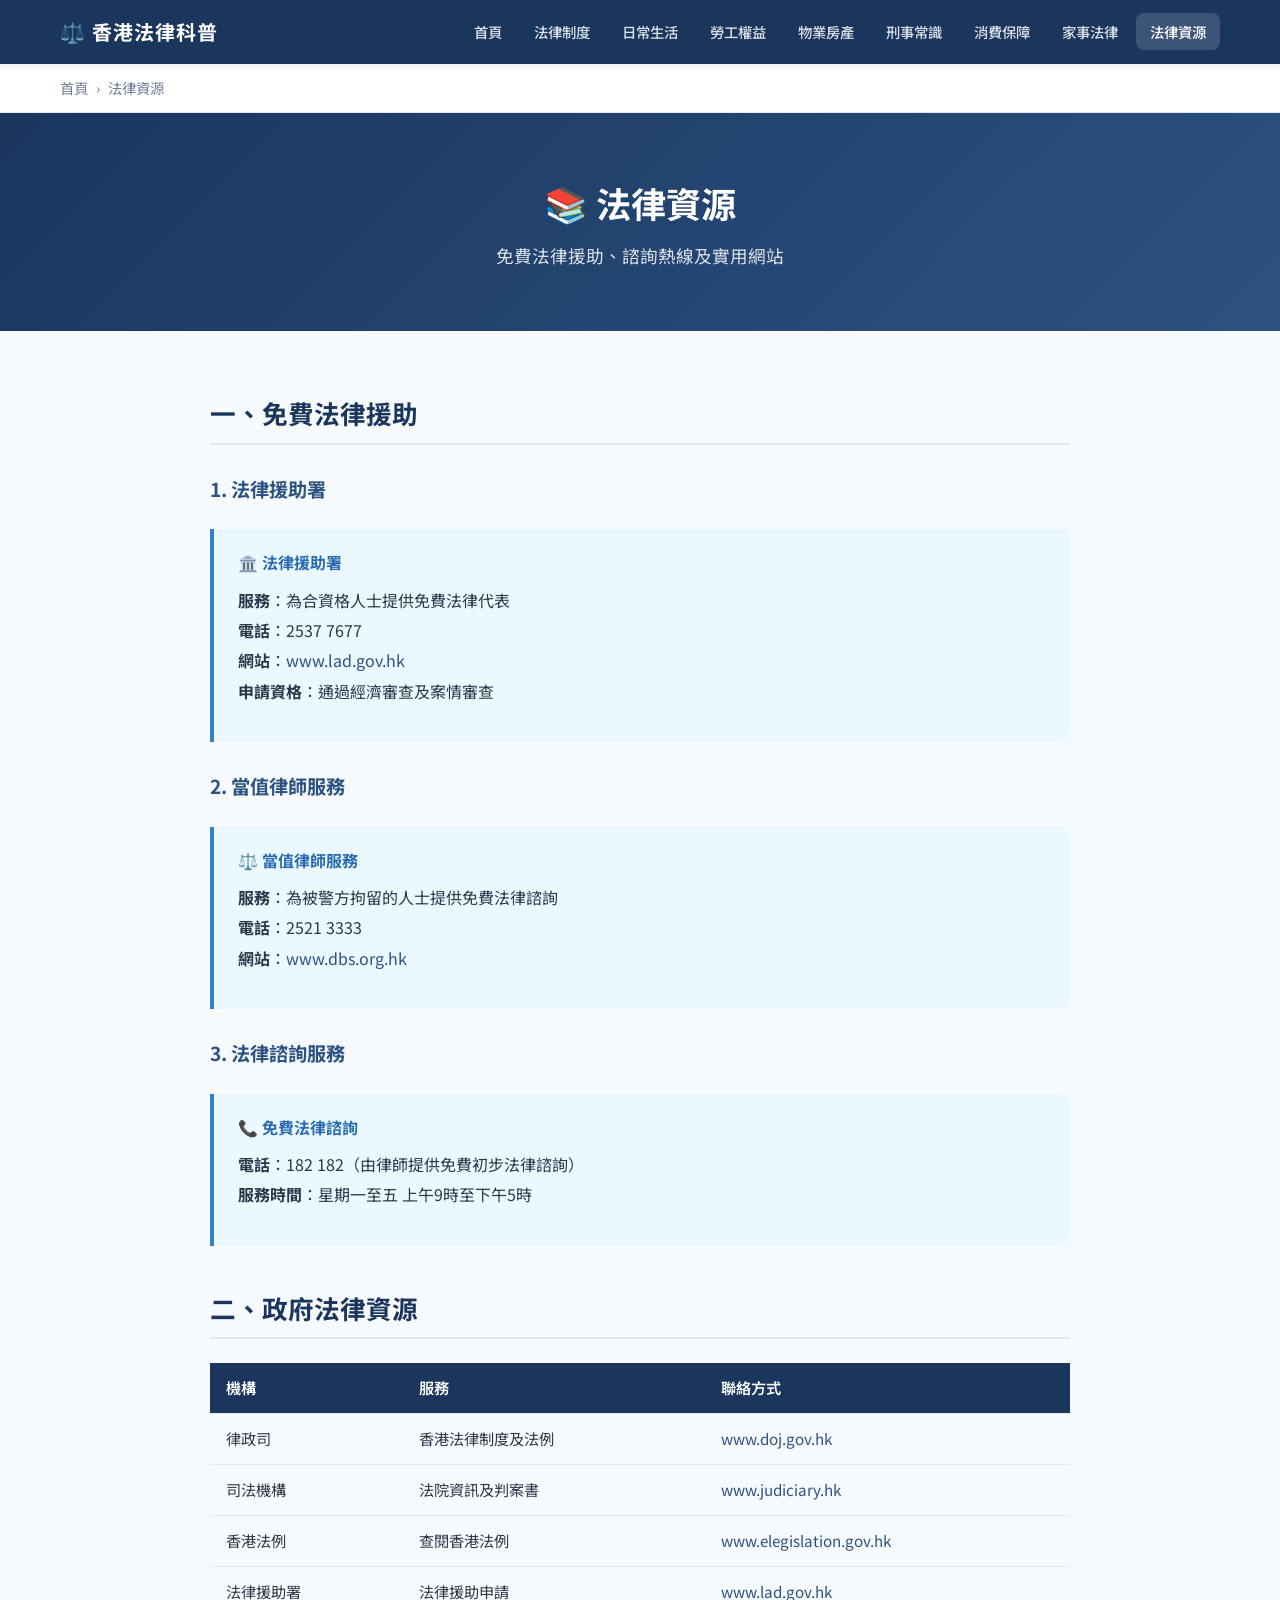
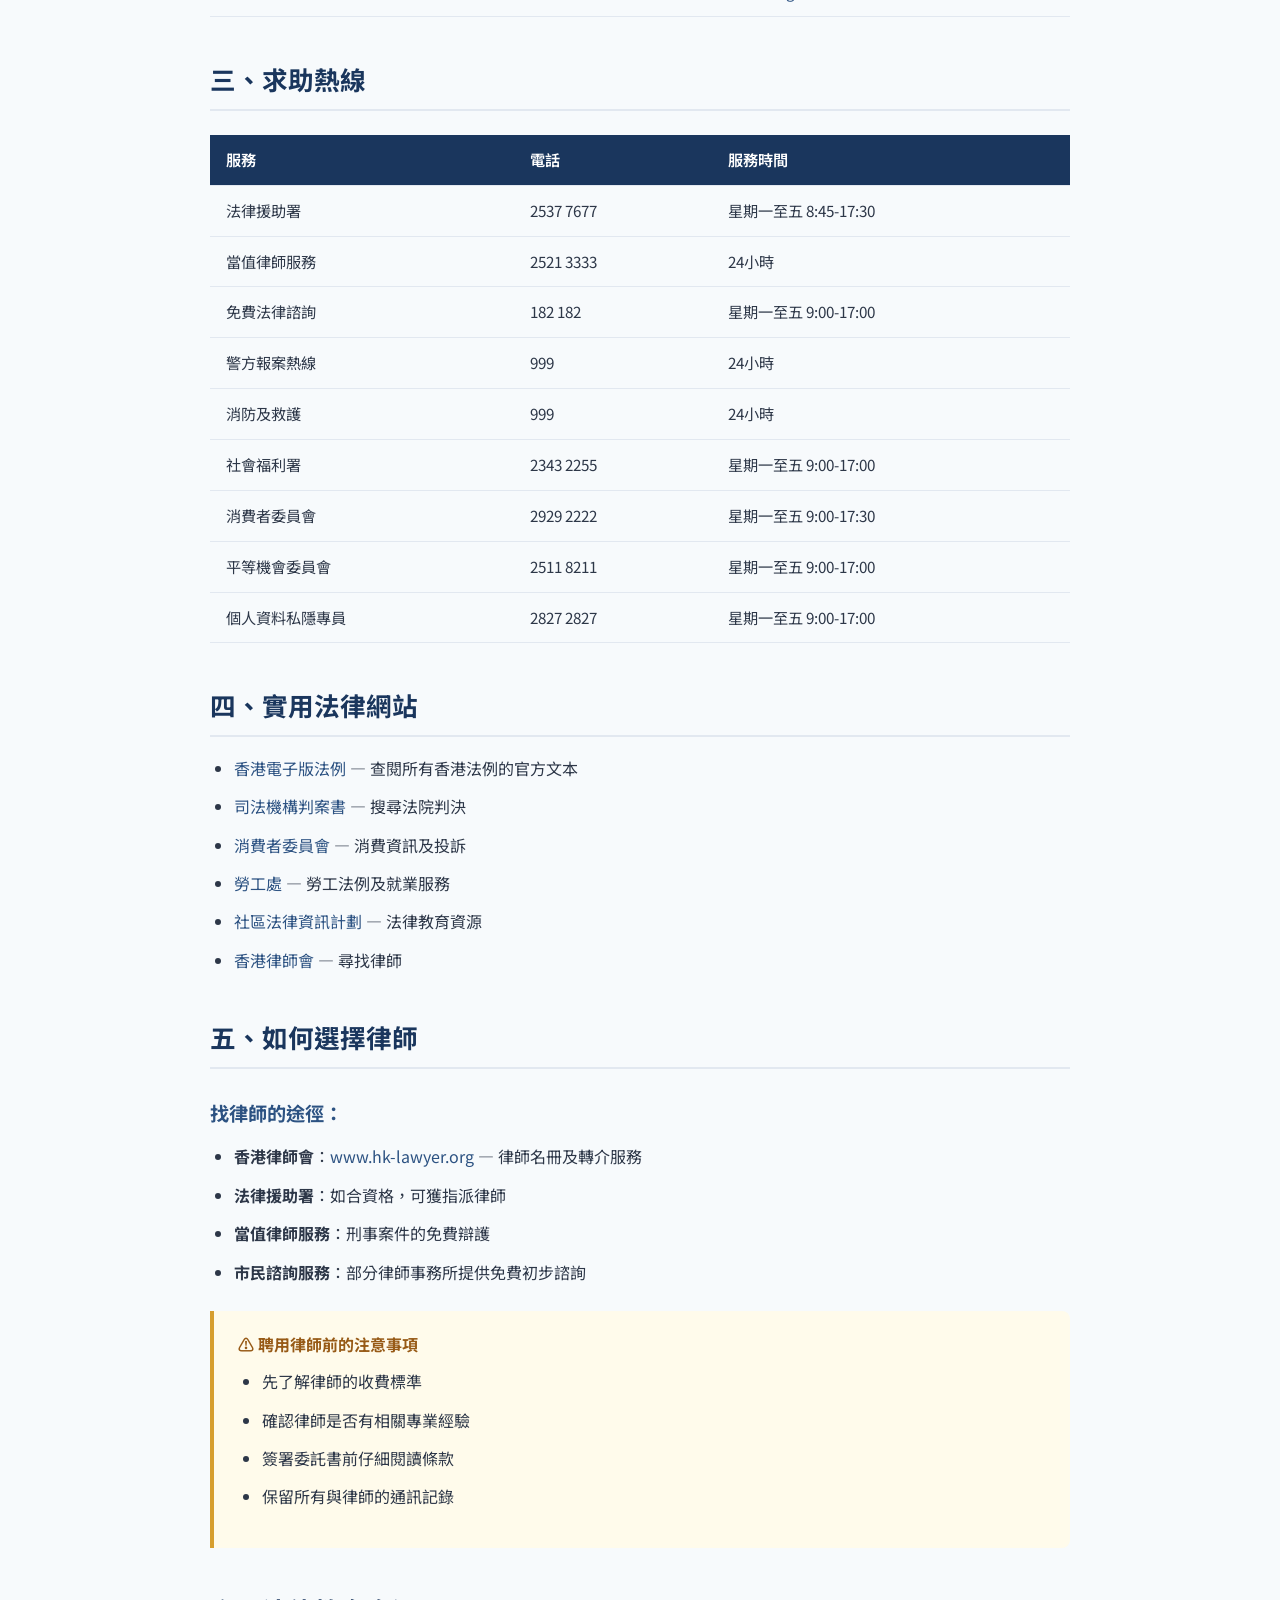
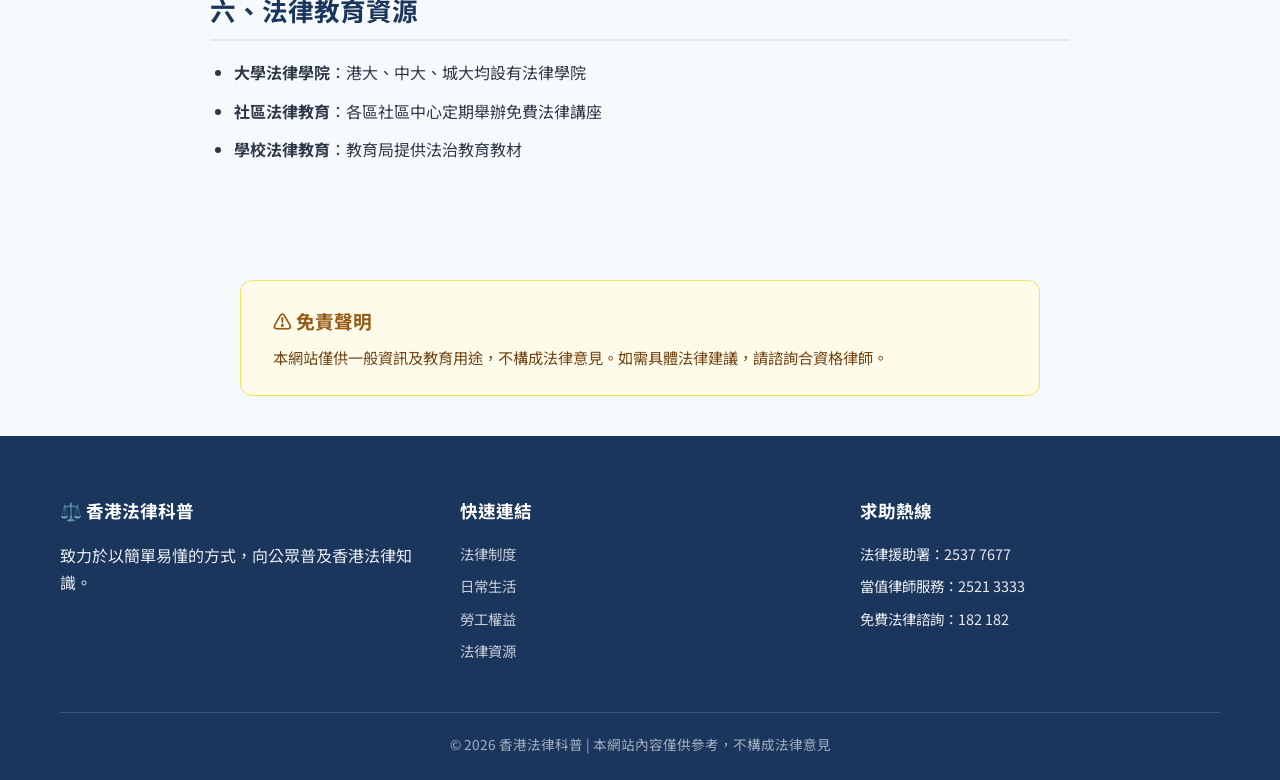
<file: pages/resources.html>
<!DOCTYPE html>
<html lang="zh-Hant">
<head>
  <meta charset="UTF-8">
  <meta name="viewport" content="width=device-width, initial-scale=1.0">
  <title>法律資源 - 香港法律科普</title>
  <link rel="stylesheet" href="../css/style.css">
  <link href="https://fonts.googleapis.com/css2?family=Noto+Sans+TC:wght@300;400;500;700&display=swap" rel="stylesheet">
</head>
<body>
  <nav class="navbar">
    <div class="container">
      <a href="../index.html" class="logo">⚖️ 香港法律科普</a>
      <button class="nav-toggle" id="navToggle" aria-label="選單"><span></span><span></span><span></span></button>
      <ul class="nav-links" id="navLinks">
        <li><a href="../index.html">首頁</a></li>
        <li><a href="legal-system.html">法律制度</a></li>
        <li><a href="daily-law.html">日常生活</a></li>
        <li><a href="employment.html">勞工權益</a></li>
        <li><a href="property.html">物業房產</a></li>
        <li><a href="criminal.html">刑事常識</a></li>
        <li><a href="consumer.html">消費保障</a></li>
        <li><a href="family.html">家事法律</a></li>
        <li><a href="resources.html" class="active">法律資源</a></li>
      </ul>
    </div>
  </nav>
  <div class="breadcrumb"><div class="container"><a href="../index.html">首頁</a> <span>›</span> <span>法律資源</span></div></div>
  <header class="page-header"><h1>📚 法律資源</h1><p>免費法律援助、諮詢熱線及實用網站</p></header>

  <section class="content-section"><div class="container">
    <h2>一、免費法律援助</h2>

    <h3>1. 法律援助署</h3>
    <div class="info-box">
      <h4>🏛️ 法律援助署</h4>
      <p><strong>服務</strong>：為合資格人士提供免費法律代表<br>
      <strong>電話</strong>：2537 7677<br>
      <strong>網站</strong>：<a href="https://www.lad.gov.hk" target="_blank">www.lad.gov.hk</a><br>
      <strong>申請資格</strong>：通過經濟審查及案情審查</p>
    </div>

    <h3>2. 當值律師服務</h3>
    <div class="info-box">
      <h4>⚖️ 當值律師服務</h4>
      <p><strong>服務</strong>：為被警方拘留的人士提供免費法律諮詢<br>
      <strong>電話</strong>：2521 3333<br>
      <strong>網站</strong>：<a href="https://www.dbs.org.hk" target="_blank">www.dbs.org.hk</a></p>
    </div>

    <h3>3. 法律諮詢服務</h3>
    <div class="info-box">
      <h4>📞 免費法律諮詢</h4>
      <p><strong>電話</strong>：182 182（由律師提供免費初步法律諮詢）<br>
      <strong>服務時間</strong>：星期一至五 上午9時至下午5時</p>
    </div>

    <h2>二、政府法律資源</h2>
    <div class="table-wrapper"><table>
      <thead><tr><th>機構</th><th>服務</th><th>聯絡方式</th></tr></thead>
      <tbody>
        <tr><td>律政司</td><td>香港法律制度及法例</td><td><a href="https://www.doj.gov.hk" target="_blank">www.doj.gov.hk</a></td></tr>
        <tr><td>司法機構</td><td>法院資訊及判案書</td><td><a href="https://www.judiciary.hk" target="_blank">www.judiciary.hk</a></td></tr>
        <tr><td>香港法例</td><td>查閱香港法例</td><td><a href="https://www.elegislation.gov.hk" target="_blank">www.elegislation.gov.hk</a></td></tr>
        <tr><td>法律援助署</td><td>法律援助申請</td><td><a href="https://www.lad.gov.hk" target="_blank">www.lad.gov.hk</a></td></tr>
      </tbody>
    </table></div>

    <h2>三、求助熱線</h2>
    <div class="table-wrapper"><table>
      <thead><tr><th>服務</th><th>電話</th><th>服務時間</th></tr></thead>
      <tbody>
        <tr><td>法律援助署</td><td>2537 7677</td><td>星期一至五 8:45-17:30</td></tr>
        <tr><td>當值律師服務</td><td>2521 3333</td><td>24小時</td></tr>
        <tr><td>免費法律諮詢</td><td>182 182</td><td>星期一至五 9:00-17:00</td></tr>
        <tr><td>警方報案熱線</td><td>999</td><td>24小時</td></tr>
        <tr><td>消防及救護</td><td>999</td><td>24小時</td></tr>
        <tr><td>社會福利署</td><td>2343 2255</td><td>星期一至五 9:00-17:00</td></tr>
        <tr><td>消費者委員會</td><td>2929 2222</td><td>星期一至五 9:00-17:30</td></tr>
        <tr><td>平等機會委員會</td><td>2511 8211</td><td>星期一至五 9:00-17:00</td></tr>
        <tr><td>個人資料私隱專員</td><td>2827 2827</td><td>星期一至五 9:00-17:00</td></tr>
      </tbody>
    </table></div>

    <h2>四、實用法律網站</h2>
    <ul>
      <li><a href="https://www.elegislation.gov.hk" target="_blank">香港電子版法例</a> — 查閱所有香港法例的官方文本</li>
      <li><a href="https://www.judiciary.hk" target="_blank">司法機構判案書</a> — 搜尋法院判決</li>
      <li><a href="https://www.consumer.org.hk" target="_blank">消費者委員會</a> — 消費資訊及投訴</li>
      <li><a href="https://www.labour.gov.hk" target="_blank">勞工處</a> — 勞工法例及就業服務</li>
      <li><a href="https://www.als.org.hk" target="_blank">社區法律資訊計劃</a> — 法律教育資源</li>
      <li><a href="https://www.hk-lawyer.org" target="_blank">香港律師會</a> — 尋找律師</li>
    </ul>

    <h2>五、如何選擇律師</h2>
    <h3>找律師的途徑：</h3>
    <ul>
      <li><strong>香港律師會</strong>：<a href="https://www.hk-lawyer.org" target="_blank">www.hk-lawyer.org</a> — 律師名冊及轉介服務</li>
      <li><strong>法律援助署</strong>：如合資格，可獲指派律師</li>
      <li><strong>當值律師服務</strong>：刑事案件的免費辯護</li>
      <li><strong>市民諮詢服務</strong>：部分律師事務所提供免費初步諮詢</li>
    </ul>

    <div class="warning-box">
      <h4>⚠️ 聘用律師前的注意事項</h4>
      <ul>
        <li>先了解律師的收費標準</li>
        <li>確認律師是否有相關專業經驗</li>
        <li>簽署委託書前仔細閱讀條款</li>
        <li>保留所有與律師的通訊記錄</li>
      </ul>
    </div>

    <h2>六、法律教育資源</h2>
    <ul>
      <li><strong>大學法律學院</strong>：港大、中大、城大均設有法律學院</li>
      <li><strong>社區法律教育</strong>：各區社區中心定期舉辦免費法律講座</li>
      <li><strong>學校法律教育</strong>：教育局提供法治教育教材</li>
    </ul>

  </div></section>

  <section class="disclaimer-section"><div class="container"><div class="disclaimer-box"><h3>⚠️ 免責聲明</h3><p>本網站僅供一般資訊及教育用途，不構成法律意見。如需具體法律建議，請諮詢合資格律師。</p></div></div></section>
  <footer class="footer"><div class="container"><div class="footer-grid"><div><h4>⚖️ 香港法律科普</h4><p>致力於以簡單易懂的方式，向公眾普及香港法律知識。</p></div><div><h4>快速連結</h4><ul><li><a href="legal-system.html">法律制度</a></li><li><a href="daily-law.html">日常生活</a></li><li><a href="employment.html">勞工權益</a></li><li><a href="resources.html">法律資源</a></li></ul></div><div><h4>求助熱線</h4><ul><li>法律援助署：2537 7677</li><li>當值律師服務：2521 3333</li><li>免費法律諮詢：182 182</li></ul></div></div><div class="footer-bottom"><p>© 2026 香港法律科普 | 本網站內容僅供參考，不構成法律意見</p></div></div></footer>
  <script src="../js/main.js"></script>
</body>
</html>
</file>
<file: css/style.css>
/* ===== Variables ===== */
:root {
  --primary: #1a365d;
  --primary-light: #2c5282;
  --accent: #c53030;
  --accent-light: #e53e3e;
  --gold: #d69e2e;
  --bg: #f7fafc;
  --bg-white: #ffffff;
  --text: #2d3748;
  --text-light: #718096;
  --border: #e2e8f0;
  --shadow: 0 2px 8px rgba(0,0,0,0.08);
  --shadow-lg: 0 8px 24px rgba(0,0,0,0.12);
  --radius: 12px;
  --radius-sm: 8px;
  --max-width: 1200px;
  --font: 'Noto Sans TC', -apple-system, BlinkMacSystemFont, 'Segoe UI', sans-serif;
}

/* ===== Reset & Base ===== */
*, *::before, *::after { box-sizing: border-box; margin: 0; padding: 0; }

html { scroll-behavior: smooth; }

body {
  font-family: var(--font);
  color: var(--text);
  background: var(--bg);
  line-height: 1.7;
  font-size: 16px;
}

a { color: var(--primary-light); text-decoration: none; transition: color 0.2s; }
a:hover { color: var(--accent); }

img { max-width: 100%; }

.container {
  max-width: var(--max-width);
  margin: 0 auto;
  padding: 0 20px;
}

/* ===== Navbar ===== */
.navbar {
  background: var(--primary);
  color: #fff;
  position: sticky;
  top: 0;
  z-index: 1000;
  box-shadow: var(--shadow);
}

.navbar .container {
  display: flex;
  align-items: center;
  justify-content: space-between;
  height: 64px;
}

.logo {
  color: #fff !important;
  font-size: 1.25rem;
  font-weight: 700;
  letter-spacing: 1px;
}

.nav-links {
  display: flex;
  list-style: none;
  gap: 4px;
}

.nav-links a {
  color: rgba(255,255,255,0.85);
  padding: 8px 14px;
  border-radius: var(--radius-sm);
  font-size: 0.9rem;
  font-weight: 500;
  transition: all 0.2s;
}

.nav-links a:hover,
.nav-links a.active {
  background: rgba(255,255,255,0.15);
  color: #fff;
}

.nav-toggle {
  display: none;
  background: none;
  border: none;
  cursor: pointer;
  padding: 8px;
}

.nav-toggle span {
  display: block;
  width: 24px;
  height: 2px;
  background: #fff;
  margin: 5px 0;
  transition: 0.3s;
}

/* ===== Hero ===== */
.hero {
  background: linear-gradient(135deg, var(--primary) 0%, var(--primary-light) 50%, #2b6cb0 100%);
  color: #fff;
  padding: 100px 20px;
  text-align: center;
}

.hero h1 {
  font-size: 3rem;
  font-weight: 700;
  margin-bottom: 12px;
  letter-spacing: 2px;
}

.hero-subtitle {
  font-size: 1.3rem;
  color: var(--gold);
  font-weight: 500;
  margin-bottom: 20px;
}

.hero-desc {
  font-size: 1.1rem;
  color: rgba(255,255,255,0.9);
  max-width: 600px;
  margin: 0 auto 32px;
  line-height: 1.8;
}

/* ===== Buttons ===== */
.btn {
  display: inline-block;
  padding: 14px 32px;
  border-radius: var(--radius-sm);
  font-weight: 600;
  font-size: 1rem;
  transition: all 0.2s;
  cursor: pointer;
}

.btn-primary {
  background: var(--accent);
  color: #fff;
}

.btn-primary:hover {
  background: var(--accent-light);
  color: #fff;
  transform: translateY(-2px);
  box-shadow: var(--shadow-lg);
}

/* ===== Section Titles ===== */
.section-title {
  font-size: 2rem;
  font-weight: 700;
  text-align: center;
  margin-bottom: 48px;
  color: var(--primary);
  position: relative;
}

.section-title::after {
  content: '';
  display: block;
  width: 60px;
  height: 3px;
  background: var(--accent);
  margin: 12px auto 0;
  border-radius: 2px;
}

/* ===== Topic Cards ===== */
.topics {
  padding: 80px 20px;
}

.card-grid {
  display: grid;
  grid-template-columns: repeat(auto-fit, minmax(260px, 1fr));
  gap: 24px;
}

.topic-card {
  background: var(--bg-white);
  border-radius: var(--radius);
  padding: 32px 24px;
  text-align: center;
  box-shadow: var(--shadow);
  transition: all 0.3s;
  border: 1px solid var(--border);
  color: var(--text);
}

.topic-card:hover {
  transform: translateY(-6px);
  box-shadow: var(--shadow-lg);
  border-color: var(--primary-light);
  color: var(--text);
}

.card-icon {
  font-size: 2.5rem;
  display: block;
  margin-bottom: 16px;
}

.topic-card h3 {
  font-size: 1.2rem;
  font-weight: 700;
  margin-bottom: 10px;
  color: var(--primary);
}

.topic-card p {
  color: var(--text-light);
  font-size: 0.95rem;
}

/* ===== Facts Section ===== */
.did-you-know {
  background: var(--bg-white);
  padding: 80px 20px;
}

.facts-grid {
  display: grid;
  grid-template-columns: repeat(auto-fit, minmax(260px, 1fr));
  gap: 24px;
}

.fact-card {
  background: var(--bg);
  border-radius: var(--radius);
  padding: 32px 24px;
  border-left: 4px solid var(--accent);
  position: relative;
}

.fact-number {
  font-size: 3rem;
  font-weight: 700;
  color: var(--border);
  position: absolute;
  top: 16px;
  right: 20px;
  line-height: 1;
}

.fact-card p {
  font-size: 1rem;
  line-height: 1.8;
}

.fact-card strong {
  color: var(--primary);
}

/* ===== Disclaimer ===== */
.disclaimer-section {
  padding: 40px 20px;
}

.disclaimer-box {
  background: #fffbeb;
  border: 1px solid #f6e05e;
  border-radius: var(--radius);
  padding: 24px 32px;
  max-width: 800px;
  margin: 0 auto;
}

.disclaimer-box h3 {
  margin-bottom: 8px;
  color: #975a16;
}

.disclaimer-box p {
  color: #744210;
  font-size: 0.95rem;
}

/* ===== Footer ===== */
.footer {
  background: var(--primary);
  color: rgba(255,255,255,0.9);
  padding: 60px 20px 24px;
}

.footer-grid {
  display: grid;
  grid-template-columns: repeat(auto-fit, minmax(220px, 1fr));
  gap: 40px;
  margin-bottom: 40px;
}

.footer h4 {
  font-size: 1.1rem;
  margin-bottom: 16px;
  color: #fff;
}

.footer ul {
  list-style: none;
}

.footer li {
  margin-bottom: 8px;
  font-size: 0.9rem;
}

.footer a {
  color: rgba(255,255,255,0.75);
}

.footer a:hover {
  color: #fff;
}

.footer-bottom {
  border-top: 1px solid rgba(255,255,255,0.15);
  padding-top: 20px;
  text-align: center;
  font-size: 0.85rem;
  color: rgba(255,255,255,0.6);
}

/* ===== Page Content ===== */
.page-header {
  background: linear-gradient(135deg, var(--primary) 0%, var(--primary-light) 100%);
  color: #fff;
  padding: 60px 20px;
  text-align: center;
}

.page-header h1 {
  font-size: 2.2rem;
  margin-bottom: 8px;
}

.page-header p {
  font-size: 1.1rem;
  color: rgba(255,255,255,0.85);
}

.breadcrumb {
  background: var(--bg-white);
  padding: 12px 0;
  border-bottom: 1px solid var(--border);
  font-size: 0.9rem;
}

.breadcrumb .container {
  display: flex;
  align-items: center;
  gap: 8px;
}

.breadcrumb a { color: var(--text-light); }
.breadcrumb a:hover { color: var(--primary); }
.breadcrumb span { color: var(--text-light); }

.content-section {
  padding: 60px 20px;
}

.content-section .container {
  max-width: 900px;
}

.content-section h2 {
  font-size: 1.6rem;
  color: var(--primary);
  margin: 40px 0 16px;
  padding-bottom: 8px;
  border-bottom: 2px solid var(--border);
}

.content-section h2:first-child { margin-top: 0; }

.content-section h3 {
  font-size: 1.2rem;
  color: var(--primary-light);
  margin: 28px 0 12px;
}

.content-section p {
  margin-bottom: 16px;
  line-height: 1.9;
}

.content-section ul,
.content-section ol {
  margin: 0 0 16px 24px;
  line-height: 1.9;
}

.content-section li {
  margin-bottom: 8px;
}

.info-box {
  background: #ebf8ff;
  border-left: 4px solid #3182ce;
  border-radius: 0 var(--radius-sm) var(--radius-sm) 0;
  padding: 20px 24px;
  margin: 24px 0;
}

.info-box h4 {
  color: #2b6cb0;
  margin-bottom: 8px;
}

.warning-box {
  background: #fffbeb;
  border-left: 4px solid #d69e2e;
  border-radius: 0 var(--radius-sm) var(--radius-sm) 0;
  padding: 20px 24px;
  margin: 24px 0;
}

.warning-box h4 {
  color: #975a16;
  margin-bottom: 8px;
}

.danger-box {
  background: #fff5f5;
  border-left: 4px solid var(--accent);
  border-radius: 0 var(--radius-sm) var(--radius-sm) 0;
  padding: 20px 24px;
  margin: 24px 0;
}

.danger-box h4 {
  color: var(--accent);
  margin-bottom: 8px;
}

/* ===== Table ===== */
.table-wrapper {
  overflow-x: auto;
  margin: 24px 0;
}

table {
  width: 100%;
  border-collapse: collapse;
  font-size: 0.95rem;
}

th, td {
  padding: 12px 16px;
  text-align: left;
  border-bottom: 1px solid var(--border);
}

th {
  background: var(--primary);
  color: #fff;
  font-weight: 600;
}

tr:nth-child(even) {
  background: var(--bg);
}

/* ===== Responsive ===== */
@media (max-width: 768px) {
  .nav-toggle { display: block; }

  .nav-links {
    display: none;
    position: absolute;
    top: 64px;
    left: 0;
    right: 0;
    background: var(--primary);
    flex-direction: column;
    padding: 16px;
    box-shadow: var(--shadow-lg);
  }

  .nav-links.active { display: flex; }

  .nav-links a {
    padding: 12px 16px;
    display: block;
  }

  .hero { padding: 60px 20px; }
  .hero h1 { font-size: 2rem; }
  .hero-subtitle { font-size: 1.1rem; }

  .section-title { font-size: 1.6rem; }

  .page-header { padding: 40px 20px; }
  .page-header h1 { font-size: 1.6rem; }

  .footer-grid { grid-template-columns: 1fr; }
}
</file>
